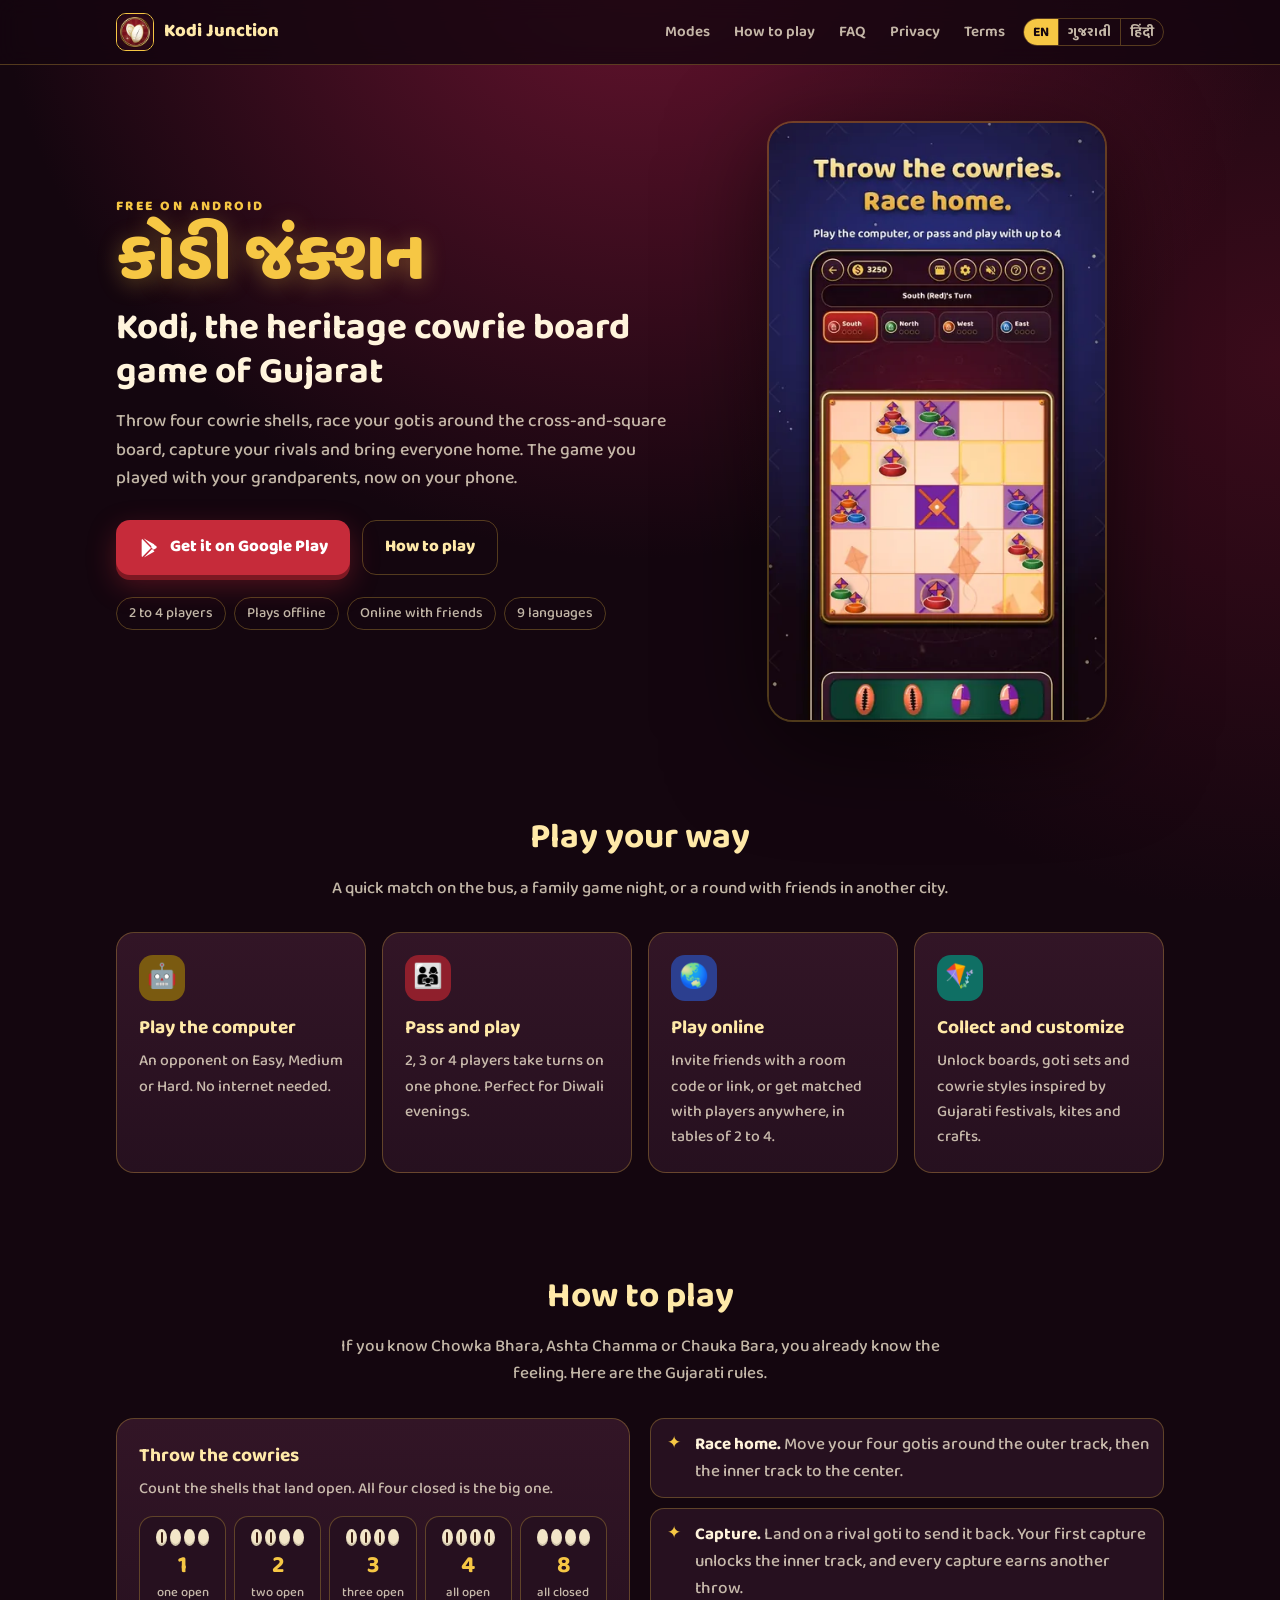
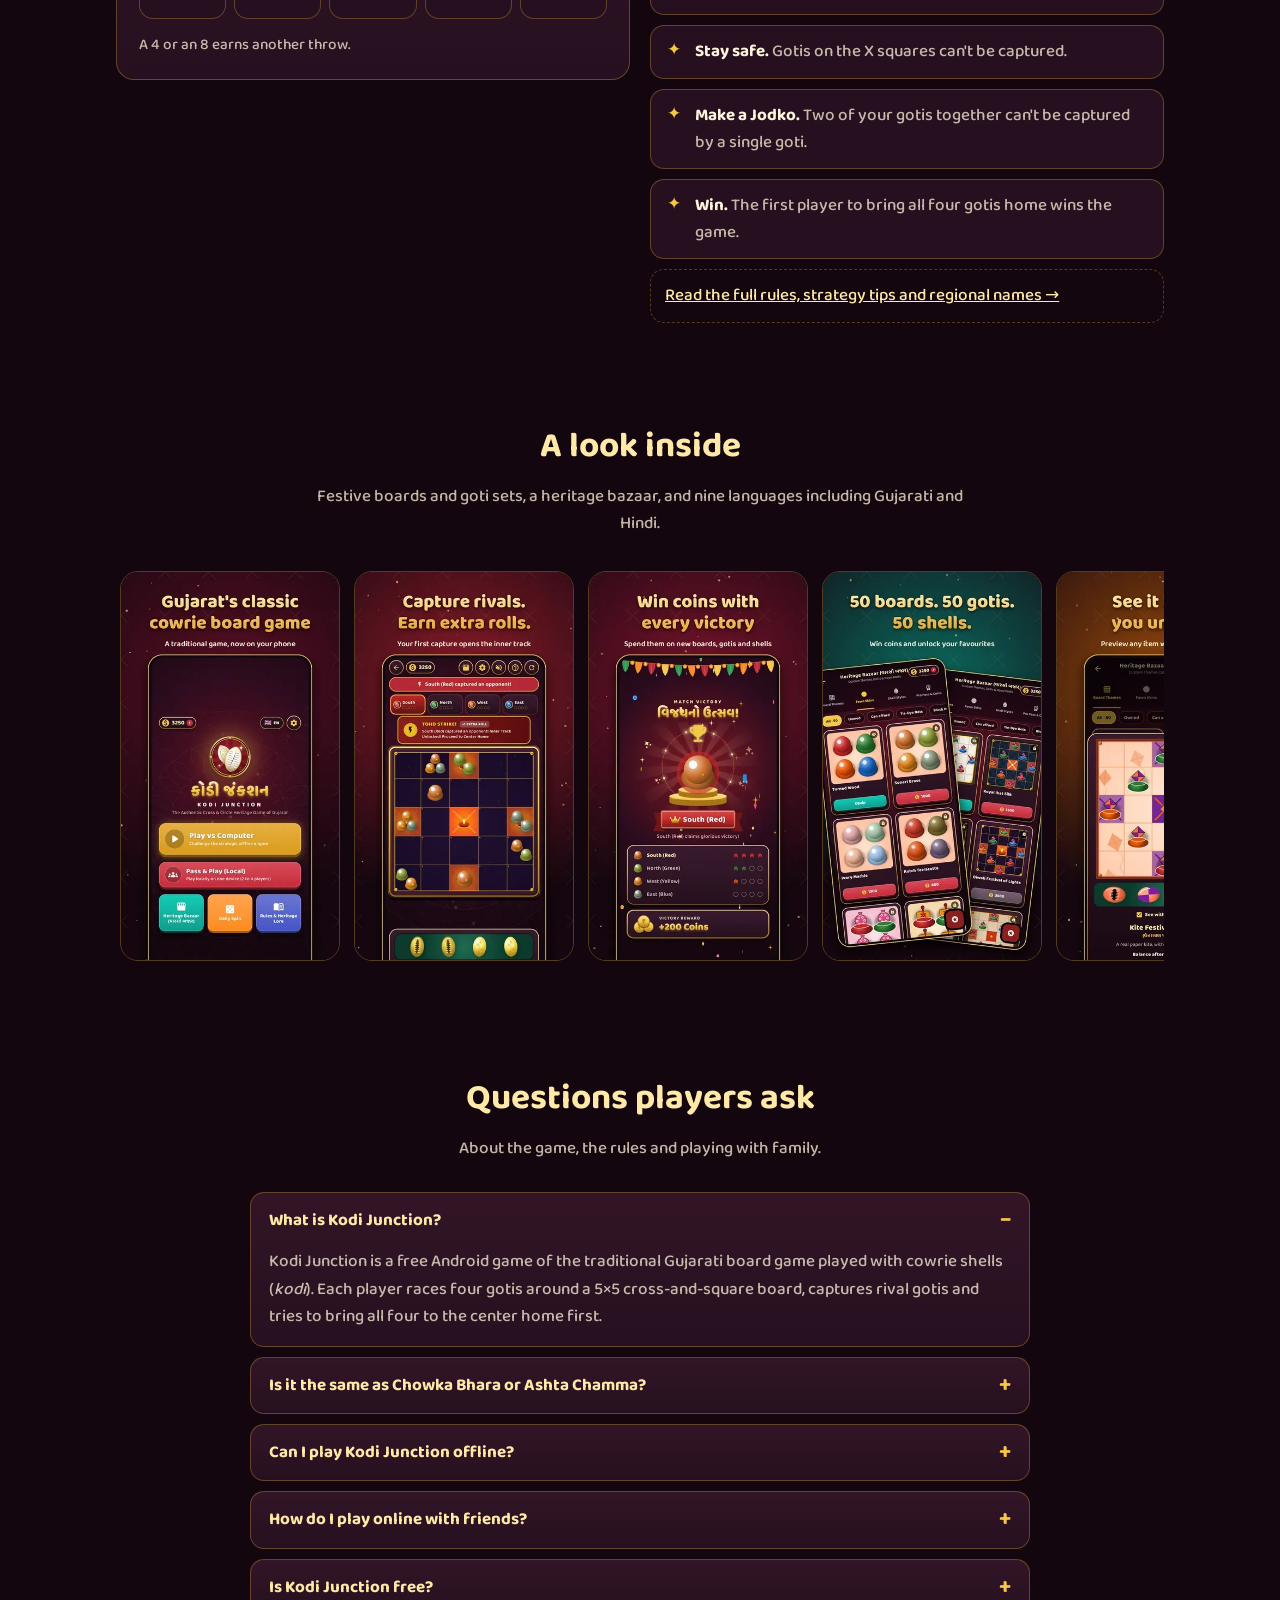
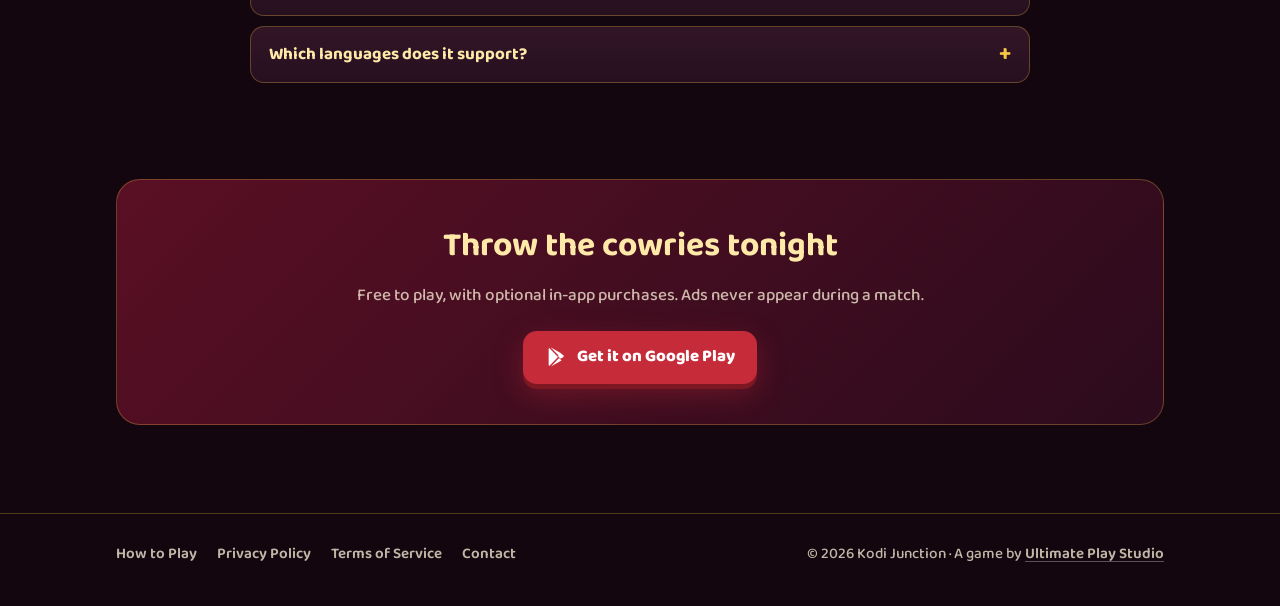
<file: index.html>
<!DOCTYPE html>
<html lang="en">
<head>
<meta charset="utf-8">
<meta name="viewport" content="width=device-width, initial-scale=1">
<title>Kodi Junction – Gujarati Cowrie Board Game | Chowka Bhara</title>
<meta name="description" content="Kodi Junction is the free Gujarati cowrie board game, like Chowka Bhara and Ashta Chamma. Play the computer, pass and play, or online with 2 to 4 players.">
<link rel="canonical" href="https://kodijunction.com/">
<link rel="alternate" hreflang="en" href="https://kodijunction.com/">
<link rel="alternate" hreflang="gu" href="https://kodijunction.com/gu/">
<link rel="alternate" hreflang="hi" href="https://kodijunction.com/hi/">
<link rel="alternate" hreflang="x-default" href="https://kodijunction.com/">
<meta name="robots" content="index, follow, max-image-preview:large">
<meta name="theme-color" content="#14060f">
<meta name="application-name" content="Kodi Junction">
<meta name="google-play-app" content="app-id=com.kodijunction.app">
<link rel="icon" type="image/png" href="/assets/favicon.png">
<link rel="apple-touch-icon" href="/assets/apple-touch-icon.png">
<link rel="manifest" href="/site.webmanifest">
<meta property="og:type" content="website">
<meta property="og:site_name" content="Kodi Junction">
<meta property="og:locale" content="en_US">
<meta property="og:url" content="https://kodijunction.com/">
<meta property="og:title" content="Kodi Junction – The Gujarati Cowrie Board Game">
<meta property="og:description" content="Throw the cowries, race your gotis home. Play the computer, family on one phone, or friends online. Free on Google Play.">
<meta property="og:image" content="https://kodijunction.com/assets/og-image.jpg">
<meta property="og:image:width" content="1024">
<meta property="og:image:height" content="500">
<meta property="og:image:alt" content="Kodi Junction: cowrie shells and gotis on a festive Gujarati board">
<meta name="twitter:card" content="summary_large_image">
<meta name="twitter:title" content="Kodi Junction – The Gujarati Cowrie Board Game">
<meta name="twitter:description" content="Throw the cowries, race your gotis home. Play the computer, family on one phone, or friends online.">
<meta name="twitter:image" content="https://kodijunction.com/assets/og-image.jpg">
<link rel="preload" as="image" type="image/webp" fetchpriority="high" href="/assets/shots/02_match.webp" imagesrcset="/assets/shots/400/02_match.webp 400w, /assets/shots/02_match.webp 540w" imagesizes="(max-width: 820px) min(300px, 82vw), 340px">
<link rel="preload" href="/assets/fonts/baloo-bhai-2-latin.woff2" as="font" type="font/woff2" crossorigin>
<link rel="preload" href="/assets/fonts/baloo-bhai-2-gujarati.woff2" as="font" type="font/woff2" crossorigin>
<link rel="stylesheet" href="/assets/site.css">
<script type="application/ld+json">
{
  "@context": "https://schema.org",
  "@graph": [
    {
      "@type": "Organization",
      "@id": "https://kodijunction.com/#org",
      "name": "Kodi Junction",
      "url": "https://kodijunction.com/",
      "logo": "https://kodijunction.com/assets/icon-192.png",
      "email": "androidpyus@gmail.com",
      "sameAs": ["https://play.google.com/store/apps/details?id=com.kodijunction.app"],
      "parentOrganization": {
        "@type": "Organization",
        "@id": "https://ultimateplaystudio.com/#organization",
        "name": "Ultimate Play Studio",
        "url": "https://ultimateplaystudio.com/"
      }
    },
    {
      "@type": "WebSite",
      "@id": "https://kodijunction.com/#website",
      "name": "Kodi Junction",
      "alternateName": ["કોડી જંક્શન", "Kodi Junction game"],
      "url": "https://kodijunction.com/",
      "inLanguage": "en",
      "publisher": { "@id": "https://kodijunction.com/#org" }
    },
    {
      "@type": ["MobileApplication", "VideoGame"],
      "@id": "https://kodijunction.com/#app",
      "name": "Kodi Junction",
      "alternateName": ["Kodi Junction: Desi Board Game", "કોડી જંક્શન"],
      "description": "The traditional cowrie-shell board game of Gujarat, in the same family as Chowka Bhara, Ashta Chamma and Chauka Bara. Throw four cowries, race four gotis around a 5×5 cross-and-square board, capture rivals and bring everyone home. Play the computer, pass and play with 2 to 4 players, or play online.",
      "url": "https://kodijunction.com/",
      "installUrl": "https://play.google.com/store/apps/details?id=com.kodijunction.app",
      "downloadUrl": "https://play.google.com/store/apps/details?id=com.kodijunction.app",
      "image": "https://kodijunction.com/assets/og-image.jpg",
      "screenshot": [
        "https://kodijunction.com/assets/shots/02_match.webp",
        "https://kodijunction.com/assets/shots/03_capture.webp",
        "https://kodijunction.com/assets/shots/05_collect.webp"
      ],
      "operatingSystem": "Android",
      "applicationCategory": "GameApplication",
      "applicationSubCategory": "Board game",
      "genre": ["Board game", "Strategy", "Family"],
      "gamePlatform": "Android",
      "playMode": ["SinglePlayer", "MultiPlayer"],
      "numberOfPlayers": { "@type": "QuantitativeValue", "minValue": 1, "maxValue": 4 },
      "inLanguage": ["en", "gu", "hi", "es", "fr", "de", "pt", "ar", "ja"],
      "contentRating": "Everyone",
      "isAccessibleForFree": true,
      "publisher": { "@id": "https://kodijunction.com/#org" },
      "offers": { "@type": "Offer", "price": "0", "priceCurrency": "USD", "category": "free" }
    },
    {
      "@type": "FAQPage",
      "@id": "https://kodijunction.com/#faq",
      "mainEntity": [
        { "@type": "Question", "name": "What is Kodi Junction?", "acceptedAnswer": { "@type": "Answer", "text": "Kodi Junction is a free Android game of the traditional Gujarati board game played with cowrie shells (kodi). Each player races four gotis around a 5×5 cross-and-square board, captures rival gotis and tries to bring all four to the center home first." } },
        { "@type": "Question", "name": "Is it the same as Chowka Bhara or Ashta Chamma?", "acceptedAnswer": { "@type": "Answer", "text": "It is the same family of game. Chowka Bhara (Karnataka), Ashta Chamma (Andhra Pradesh and Telangana) and Chauka Bara are regional names for race-and-capture games played with cowries on a square board. Kodi Junction uses the Gujarati rules: a 5×5 board, throws of 1, 2, 3, 4 and 8, the Tohd capture rule and the Jodko pair." } },
        { "@type": "Question", "name": "Can I play Kodi Junction offline?", "acceptedAnswer": { "@type": "Answer", "text": "Yes. Matches against the computer and pass-and-play games with 2 to 4 players on one phone work with no internet and no account." } },
        { "@type": "Question", "name": "How do I play online with friends?", "acceptedAnswer": { "@type": "Answer", "text": "Tap Play Online, create a private room and share the room code or invite link. Up to four players can join, and computer players fill any empty seats. You can also match with anyone online." } },
        { "@type": "Question", "name": "Is Kodi Junction free?", "acceptedAnswer": { "@type": "Answer", "text": "Yes. The game is free to download and play, with optional in-app purchases. The Pro Pass removes banner and between-match ads, and ads never appear during a match." } },
        { "@type": "Question", "name": "Which languages does it support?", "acceptedAnswer": { "@type": "Answer", "text": "Nine: English, Gujarati, Hindi, Spanish, French, German, Portuguese, Arabic and Japanese." } }
      ]
    }
  ]
}
</script>
</head>
<body>
<header class="site-header">
  <div class="wrap">
    <a class="brand" href="/"><img src="/assets/icon-96.webp" alt="" width="38" height="38"><span>Kodi Junction</span></a>
    <div class="header-end">
      <nav class="nav" aria-label="Main">
        <a class="optional" href="#modes">Modes</a>
        <a href="/how-to-play.html">How to play</a>
        <a class="optional" href="#faq">FAQ</a>
        <a class="optional" href="/privacy.html">Privacy</a>
        <a class="optional" href="/terms.html">Terms</a>
      </nav>
      <nav class="lang-switch" aria-label="Language">
        <a href="/" hreflang="en" lang="en" aria-current="true">EN</a>
        <a href="/gu/" hreflang="gu" lang="gu">ગુજરાતી</a>
        <a href="/hi/" hreflang="hi" lang="hi">हिंदी</a>
      </nav>
    </div>
  </div>
</header>

<main>
  <section class="hero">
    <div class="wrap">
      <div>
        <div class="eyebrow">Free on Android</div>
        <div class="gujarati" lang="gu">કોડી જંક્શન</div>
        <h1>Kodi, the heritage cowrie board game of Gujarat</h1>
        <div class="lead">Throw four cowrie shells, race your gotis around the cross-and-square board, capture your rivals and bring everyone home. The game you played with your grandparents, now on your phone.</div>
        <div class="actions">
          <a class="btn btn-play" href="https://play.google.com/store/apps/details?id=com.kodijunction.app&amp;referrer=utm_source%3Dkodijunction.com%26utm_medium%3Dwebsite%26utm_campaign%3Dhero">
            <svg viewBox="0 0 24 24" aria-hidden="true"><path fill="currentColor" d="M4.6 2.3a1.4 1.4 0 0 0-.6 1.2v17a1.4 1.4 0 0 0 .6 1.2l9.6-9.7zm10.8 8.5 2.6-2.6L6.4 1.6l-.2-.1zm0 2.4-9.2 9.3.2-.1 11.6-6.6zm4.4-3.5-2.9-1.6-2.8 2.9 2.8 2.9 2.9-1.7c.8-.4.8-2 0-2.5z"/></svg>
            Get it on Google Play
          </a>
          <a class="btn btn-ghost" href="#how">How to play</a>
        </div>
        <ul class="chips" aria-label="Highlights">
          <li>2 to 4 players</li>
          <li>Plays offline</li>
          <li>Online with friends</li>
          <li>9 languages</li>
        </ul>
      </div>
      <div class="hero-shot">
        <img src="/assets/shots/02_match.webp" srcset="/assets/shots/400/02_match.webp 400w, /assets/shots/02_match.webp 540w" sizes="(max-width: 820px) min(300px, 82vw), 340px" width="540" height="960" fetchpriority="high" alt="A four-player match on the Kodi Junction board, with cowrie shells ready to throw">
      </div>
    </div>
  </section>

  <section id="modes">
    <div class="wrap">
      <h2 class="section-title">Play your way</h2>
      <div class="section-sub">A quick match on the bus, a family game night, or a round with friends in another city.</div>
      <div class="cards">
        <div class="card">
          <div class="icon" style="background:#7a5a10" aria-hidden="true">🤖</div>
          <h3>Play the computer</h3>
          <p>An opponent on Easy, Medium or Hard. No internet needed.</p>
        </div>
        <div class="card">
          <div class="icon" style="background:#8f1f2c" aria-hidden="true">👨‍👩‍👧</div>
          <h3>Pass and play</h3>
          <p>2, 3 or 4 players take turns on one phone. Perfect for Diwali evenings.</p>
        </div>
        <div class="card">
          <div class="icon" style="background:#2c3f8f" aria-hidden="true">🌏</div>
          <h3>Play online</h3>
          <p>Invite friends with a room code or link, or get matched with players anywhere, in tables of 2 to 4.</p>
        </div>
        <div class="card">
          <div class="icon" style="background:#0f6f64" aria-hidden="true">🪁</div>
          <h3>Collect and customize</h3>
          <p>Unlock boards, goti sets and cowrie styles inspired by Gujarati festivals, kites and crafts.</p>
        </div>
      </div>
    </div>
  </section>

  <section id="how">
    <div class="wrap">
      <h2 class="section-title">How to play</h2>
      <div class="section-sub">If you know Chowka Bhara, Ashta Chamma or Chauka Bara, you already know the feeling. Here are the Gujarati rules.</div>
      <div class="how">
        <div class="card">
          <h3>Throw the cowries</h3>
          <p>Count the shells that land open. All four closed is the big one.</p>
          <div class="throws" style="margin-top:14px" role="list">
            <div class="throw" role="listitem"><div class="shells" aria-hidden="true"><i class="shell open"></i><i class="shell"></i><i class="shell"></i><i class="shell"></i></div><strong>1</strong><span>one open</span></div>
            <div class="throw" role="listitem"><div class="shells" aria-hidden="true"><i class="shell open"></i><i class="shell open"></i><i class="shell"></i><i class="shell"></i></div><strong>2</strong><span>two open</span></div>
            <div class="throw" role="listitem"><div class="shells" aria-hidden="true"><i class="shell open"></i><i class="shell open"></i><i class="shell open"></i><i class="shell"></i></div><strong>3</strong><span>three open</span></div>
            <div class="throw" role="listitem"><div class="shells" aria-hidden="true"><i class="shell open"></i><i class="shell open"></i><i class="shell open"></i><i class="shell open"></i></div><strong>4</strong><span>all open</span></div>
            <div class="throw" role="listitem"><div class="shells" aria-hidden="true"><i class="shell"></i><i class="shell"></i><i class="shell"></i><i class="shell"></i></div><strong>8</strong><span>all closed</span></div>
          </div>
          <div class="note">A 4 or an 8 earns another throw.</div>
        </div>
        <ul class="rules">
          <li><strong>Race home.</strong> Move your four gotis around the outer track, then the inner track to the center.</li>
          <li><strong>Capture.</strong> Land on a rival goti to send it back. Your first capture unlocks the inner track, and every capture earns another throw.</li>
          <li><strong>Stay safe.</strong> Gotis on the X squares can't be captured.</li>
          <li><strong>Make a Jodko.</strong> Two of your gotis together can't be captured by a single goti.</li>
          <li><strong>Win.</strong> The first player to bring all four gotis home wins the game.</li>
          <li class="more"><a href="/how-to-play.html">Read the full rules, strategy tips and regional names →</a></li>
        </ul>
      </div>
    </div>
  </section>

  <section aria-label="Screenshots">
    <div class="wrap">
      <h2 class="section-title">A look inside</h2>
      <div class="section-sub">Festive boards and goti sets, a heritage bazaar, and nine languages including Gujarati and Hindi.</div>
      <div class="shots" tabindex="0" aria-label="Screenshots, scroll sideways">
        <img src="/assets/shots/01_menu.webp" srcset="/assets/shots/400/01_menu.webp 400w, /assets/shots/01_menu.webp 540w" sizes="220px" width="540" height="960" loading="lazy" decoding="async" alt="The Kodi Junction main menu">
        <img src="/assets/shots/03_capture.webp" srcset="/assets/shots/400/03_capture.webp 400w, /assets/shots/03_capture.webp 540w" sizes="220px" width="540" height="960" loading="lazy" decoding="async" alt="Capturing a rival goti">
        <img src="/assets/shots/04_victory.webp" srcset="/assets/shots/400/04_victory.webp 400w, /assets/shots/04_victory.webp 540w" sizes="220px" width="540" height="960" loading="lazy" decoding="async" alt="The victory celebration">
        <img src="/assets/shots/05_collect.webp" srcset="/assets/shots/400/05_collect.webp 400w, /assets/shots/05_collect.webp 540w" sizes="220px" width="540" height="960" loading="lazy" decoding="async" alt="Boards, goti sets and shells in the Heritage Bazaar">
        <img src="/assets/shots/06_preview.webp" srcset="/assets/shots/400/06_preview.webp 400w, /assets/shots/06_preview.webp 540w" sizes="220px" width="540" height="960" loading="lazy" decoding="async" alt="Previewing a board theme before unlocking it">
        <img src="/assets/shots/07_languages.webp" srcset="/assets/shots/400/07_languages.webp 400w, /assets/shots/07_languages.webp 540w" sizes="220px" width="540" height="960" loading="lazy" decoding="async" alt="The game in nine languages">
      </div>
    </div>
  </section>

  <section id="faq">
    <div class="wrap">
      <h2 class="section-title">Questions players ask</h2>
      <div class="section-sub">About the game, the rules and playing with family.</div>
      <div class="faq">
        <details open>
          <summary>What is Kodi Junction?</summary>
          <p>Kodi Junction is a free Android game of the traditional Gujarati board game played with cowrie shells (<em>kodi</em>). Each player races four gotis around a 5×5 cross-and-square board, captures rival gotis and tries to bring all four to the center home first.</p>
        </details>
        <details>
          <summary>Is it the same as Chowka Bhara or Ashta Chamma?</summary>
          <p>It is the same family of game. Chowka Bhara (Karnataka), Ashta Chamma (Andhra Pradesh and Telangana) and Chauka Bara are regional names for race-and-capture games played with cowries on a square board. Kodi Junction uses the Gujarati rules: a 5×5 board, throws of 1, 2, 3, 4 and 8, the Tohd capture rule and the Jodko pair. <a href="/how-to-play.html#names">More on the regional names</a>.</p>
        </details>
        <details>
          <summary>Can I play Kodi Junction offline?</summary>
          <p>Yes. Matches against the computer and pass-and-play games with 2 to 4 players on one phone work with no internet and no account.</p>
        </details>
        <details>
          <summary>How do I play online with friends?</summary>
          <p>Tap Play Online, create a private room and share the room code or invite link. Up to four players can join, and computer players fill any empty seats. You can also match with anyone online.</p>
        </details>
        <details>
          <summary>Is Kodi Junction free?</summary>
          <p>Yes. The game is free to download and play, with optional in-app purchases. The Pro Pass removes banner and between-match ads, and ads never appear during a match.</p>
        </details>
        <details>
          <summary>Which languages does it support?</summary>
          <p>Nine: English, Gujarati, Hindi, Spanish, French, German, Portuguese, Arabic and Japanese.</p>
        </details>
      </div>
    </div>
  </section>

  <section>
    <div class="wrap">
      <div class="cta">
        <h2>Throw the cowries tonight</h2>
        <div class="section-sub">Free to play, with optional in-app purchases. Ads never appear during a match.</div>
        <a class="btn btn-play" href="https://play.google.com/store/apps/details?id=com.kodijunction.app&amp;referrer=utm_source%3Dkodijunction.com%26utm_medium%3Dwebsite%26utm_campaign%3Dfooter_cta">
          <svg viewBox="0 0 24 24" aria-hidden="true"><path fill="currentColor" d="M4.6 2.3a1.4 1.4 0 0 0-.6 1.2v17a1.4 1.4 0 0 0 .6 1.2l9.6-9.7zm10.8 8.5 2.6-2.6L6.4 1.6l-.2-.1zm0 2.4-9.2 9.3.2-.1 11.6-6.6zm4.4-3.5-2.9-1.6-2.8 2.9 2.8 2.9 2.9-1.7c.8-.4.8-2 0-2.5z"/></svg>
          Get it on Google Play
        </a>
      </div>
    </div>
  </section>
</main>

<footer class="site-footer">
  <div class="wrap">
    <nav class="footer-links" aria-label="Site">
      <a href="/how-to-play.html">How to Play</a>
      <a href="/privacy.html">Privacy Policy</a>
      <a href="/terms.html">Terms of Service</a>
      <a href="mailto:androidpyus@gmail.com">Contact</a>
    </nav>
    <div>© 2026 Kodi Junction · A game by <a href="https://ultimateplaystudio.com/">Ultimate Play Studio</a></div>
  </div>
</footer>
</body>
</html>
</file>
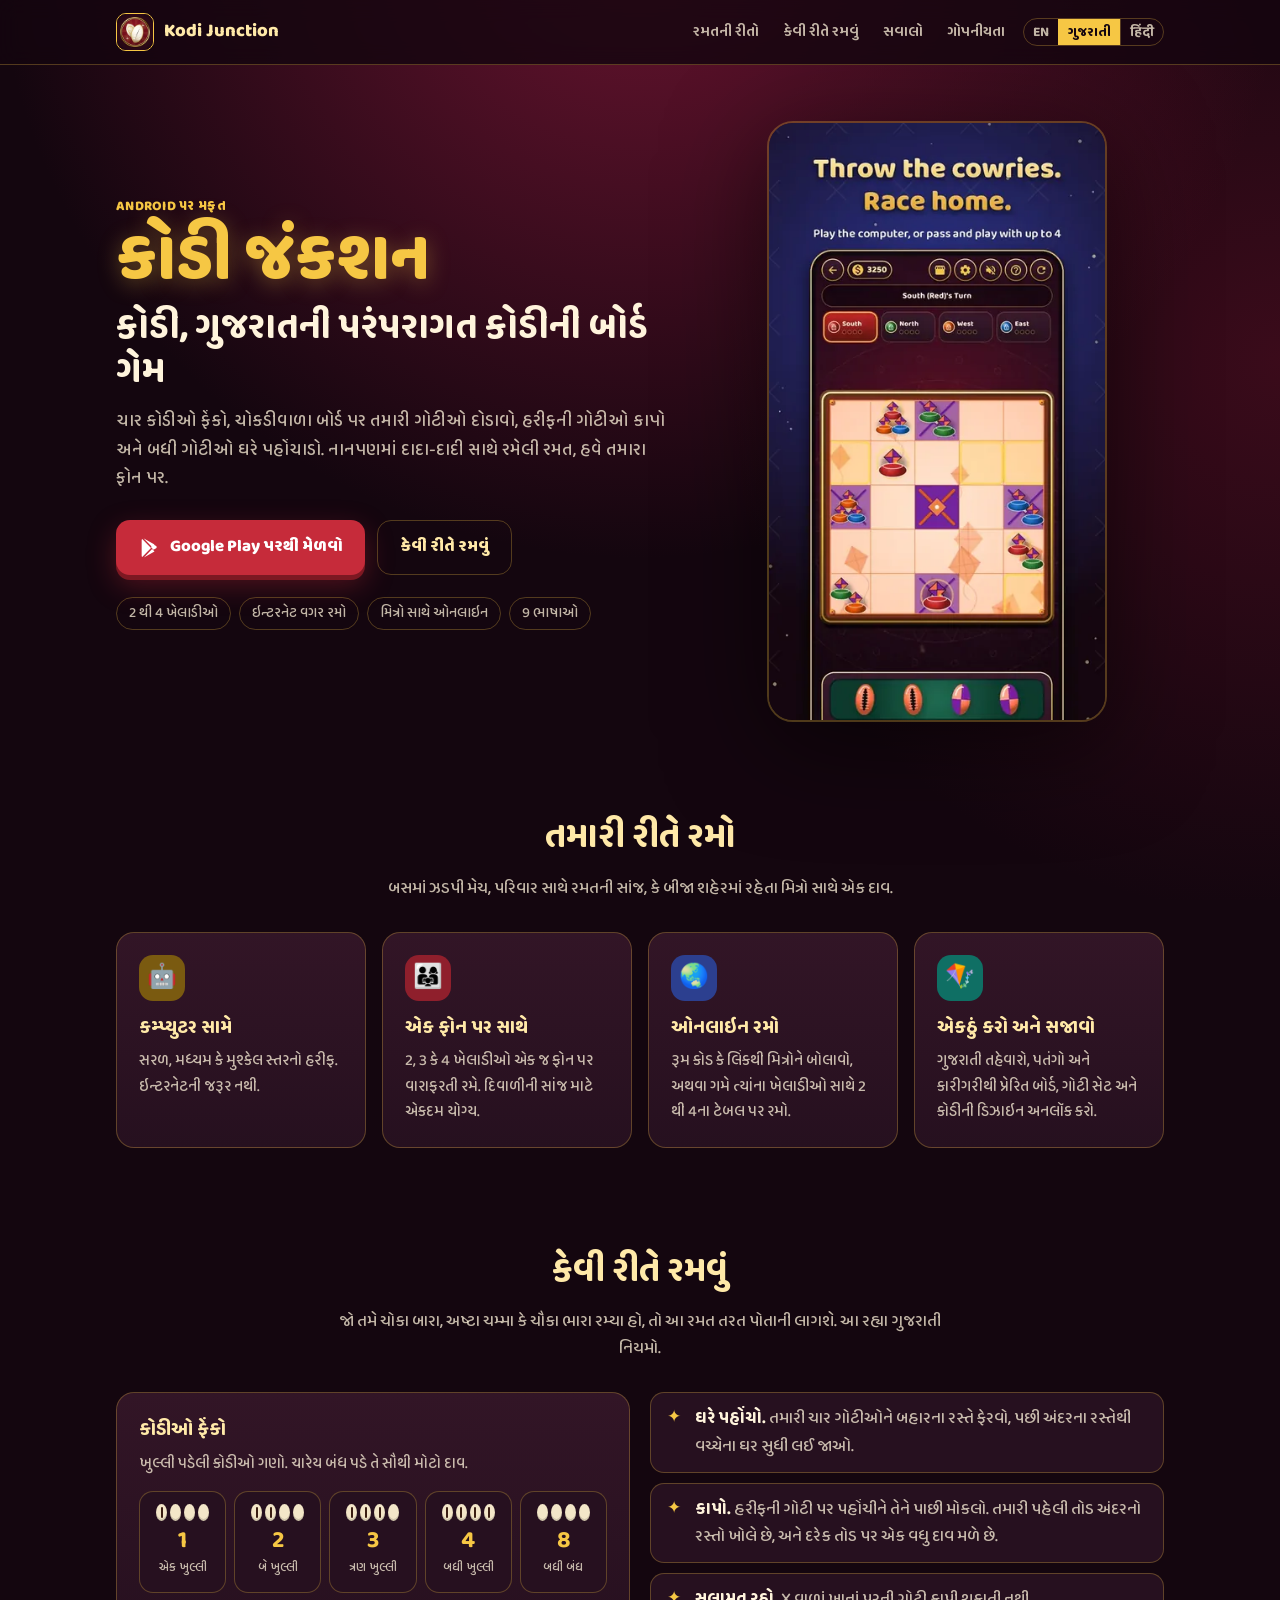
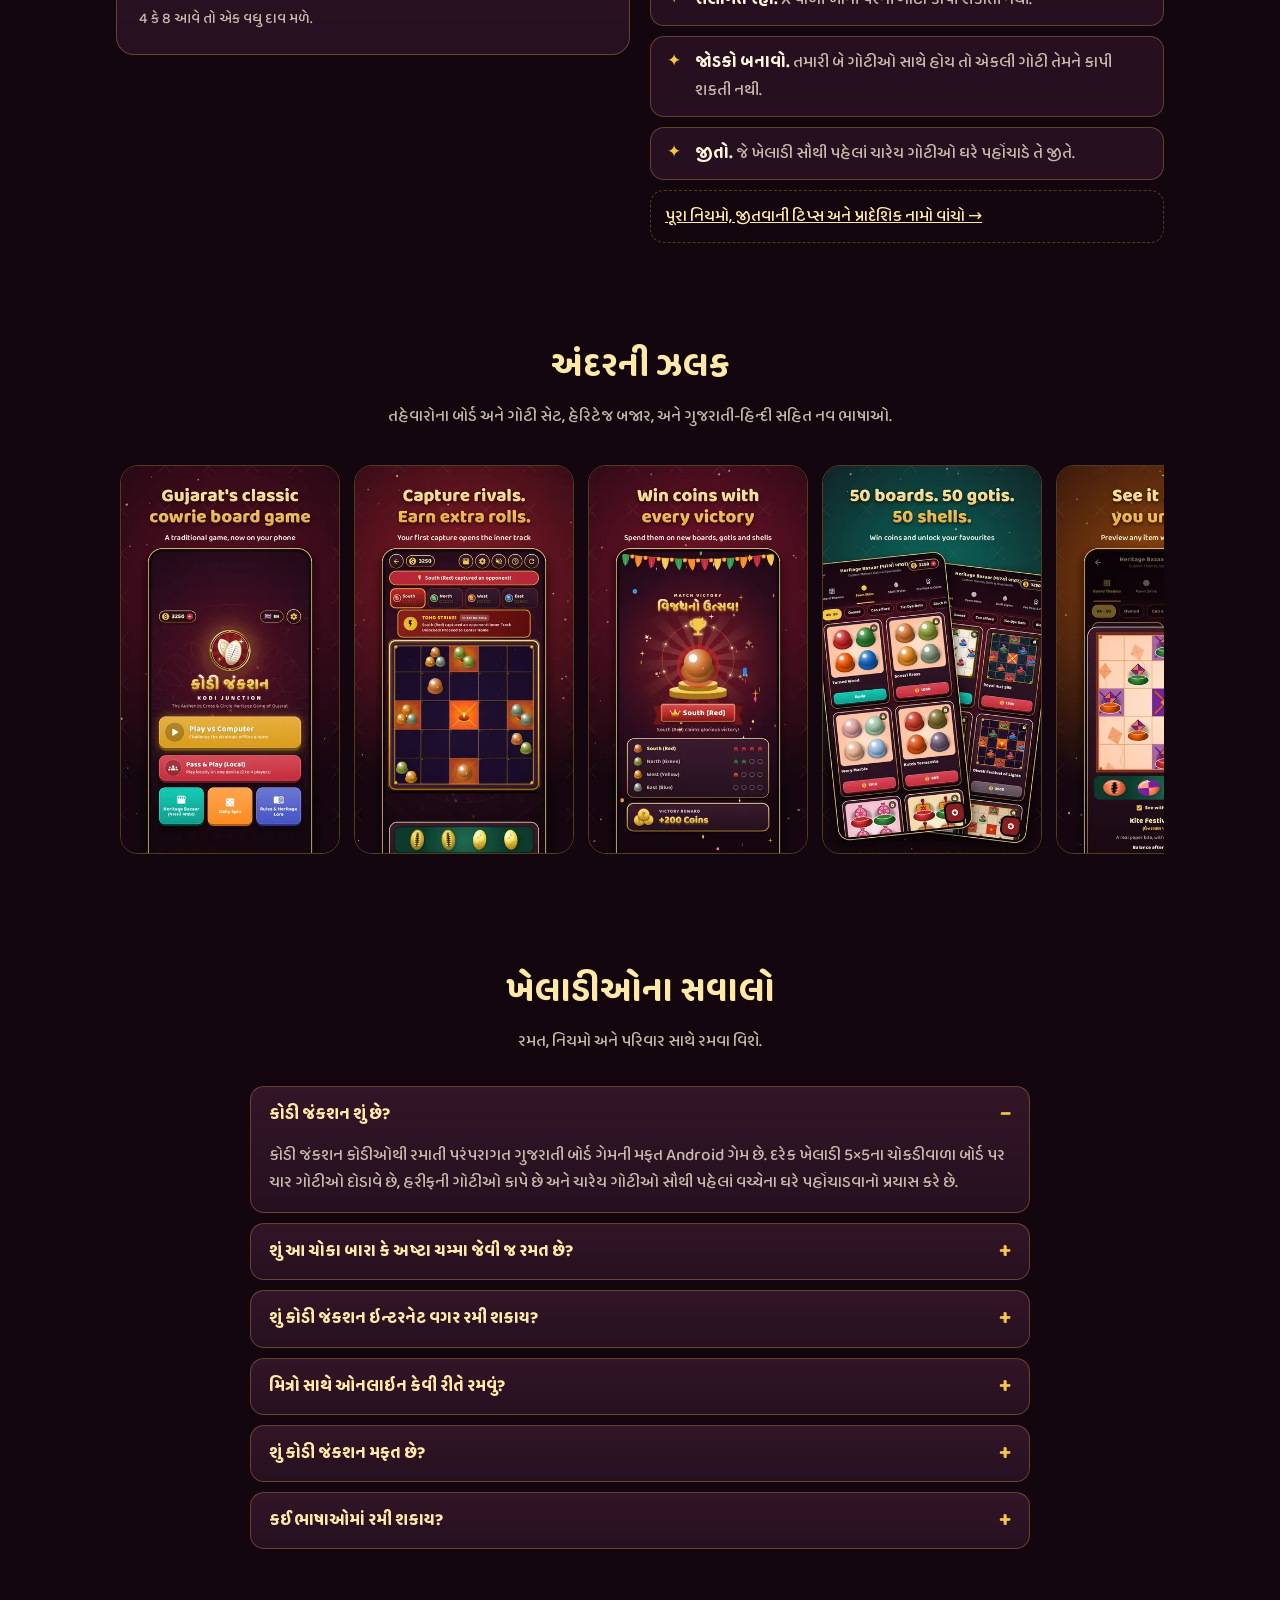
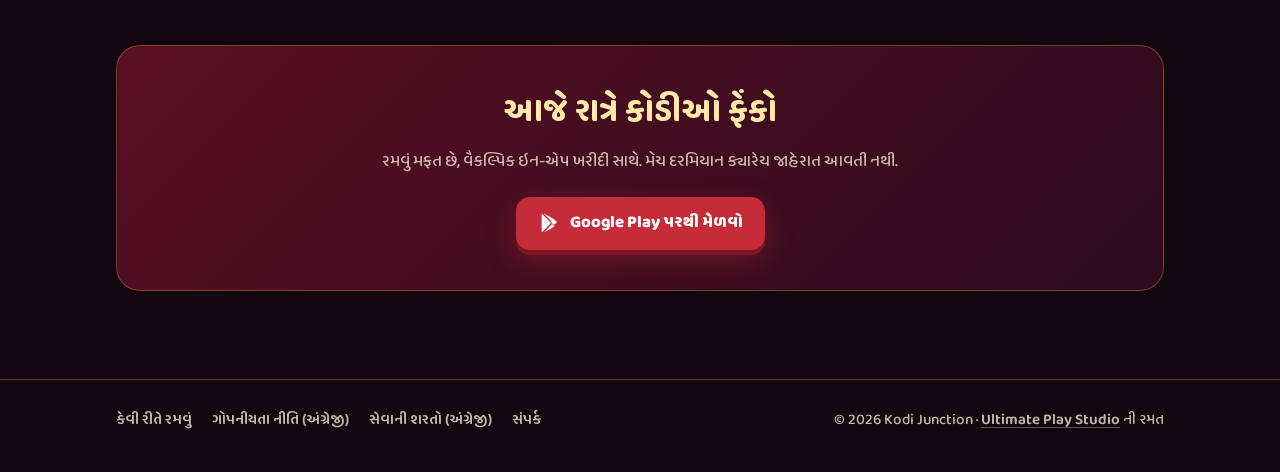
<file: gu/index.html>
<!DOCTYPE html>
<html lang="gu">
<head>
<meta charset="utf-8">
<meta name="viewport" content="width=device-width, initial-scale=1">
<title>કોડી જંકશન – ગુજરાતી કોડીની બોર્ડ ગેમ | ચોકા બારા જેવી રમત</title>
<meta name="description" content="કોડી જંકશન મફત ગુજરાતી કોડીની બોર્ડ ગેમ છે, ચોકા બારા અને અષ્ટા ચમ્મા જેવી. કમ્પ્યુટર સામે, એક ફોન પર પરિવાર સાથે કે ઓનલાઇન 2 થી 4 ખેલાડીઓ સાથે રમો.">
<link rel="canonical" href="https://kodijunction.com/gu/">
<link rel="alternate" hreflang="en" href="https://kodijunction.com/">
<link rel="alternate" hreflang="gu" href="https://kodijunction.com/gu/">
<link rel="alternate" hreflang="hi" href="https://kodijunction.com/hi/">
<link rel="alternate" hreflang="x-default" href="https://kodijunction.com/">
<meta name="robots" content="index, follow, max-image-preview:large">
<meta name="theme-color" content="#14060f">
<meta name="application-name" content="Kodi Junction">
<meta name="google-play-app" content="app-id=com.kodijunction.app">
<link rel="icon" type="image/png" href="/assets/favicon.png">
<link rel="apple-touch-icon" href="/assets/apple-touch-icon.png">
<link rel="manifest" href="/site.webmanifest">
<meta property="og:type" content="website">
<meta property="og:site_name" content="Kodi Junction">
<meta property="og:locale" content="gu_IN">
<meta property="og:locale:alternate" content="en_US">
<meta property="og:locale:alternate" content="hi_IN">
<meta property="og:url" content="https://kodijunction.com/gu/">
<meta property="og:title" content="કોડી જંકશન – ગુજરાતની કોડીની બોર્ડ ગેમ">
<meta property="og:description" content="કોડીઓ ફેંકો, ગોટીઓ ઘરે પહોંચાડો. કમ્પ્યુટર સામે, એક ફોન પર પરિવાર સાથે કે મિત્રો સાથે ઓનલાઇન રમો. Google Play પર મફત.">
<meta property="og:image" content="https://kodijunction.com/assets/og-image.jpg">
<meta property="og:image:width" content="1024">
<meta property="og:image:height" content="500">
<meta property="og:image:alt" content="કોડી જંકશન: તહેવારના ગુજરાતી બોર્ડ પર કોડીઓ અને ગોટીઓ">
<meta name="twitter:card" content="summary_large_image">
<meta name="twitter:title" content="કોડી જંકશન – ગુજરાતની કોડીની બોર્ડ ગેમ">
<meta name="twitter:description" content="કોડીઓ ફેંકો, ગોટીઓ ઘરે પહોંચાડો. કમ્પ્યુટર સામે, એક ફોન પર પરિવાર સાથે કે મિત્રો સાથે ઓનલાઇન રમો.">
<meta name="twitter:image" content="https://kodijunction.com/assets/og-image.jpg">
<link rel="preload" as="image" type="image/webp" fetchpriority="high" href="/assets/shots/02_match.webp" imagesrcset="/assets/shots/400/02_match.webp 400w, /assets/shots/02_match.webp 540w" imagesizes="(max-width: 820px) min(300px, 82vw), 340px">
<link rel="preload" href="/assets/fonts/baloo-bhai-2-gujarati-text.woff2" as="font" type="font/woff2" crossorigin>
<link rel="preload" href="/assets/fonts/baloo-bhai-2-latin.woff2" as="font" type="font/woff2" crossorigin>
<link rel="stylesheet" href="/assets/site.css">
<style>
/* Every Gujarati letter on the Gujarati pages; replaces the site's small title subset here. */
@font-face { font-family: "Baloo Bhai 2"; font-style: normal; font-weight: 500 800; font-display: swap;
  src: url(/assets/fonts/baloo-bhai-2-gujarati-text.woff2) format("woff2");
  unicode-range: U+0951-0952, U+0964-0965, U+0A80-0AFF, U+200C-200D, U+20B9, U+25CC, U+A830-A839; }
</style>
<script type="application/ld+json">
{
  "@context": "https://schema.org",
  "@graph": [
    {
      "@type": "WebPage",
      "@id": "https://kodijunction.com/gu/#page",
      "url": "https://kodijunction.com/gu/",
      "name": "કોડી જંકશન – ગુજરાતી કોડીની બોર્ડ ગેમ",
      "inLanguage": "gu",
      "isPartOf": { "@id": "https://kodijunction.com/#website" },
      "about": { "@id": "https://kodijunction.com/#app" },
      "primaryImageOfPage": "https://kodijunction.com/assets/og-image.jpg"
    },
    {
      "@type": "FAQPage",
      "@id": "https://kodijunction.com/gu/#faq",
      "inLanguage": "gu",
      "mainEntity": [
        { "@type": "Question", "name": "કોડી જંકશન શું છે?", "acceptedAnswer": { "@type": "Answer", "text": "કોડી જંકશન કોડીઓથી રમાતી પરંપરાગત ગુજરાતી બોર્ડ ગેમની મફત Android ગેમ છે. દરેક ખેલાડી 5×5ના ચોકડીવાળા બોર્ડ પર ચાર ગોટીઓ દોડાવે છે, હરીફની ગોટીઓ કાપે છે અને ચારેય ગોટીઓ સૌથી પહેલાં વચ્ચેના ઘરે પહોંચાડવાનો પ્રયાસ કરે છે." } },
        { "@type": "Question", "name": "શું આ ચોકા બારા કે અષ્ટા ચમ્મા જેવી જ રમત છે?", "acceptedAnswer": { "@type": "Answer", "text": "હા, આ એ જ પરિવારની રમત છે. ચૌકા ભારા (કર્ણાટક), અષ્ટા ચમ્મા (આંધ્ર પ્રદેશ અને તેલંગાણા) અને ચોકા બારા એ ચોરસ બોર્ડ પર કોડીઓથી રમાતી દોડ અને કાપની રમતોનાં પ્રાદેશિક નામ છે. કોડી જંકશન ગુજરાતી નિયમો વાપરે છે: 5×5નું બોર્ડ, 1, 2, 3, 4 અને 8ના દાવ, તોડનો નિયમ અને જોડકો." } },
        { "@type": "Question", "name": "શું કોડી જંકશન ઇન્ટરનેટ વગર રમી શકાય?", "acceptedAnswer": { "@type": "Answer", "text": "હા. કમ્પ્યુટર સામેની મેચ અને એક ફોન પર 2 થી 4 ખેલાડીઓની રમત ઇન્ટરનેટ અને એકાઉન્ટ વગર ચાલે છે." } },
        { "@type": "Question", "name": "મિત્રો સાથે ઓનલાઇન કેવી રીતે રમવું?", "acceptedAnswer": { "@type": "Answer", "text": "ઓનલાઇન રમો દબાવો, ખાનગી રૂમ બનાવો અને રૂમ કોડ કે આમંત્રણ લિંક મોકલો. ચાર ખેલાડીઓ સુધી જોડાઈ શકે છે, અને ખાલી જગ્યાએ કમ્પ્યુટર રમે છે. તમે ઓનલાઇન કોઈ પણ ખેલાડી સાથે મેચ પણ રમી શકો છો." } },
        { "@type": "Question", "name": "શું કોડી જંકશન મફત છે?", "acceptedAnswer": { "@type": "Answer", "text": "હા. ગેમ ડાઉનલોડ કરવી અને રમવી મફત છે, વૈકલ્પિક ઇન-એપ ખરીદી સાથે. પ્રો પાસ બેનર અને મેચ વચ્ચેની જાહેરાતો દૂર કરે છે, અને મેચ દરમિયાન ક્યારેય જાહેરાત આવતી નથી." } },
        { "@type": "Question", "name": "કઈ ભાષાઓમાં રમી શકાય?", "acceptedAnswer": { "@type": "Answer", "text": "નવ ભાષાઓમાં: ગુજરાતી, હિન્દી, અંગ્રેજી, સ્પેનિશ, ફ્રેન્ચ, જર્મન, પોર્ટુગીઝ, અરબી અને જાપાનીઝ." } }
      ]
    }
  ]
}
</script>
</head>
<body>
<header class="site-header">
  <div class="wrap">
    <a class="brand" href="/gu/"><img src="/assets/icon-96.webp" alt="" width="38" height="38"><span>Kodi Junction</span></a>
    <div class="header-end">
      <nav class="nav" aria-label="મુખ્ય">
        <a class="optional" href="#modes">રમતની રીતો</a>
        <a href="/gu/how-to-play.html">કેવી રીતે રમવું</a>
        <a class="optional" href="#faq">સવાલો</a>
        <a class="optional" href="/privacy.html" hreflang="en">ગોપનીયતા</a>
      </nav>
      <nav class="lang-switch" aria-label="ભાષા">
        <a href="/" hreflang="en" lang="en">EN</a>
        <a href="/gu/" hreflang="gu" lang="gu" aria-current="true">ગુજરાતી</a>
        <a href="/hi/" hreflang="hi" lang="hi">हिंदी</a>
      </nav>
    </div>
  </div>
</header>

<main>
  <section class="hero">
    <div class="wrap">
      <div>
        <div class="eyebrow">Android પર મફત</div>
        <div class="gujarati">કોડી જંકશન</div>
        <h1>કોડી, ગુજરાતની પરંપરાગત કોડીની બોર્ડ ગેમ</h1>
        <div class="lead">ચાર કોડીઓ ફેંકો, ચોકડીવાળા બોર્ડ પર તમારી ગોટીઓ દોડાવો, હરીફની ગોટીઓ કાપો અને બધી ગોટીઓ ઘરે પહોંચાડો. નાનપણમાં દાદા-દાદી સાથે રમેલી રમત, હવે તમારા ફોન પર.</div>
        <div class="actions">
          <a class="btn btn-play" href="https://play.google.com/store/apps/details?id=com.kodijunction.app&amp;hl=gu&amp;referrer=utm_source%3Dkodijunction.com%26utm_medium%3Dwebsite%26utm_campaign%3Dgu_hero">
            <svg viewBox="0 0 24 24" aria-hidden="true"><path fill="currentColor" d="M4.6 2.3a1.4 1.4 0 0 0-.6 1.2v17a1.4 1.4 0 0 0 .6 1.2l9.6-9.7zm10.8 8.5 2.6-2.6L6.4 1.6l-.2-.1zm0 2.4-9.2 9.3.2-.1 11.6-6.6zm4.4-3.5-2.9-1.6-2.8 2.9 2.8 2.9 2.9-1.7c.8-.4.8-2 0-2.5z"/></svg>
            Google Play પરથી મેળવો
          </a>
          <a class="btn btn-ghost" href="#how">કેવી રીતે રમવું</a>
        </div>
        <ul class="chips" aria-label="મુખ્ય વાતો">
          <li>2 થી 4 ખેલાડીઓ</li>
          <li>ઇન્ટરનેટ વગર રમો</li>
          <li>મિત્રો સાથે ઓનલાઇન</li>
          <li>9 ભાષાઓ</li>
        </ul>
      </div>
      <div class="hero-shot">
        <img src="/assets/shots/02_match.webp" srcset="/assets/shots/400/02_match.webp 400w, /assets/shots/02_match.webp 540w" sizes="(max-width: 820px) min(300px, 82vw), 340px" width="540" height="960" fetchpriority="high" alt="કોડી જંકશનના બોર્ડ પર ચાર ખેલાડીઓની મેચ, ફેંકવા માટે તૈયાર કોડીઓ સાથે">
      </div>
    </div>
  </section>

  <section id="modes">
    <div class="wrap">
      <h2 class="section-title">તમારી રીતે રમો</h2>
      <div class="section-sub">બસમાં ઝડપી મેચ, પરિવાર સાથે રમતની સાંજ, કે બીજા શહેરમાં રહેતા મિત્રો સાથે એક દાવ.</div>
      <div class="cards">
        <div class="card">
          <div class="icon" style="background:#7a5a10" aria-hidden="true">🤖</div>
          <h3>કમ્પ્યુટર સામે</h3>
          <p>સરળ, મધ્યમ કે મુશ્કેલ સ્તરનો હરીફ. ઇન્ટરનેટની જરૂર નથી.</p>
        </div>
        <div class="card">
          <div class="icon" style="background:#8f1f2c" aria-hidden="true">👨‍👩‍👧</div>
          <h3>એક ફોન પર સાથે</h3>
          <p>2, 3 કે 4 ખેલાડીઓ એક જ ફોન પર વારાફરતી રમે. દિવાળીની સાંજ માટે એકદમ યોગ્ય.</p>
        </div>
        <div class="card">
          <div class="icon" style="background:#2c3f8f" aria-hidden="true">🌏</div>
          <h3>ઓનલાઇન રમો</h3>
          <p>રૂમ કોડ કે લિંકથી મિત્રોને બોલાવો, અથવા ગમે ત્યાંના ખેલાડીઓ સાથે 2 થી 4ના ટેબલ પર રમો.</p>
        </div>
        <div class="card">
          <div class="icon" style="background:#0f6f64" aria-hidden="true">🪁</div>
          <h3>એકઠું કરો અને સજાવો</h3>
          <p>ગુજરાતી તહેવારો, પતંગો અને કારીગરીથી પ્રેરિત બોર્ડ, ગોટી સેટ અને કોડીની ડિઝાઇન અનલૉક કરો.</p>
        </div>
      </div>
    </div>
  </section>

  <section id="how">
    <div class="wrap">
      <h2 class="section-title">કેવી રીતે રમવું</h2>
      <div class="section-sub">જો તમે ચોકા બારા, અષ્ટા ચમ્મા કે ચૌકા ભારા રમ્યા હો, તો આ રમત તરત પોતાની લાગશે. આ રહ્યા ગુજરાતી નિયમો.</div>
      <div class="how">
        <div class="card">
          <h3>કોડીઓ ફેંકો</h3>
          <p>ખુલ્લી પડેલી કોડીઓ ગણો. ચારેય બંધ પડે તે સૌથી મોટો દાવ.</p>
          <div class="throws" style="margin-top:14px" role="list">
            <div class="throw" role="listitem"><div class="shells" aria-hidden="true"><i class="shell open"></i><i class="shell"></i><i class="shell"></i><i class="shell"></i></div><strong>1</strong><span>એક ખુલ્લી</span></div>
            <div class="throw" role="listitem"><div class="shells" aria-hidden="true"><i class="shell open"></i><i class="shell open"></i><i class="shell"></i><i class="shell"></i></div><strong>2</strong><span>બે ખુલ્લી</span></div>
            <div class="throw" role="listitem"><div class="shells" aria-hidden="true"><i class="shell open"></i><i class="shell open"></i><i class="shell open"></i><i class="shell"></i></div><strong>3</strong><span>ત્રણ ખુલ્લી</span></div>
            <div class="throw" role="listitem"><div class="shells" aria-hidden="true"><i class="shell open"></i><i class="shell open"></i><i class="shell open"></i><i class="shell open"></i></div><strong>4</strong><span>બધી ખુલ્લી</span></div>
            <div class="throw" role="listitem"><div class="shells" aria-hidden="true"><i class="shell"></i><i class="shell"></i><i class="shell"></i><i class="shell"></i></div><strong>8</strong><span>બધી બંધ</span></div>
          </div>
          <div class="note">4 કે 8 આવે તો એક વધુ દાવ મળે.</div>
        </div>
        <ul class="rules">
          <li><strong>ઘરે પહોંચો.</strong> તમારી ચાર ગોટીઓને બહારના રસ્તે ફેરવો, પછી અંદરના રસ્તેથી વચ્ચેના ઘર સુધી લઈ જાઓ.</li>
          <li><strong>કાપો.</strong> હરીફની ગોટી પર પહોંચીને તેને પાછી મોકલો. તમારી પહેલી તોડ અંદરનો રસ્તો ખોલે છે, અને દરેક તોડ પર એક વધુ દાવ મળે છે.</li>
          <li><strong>સલામત રહો.</strong> X વાળાં ખાનાં પરની ગોટી કાપી શકાતી નથી.</li>
          <li><strong>જોડકો બનાવો.</strong> તમારી બે ગોટીઓ સાથે હોય તો એકલી ગોટી તેમને કાપી શકતી નથી.</li>
          <li><strong>જીતો.</strong> જે ખેલાડી સૌથી પહેલાં ચારેય ગોટીઓ ઘરે પહોંચાડે તે જીતે.</li>
          <li class="more"><a href="/gu/how-to-play.html">પૂરા નિયમો, જીતવાની ટિપ્સ અને પ્રાદેશિક નામો વાંચો →</a></li>
        </ul>
      </div>
    </div>
  </section>

  <section aria-label="સ્ક્રીનશૉટ">
    <div class="wrap">
      <h2 class="section-title">અંદરની ઝલક</h2>
      <div class="section-sub">તહેવારોના બોર્ડ અને ગોટી સેટ, હેરિટેજ બજાર, અને ગુજરાતી-હિન્દી સહિત નવ ભાષાઓ.</div>
      <div class="shots" tabindex="0" aria-label="સ્ક્રીનશૉટ, બાજુમાં સ્ક્રોલ કરો">
        <img src="/assets/shots/01_menu.webp" srcset="/assets/shots/400/01_menu.webp 400w, /assets/shots/01_menu.webp 540w" sizes="220px" width="540" height="960" loading="lazy" decoding="async" alt="કોડી જંકશનનું મુખ્ય મેનુ">
        <img src="/assets/shots/03_capture.webp" srcset="/assets/shots/400/03_capture.webp 400w, /assets/shots/03_capture.webp 540w" sizes="220px" width="540" height="960" loading="lazy" decoding="async" alt="હરીફની ગોટી કાપવી">
        <img src="/assets/shots/04_victory.webp" srcset="/assets/shots/400/04_victory.webp 400w, /assets/shots/04_victory.webp 540w" sizes="220px" width="540" height="960" loading="lazy" decoding="async" alt="જીતની ઉજવણી">
        <img src="/assets/shots/05_collect.webp" srcset="/assets/shots/400/05_collect.webp 400w, /assets/shots/05_collect.webp 540w" sizes="220px" width="540" height="960" loading="lazy" decoding="async" alt="હેરિટેજ બજારમાં બોર્ડ, ગોટી સેટ અને કોડીઓ">
        <img src="/assets/shots/06_preview.webp" srcset="/assets/shots/400/06_preview.webp 400w, /assets/shots/06_preview.webp 540w" sizes="220px" width="540" height="960" loading="lazy" decoding="async" alt="અનલૉક કરતાં પહેલાં બોર્ડની ઝલક">
        <img src="/assets/shots/07_languages.webp" srcset="/assets/shots/400/07_languages.webp 400w, /assets/shots/07_languages.webp 540w" sizes="220px" width="540" height="960" loading="lazy" decoding="async" alt="નવ ભાષાઓમાં રમત">
      </div>
    </div>
  </section>

  <section id="faq">
    <div class="wrap">
      <h2 class="section-title">ખેલાડીઓના સવાલો</h2>
      <div class="section-sub">રમત, નિયમો અને પરિવાર સાથે રમવા વિશે.</div>
      <div class="faq">
        <details open>
          <summary>કોડી જંકશન શું છે?</summary>
          <p>કોડી જંકશન કોડીઓથી રમાતી પરંપરાગત ગુજરાતી બોર્ડ ગેમની મફત Android ગેમ છે. દરેક ખેલાડી 5×5ના ચોકડીવાળા બોર્ડ પર ચાર ગોટીઓ દોડાવે છે, હરીફની ગોટીઓ કાપે છે અને ચારેય ગોટીઓ સૌથી પહેલાં વચ્ચેના ઘરે પહોંચાડવાનો પ્રયાસ કરે છે.</p>
        </details>
        <details>
          <summary>શું આ ચોકા બારા કે અષ્ટા ચમ્મા જેવી જ રમત છે?</summary>
          <p>હા, આ એ જ પરિવારની રમત છે. ચૌકા ભારા (કર્ણાટક), અષ્ટા ચમ્મા (આંધ્ર પ્રદેશ અને તેલંગાણા) અને ચોકા બારા એ ચોરસ બોર્ડ પર કોડીઓથી રમાતી દોડ અને કાપની રમતોનાં પ્રાદેશિક નામ છે. કોડી જંકશન ગુજરાતી નિયમો વાપરે છે: 5×5નું બોર્ડ, 1, 2, 3, 4 અને 8ના દાવ, તોડનો નિયમ અને જોડકો. <a href="/gu/how-to-play.html#names">પ્રાદેશિક નામો વિશે વધુ</a>.</p>
        </details>
        <details>
          <summary>શું કોડી જંકશન ઇન્ટરનેટ વગર રમી શકાય?</summary>
          <p>હા. કમ્પ્યુટર સામેની મેચ અને એક ફોન પર 2 થી 4 ખેલાડીઓની રમત ઇન્ટરનેટ અને એકાઉન્ટ વગર ચાલે છે.</p>
        </details>
        <details>
          <summary>મિત્રો સાથે ઓનલાઇન કેવી રીતે રમવું?</summary>
          <p><strong>ઓનલાઇન રમો</strong> દબાવો, ખાનગી રૂમ બનાવો અને રૂમ કોડ કે આમંત્રણ લિંક મોકલો. ચાર ખેલાડીઓ સુધી જોડાઈ શકે છે, અને ખાલી જગ્યાએ કમ્પ્યુટર રમે છે. તમે ઓનલાઇન કોઈ પણ ખેલાડી સાથે મેચ પણ રમી શકો છો.</p>
        </details>
        <details>
          <summary>શું કોડી જંકશન મફત છે?</summary>
          <p>હા. ગેમ ડાઉનલોડ કરવી અને રમવી મફત છે, વૈકલ્પિક ઇન-એપ ખરીદી સાથે. પ્રો પાસ બેનર અને મેચ વચ્ચેની જાહેરાતો દૂર કરે છે, અને મેચ દરમિયાન ક્યારેય જાહેરાત આવતી નથી.</p>
        </details>
        <details>
          <summary>કઈ ભાષાઓમાં રમી શકાય?</summary>
          <p>નવ ભાષાઓમાં: ગુજરાતી, હિન્દી, અંગ્રેજી, સ્પેનિશ, ફ્રેન્ચ, જર્મન, પોર્ટુગીઝ, અરબી અને જાપાનીઝ.</p>
        </details>
      </div>
    </div>
  </section>

  <section>
    <div class="wrap">
      <div class="cta">
        <h2>આજે રાત્રે કોડીઓ ફેંકો</h2>
        <div class="section-sub">રમવું મફત છે, વૈકલ્પિક ઇન-એપ ખરીદી સાથે. મેચ દરમિયાન ક્યારેય જાહેરાત આવતી નથી.</div>
        <a class="btn btn-play" href="https://play.google.com/store/apps/details?id=com.kodijunction.app&amp;hl=gu&amp;referrer=utm_source%3Dkodijunction.com%26utm_medium%3Dwebsite%26utm_campaign%3Dgu_footer_cta">
          <svg viewBox="0 0 24 24" aria-hidden="true"><path fill="currentColor" d="M4.6 2.3a1.4 1.4 0 0 0-.6 1.2v17a1.4 1.4 0 0 0 .6 1.2l9.6-9.7zm10.8 8.5 2.6-2.6L6.4 1.6l-.2-.1zm0 2.4-9.2 9.3.2-.1 11.6-6.6zm4.4-3.5-2.9-1.6-2.8 2.9 2.8 2.9 2.9-1.7c.8-.4.8-2 0-2.5z"/></svg>
          Google Play પરથી મેળવો
        </a>
      </div>
    </div>
  </section>
</main>

<footer class="site-footer">
  <div class="wrap">
    <nav class="footer-links" aria-label="સાઇટ">
      <a href="/gu/how-to-play.html">કેવી રીતે રમવું</a>
      <a href="/privacy.html" hreflang="en">ગોપનીયતા નીતિ (અંગ્રેજી)</a>
      <a href="/terms.html" hreflang="en">સેવાની શરતો (અંગ્રેજી)</a>
      <a href="mailto:androidpyus@gmail.com">સંપર્ક</a>
    </nav>
    <div>© 2026 Kodi Junction · <a href="https://ultimateplaystudio.com/">Ultimate Play Studio</a> ની રમત</div>
  </div>
</footer>
</body>
</html>
</file>
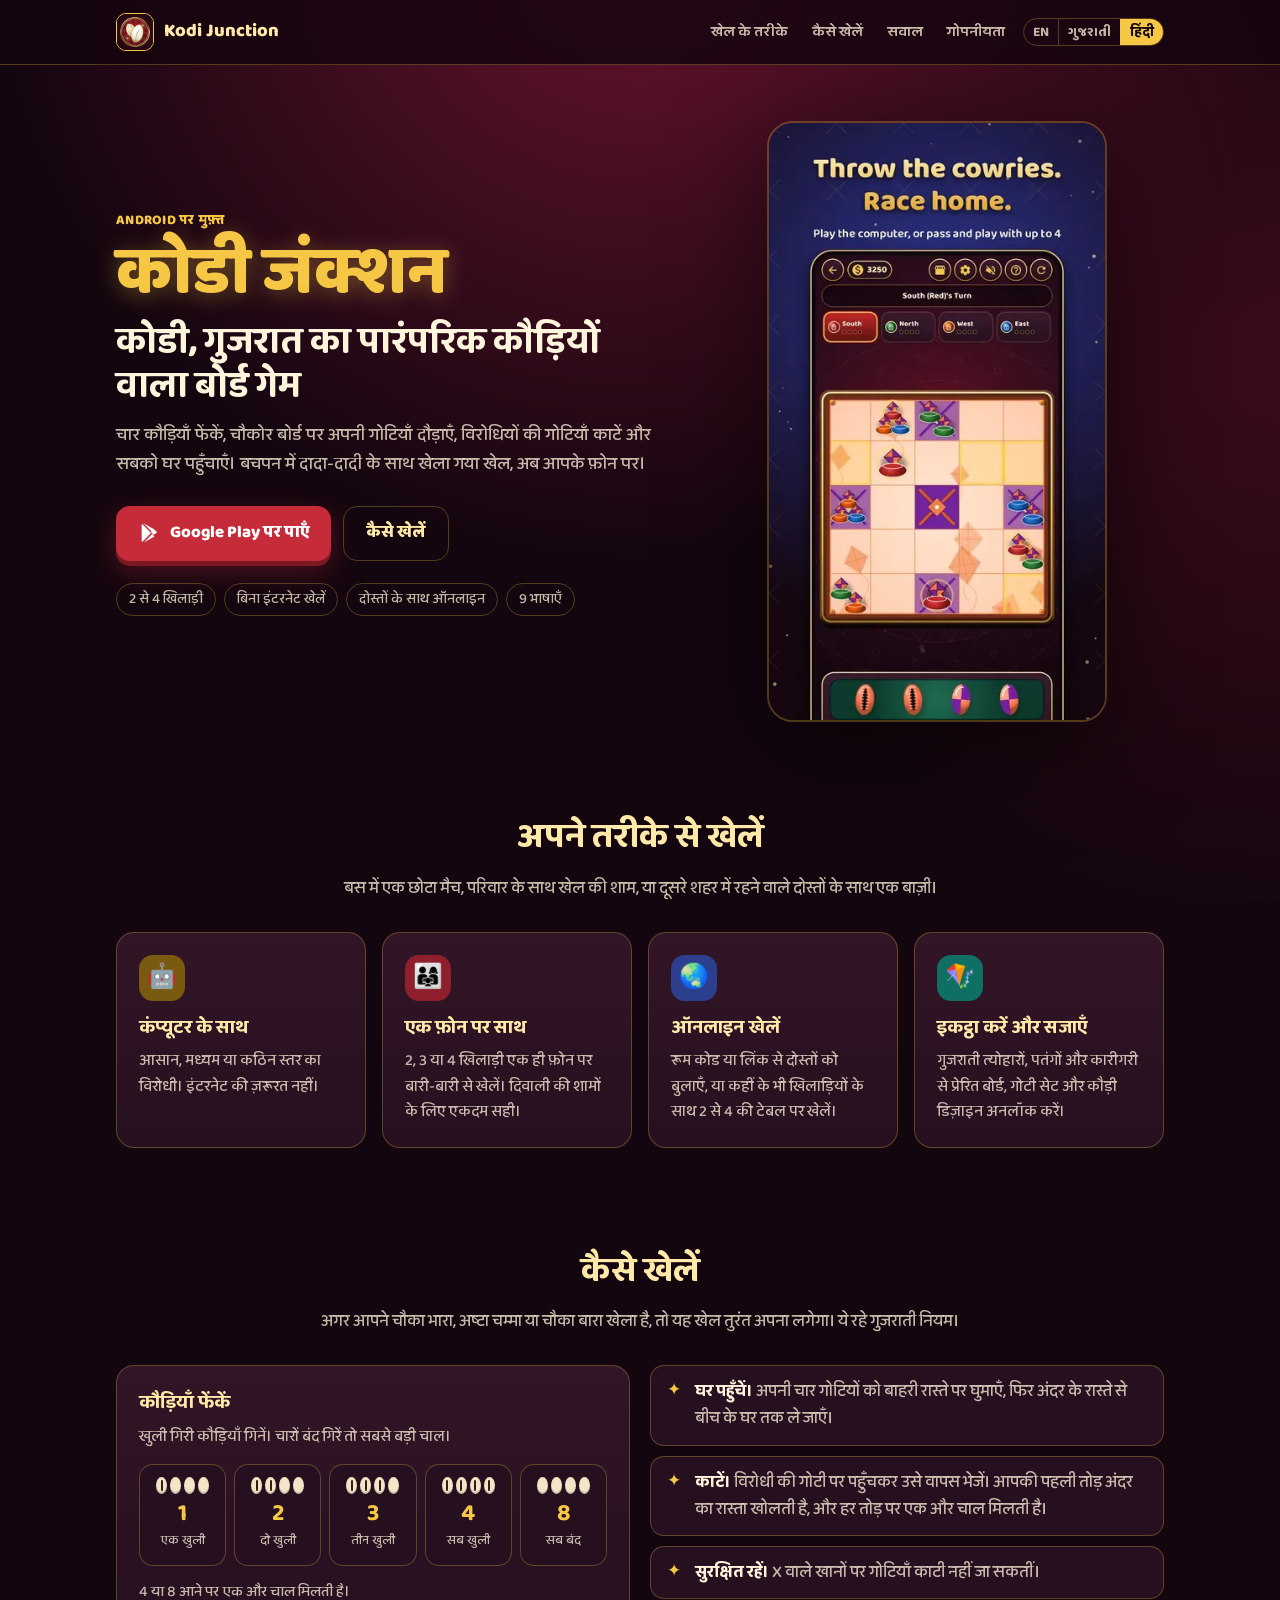
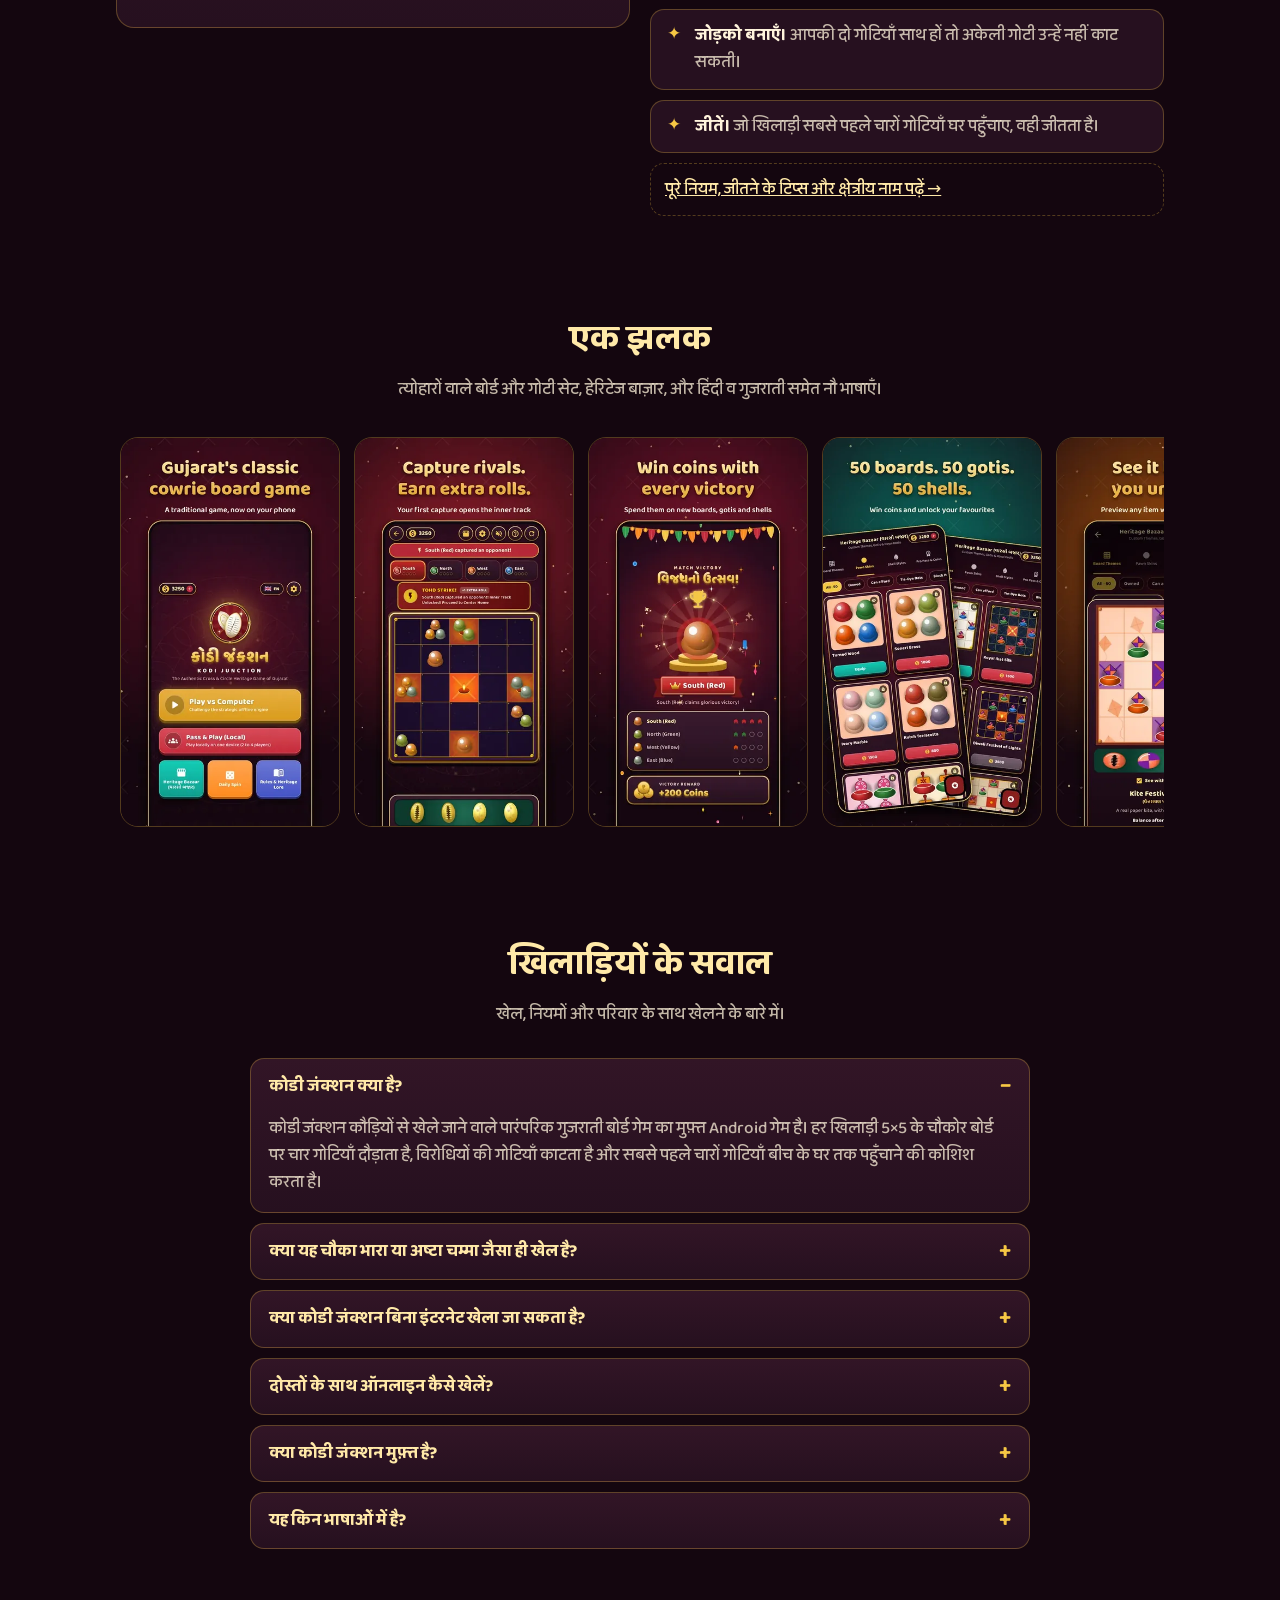
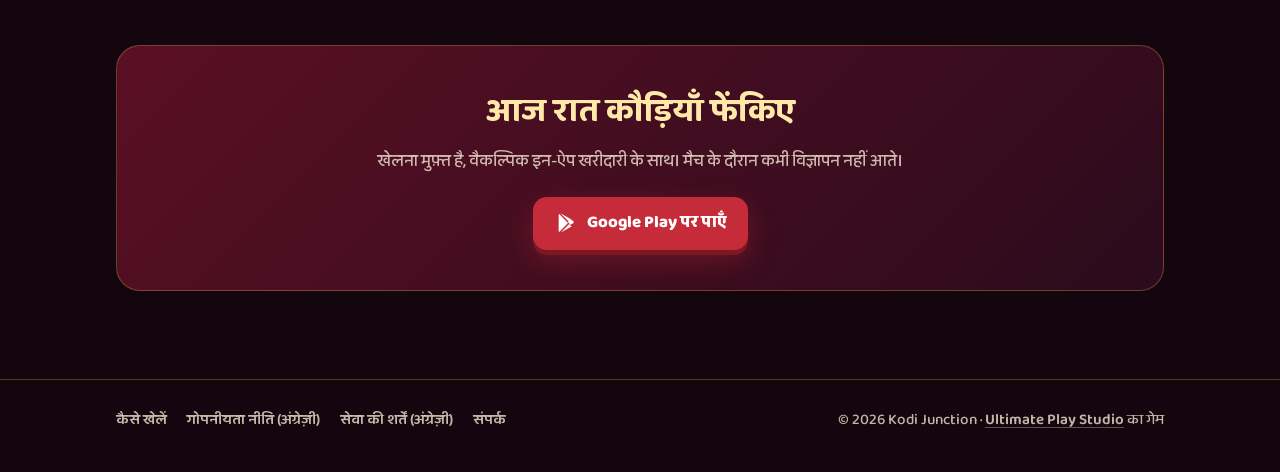
<file: hi/index.html>
<!DOCTYPE html>
<html lang="hi">
<head>
<meta charset="utf-8">
<meta name="viewport" content="width=device-width, initial-scale=1">
<title>कोडी जंक्शन – कौड़ियों वाला गुजराती बोर्ड गेम | चौका बारा जैसा खेल</title>
<meta name="description" content="कोडी जंक्शन कौड़ियों वाला मुफ़्त गुजराती बोर्ड गेम है, चौका बारा और अष्टा चम्मा जैसा। कंप्यूटर के साथ, एक फ़ोन पर परिवार के साथ या ऑनलाइन 2 से 4 खिलाड़ियों के साथ खेलें।">
<link rel="canonical" href="https://kodijunction.com/hi/">
<link rel="alternate" hreflang="en" href="https://kodijunction.com/">
<link rel="alternate" hreflang="gu" href="https://kodijunction.com/gu/">
<link rel="alternate" hreflang="hi" href="https://kodijunction.com/hi/">
<link rel="alternate" hreflang="x-default" href="https://kodijunction.com/">
<meta name="robots" content="index, follow, max-image-preview:large">
<meta name="theme-color" content="#14060f">
<meta name="application-name" content="Kodi Junction">
<meta name="google-play-app" content="app-id=com.kodijunction.app">
<link rel="icon" type="image/png" href="/assets/favicon.png">
<link rel="apple-touch-icon" href="/assets/apple-touch-icon.png">
<link rel="manifest" href="/site.webmanifest">
<meta property="og:type" content="website">
<meta property="og:site_name" content="Kodi Junction">
<meta property="og:locale" content="hi_IN">
<meta property="og:locale:alternate" content="en_US">
<meta property="og:locale:alternate" content="gu_IN">
<meta property="og:url" content="https://kodijunction.com/hi/">
<meta property="og:title" content="कोडी जंक्शन – गुजरात का कौड़ियों वाला बोर्ड गेम">
<meta property="og:description" content="कौड़ियाँ फेंकें, गोटियाँ घर पहुँचाएँ। कंप्यूटर के साथ, एक फ़ोन पर परिवार के साथ या दोस्तों के साथ ऑनलाइन खेलें। Google Play पर मुफ़्त।">
<meta property="og:image" content="https://kodijunction.com/assets/og-image.jpg">
<meta property="og:image:width" content="1024">
<meta property="og:image:height" content="500">
<meta property="og:image:alt" content="कोडी जंक्शन: त्योहार वाले गुजराती बोर्ड पर कौड़ियाँ और गोटियाँ">
<meta name="twitter:card" content="summary_large_image">
<meta name="twitter:title" content="कोडी जंक्शन – गुजरात का कौड़ियों वाला बोर्ड गेम">
<meta name="twitter:description" content="कौड़ियाँ फेंकें, गोटियाँ घर पहुँचाएँ। कंप्यूटर के साथ, एक फ़ोन पर परिवार के साथ या दोस्तों के साथ ऑनलाइन खेलें।">
<meta name="twitter:image" content="https://kodijunction.com/assets/og-image.jpg">
<link rel="preload" as="image" type="image/webp" fetchpriority="high" href="/assets/shots/02_match.webp" imagesrcset="/assets/shots/400/02_match.webp 400w, /assets/shots/02_match.webp 540w" imagesizes="(max-width: 820px) min(300px, 82vw), 340px">
<link rel="preload" href="/assets/fonts/baloo-2-devanagari-text.woff2" as="font" type="font/woff2" crossorigin>
<link rel="preload" href="/assets/fonts/baloo-bhai-2-latin.woff2" as="font" type="font/woff2" crossorigin>
<link rel="stylesheet" href="/assets/site.css">
<style>
/* Every Hindi letter on the Hindi pages, from Baloo 2, the Devanagari design of the same family. */
@font-face { font-family: "Baloo Bhai 2"; font-style: normal; font-weight: 500 800; font-display: swap;
  src: url(/assets/fonts/baloo-2-devanagari-text.woff2) format("woff2");
  unicode-range: U+0900-097F, U+1CD0-1CF9, U+200C-200D, U+20A8, U+20B9, U+25CC, U+A830-A839, U+A8E0-A8FF; }
</style>
<script type="application/ld+json">
{
  "@context": "https://schema.org",
  "@graph": [
    {
      "@type": "WebPage",
      "@id": "https://kodijunction.com/hi/#page",
      "url": "https://kodijunction.com/hi/",
      "name": "कोडी जंक्शन – कौड़ियों वाला गुजराती बोर्ड गेम",
      "inLanguage": "hi",
      "isPartOf": { "@id": "https://kodijunction.com/#website" },
      "about": { "@id": "https://kodijunction.com/#app" },
      "primaryImageOfPage": "https://kodijunction.com/assets/og-image.jpg"
    },
    {
      "@type": "FAQPage",
      "@id": "https://kodijunction.com/hi/#faq",
      "inLanguage": "hi",
      "mainEntity": [
        { "@type": "Question", "name": "कोडी जंक्शन क्या है?", "acceptedAnswer": { "@type": "Answer", "text": "कोडी जंक्शन कौड़ियों से खेले जाने वाले पारंपरिक गुजराती बोर्ड गेम का मुफ़्त Android गेम है। हर खिलाड़ी 5×5 के चौकोर बोर्ड पर चार गोटियाँ दौड़ाता है, विरोधियों की गोटियाँ काटता है और सबसे पहले चारों गोटियाँ बीच के घर तक पहुँचाने की कोशिश करता है।" } },
        { "@type": "Question", "name": "क्या यह चौका भारा या अष्टा चम्मा जैसा ही खेल है?", "acceptedAnswer": { "@type": "Answer", "text": "हाँ, यह उसी परिवार का खेल है। चौका भारा (कर्नाटक), अष्टा चम्मा (आंध्र प्रदेश और तेलंगाना) और चौका बारा, चौकोर बोर्ड पर कौड़ियों से खेले जाने वाले दौड़ और काट वाले खेलों के क्षेत्रीय नाम हैं। कोडी जंक्शन गुजराती नियम अपनाता है: 5×5 का बोर्ड, 1, 2, 3, 4 और 8 की चालें, तोड़ का नियम और जोड़को।" } },
        { "@type": "Question", "name": "क्या कोडी जंक्शन बिना इंटरनेट खेला जा सकता है?", "acceptedAnswer": { "@type": "Answer", "text": "हाँ। कंप्यूटर के साथ मैच और एक फ़ोन पर 2 से 4 खिलाड़ियों के खेल बिना इंटरनेट और बिना अकाउंट के चलते हैं।" } },
        { "@type": "Question", "name": "दोस्तों के साथ ऑनलाइन कैसे खेलें?", "acceptedAnswer": { "@type": "Answer", "text": "ऑनलाइन खेलें दबाएँ, निजी रूम बनाएँ और रूम कोड या न्योते का लिंक भेजें। चार खिलाड़ी तक जुड़ सकते हैं, और खाली जगहों पर कंप्यूटर खेलता है। आप ऑनलाइन किसी भी खिलाड़ी के साथ मैच भी खेल सकते हैं।" } },
        { "@type": "Question", "name": "क्या कोडी जंक्शन मुफ़्त है?", "acceptedAnswer": { "@type": "Answer", "text": "हाँ। गेम डाउनलोड करना और खेलना मुफ़्त है, वैकल्पिक इन-ऐप खरीदारी के साथ। प्रो पास बैनर और मैचों के बीच के विज्ञापन हटा देता है, और मैच के दौरान कभी विज्ञापन नहीं आते।" } },
        { "@type": "Question", "name": "यह किन भाषाओं में है?", "acceptedAnswer": { "@type": "Answer", "text": "नौ भाषाओं में: हिंदी, गुजराती, अंग्रेज़ी, स्पेनिश, फ़्रेंच, जर्मन, पुर्तगाली, अरबी और जापानी।" } }
      ]
    }
  ]
}
</script>
</head>
<body>
<header class="site-header">
  <div class="wrap">
    <a class="brand" href="/hi/"><img src="/assets/icon-96.webp" alt="" width="38" height="38"><span>Kodi Junction</span></a>
    <div class="header-end">
      <nav class="nav" aria-label="मुख्य">
        <a class="optional" href="#modes">खेल के तरीके</a>
        <a href="/hi/how-to-play.html">कैसे खेलें</a>
        <a class="optional" href="#faq">सवाल</a>
        <a class="optional" href="/privacy.html" hreflang="en">गोपनीयता</a>
      </nav>
      <nav class="lang-switch" aria-label="भाषा">
        <a href="/" hreflang="en" lang="en">EN</a>
        <a href="/gu/" hreflang="gu" lang="gu">ગુજરાતી</a>
        <a href="/hi/" hreflang="hi" lang="hi" aria-current="true">हिंदी</a>
      </nav>
    </div>
  </div>
</header>

<main>
  <section class="hero">
    <div class="wrap">
      <div>
        <div class="eyebrow">Android पर मुफ़्त</div>
        <div class="gujarati">कोडी जंक्शन</div>
        <h1>कोडी, गुजरात का पारंपरिक कौड़ियों वाला बोर्ड गेम</h1>
        <div class="lead">चार कौड़ियाँ फेंकें, चौकोर बोर्ड पर अपनी गोटियाँ दौड़ाएँ, विरोधियों की गोटियाँ काटें और सबको घर पहुँचाएँ। बचपन में दादा-दादी के साथ खेला गया खेल, अब आपके फ़ोन पर।</div>
        <div class="actions">
          <a class="btn btn-play" href="https://play.google.com/store/apps/details?id=com.kodijunction.app&amp;hl=hi&amp;referrer=utm_source%3Dkodijunction.com%26utm_medium%3Dwebsite%26utm_campaign%3Dhi_hero">
            <svg viewBox="0 0 24 24" aria-hidden="true"><path fill="currentColor" d="M4.6 2.3a1.4 1.4 0 0 0-.6 1.2v17a1.4 1.4 0 0 0 .6 1.2l9.6-9.7zm10.8 8.5 2.6-2.6L6.4 1.6l-.2-.1zm0 2.4-9.2 9.3.2-.1 11.6-6.6zm4.4-3.5-2.9-1.6-2.8 2.9 2.8 2.9 2.9-1.7c.8-.4.8-2 0-2.5z"/></svg>
            Google Play पर पाएँ
          </a>
          <a class="btn btn-ghost" href="#how">कैसे खेलें</a>
        </div>
        <ul class="chips" aria-label="ख़ास बातें">
          <li>2 से 4 खिलाड़ी</li>
          <li>बिना इंटरनेट खेलें</li>
          <li>दोस्तों के साथ ऑनलाइन</li>
          <li>9 भाषाएँ</li>
        </ul>
      </div>
      <div class="hero-shot">
        <img src="/assets/shots/02_match.webp" srcset="/assets/shots/400/02_match.webp 400w, /assets/shots/02_match.webp 540w" sizes="(max-width: 820px) min(300px, 82vw), 340px" width="540" height="960" fetchpriority="high" alt="कोडी जंक्शन के बोर्ड पर चार खिलाड़ियों का मैच, फेंकने के लिए तैयार कौड़ियों के साथ">
      </div>
    </div>
  </section>

  <section id="modes">
    <div class="wrap">
      <h2 class="section-title">अपने तरीके से खेलें</h2>
      <div class="section-sub">बस में एक छोटा मैच, परिवार के साथ खेल की शाम, या दूसरे शहर में रहने वाले दोस्तों के साथ एक बाज़ी।</div>
      <div class="cards">
        <div class="card">
          <div class="icon" style="background:#7a5a10" aria-hidden="true">🤖</div>
          <h3>कंप्यूटर के साथ</h3>
          <p>आसान, मध्यम या कठिन स्तर का विरोधी। इंटरनेट की ज़रूरत नहीं।</p>
        </div>
        <div class="card">
          <div class="icon" style="background:#8f1f2c" aria-hidden="true">👨‍👩‍👧</div>
          <h3>एक फ़ोन पर साथ</h3>
          <p>2, 3 या 4 खिलाड़ी एक ही फ़ोन पर बारी-बारी से खेलें। दिवाली की शामों के लिए एकदम सही।</p>
        </div>
        <div class="card">
          <div class="icon" style="background:#2c3f8f" aria-hidden="true">🌏</div>
          <h3>ऑनलाइन खेलें</h3>
          <p>रूम कोड या लिंक से दोस्तों को बुलाएँ, या कहीं के भी खिलाड़ियों के साथ 2 से 4 की टेबल पर खेलें।</p>
        </div>
        <div class="card">
          <div class="icon" style="background:#0f6f64" aria-hidden="true">🪁</div>
          <h3>इकट्ठा करें और सजाएँ</h3>
          <p>गुजराती त्योहारों, पतंगों और कारीगरी से प्रेरित बोर्ड, गोटी सेट और कौड़ी डिज़ाइन अनलॉक करें।</p>
        </div>
      </div>
    </div>
  </section>

  <section id="how">
    <div class="wrap">
      <h2 class="section-title">कैसे खेलें</h2>
      <div class="section-sub">अगर आपने चौका भारा, अष्टा चम्मा या चौका बारा खेला है, तो यह खेल तुरंत अपना लगेगा। ये रहे गुजराती नियम।</div>
      <div class="how">
        <div class="card">
          <h3>कौड़ियाँ फेंकें</h3>
          <p>खुली गिरी कौड़ियाँ गिनें। चारों बंद गिरें तो सबसे बड़ी चाल।</p>
          <div class="throws" style="margin-top:14px" role="list">
            <div class="throw" role="listitem"><div class="shells" aria-hidden="true"><i class="shell open"></i><i class="shell"></i><i class="shell"></i><i class="shell"></i></div><strong>1</strong><span>एक खुली</span></div>
            <div class="throw" role="listitem"><div class="shells" aria-hidden="true"><i class="shell open"></i><i class="shell open"></i><i class="shell"></i><i class="shell"></i></div><strong>2</strong><span>दो खुली</span></div>
            <div class="throw" role="listitem"><div class="shells" aria-hidden="true"><i class="shell open"></i><i class="shell open"></i><i class="shell open"></i><i class="shell"></i></div><strong>3</strong><span>तीन खुली</span></div>
            <div class="throw" role="listitem"><div class="shells" aria-hidden="true"><i class="shell open"></i><i class="shell open"></i><i class="shell open"></i><i class="shell open"></i></div><strong>4</strong><span>सब खुली</span></div>
            <div class="throw" role="listitem"><div class="shells" aria-hidden="true"><i class="shell"></i><i class="shell"></i><i class="shell"></i><i class="shell"></i></div><strong>8</strong><span>सब बंद</span></div>
          </div>
          <div class="note">4 या 8 आने पर एक और चाल मिलती है।</div>
        </div>
        <ul class="rules">
          <li><strong>घर पहुँचें।</strong> अपनी चार गोटियों को बाहरी रास्ते पर घुमाएँ, फिर अंदर के रास्ते से बीच के घर तक ले जाएँ।</li>
          <li><strong>काटें।</strong> विरोधी की गोटी पर पहुँचकर उसे वापस भेजें। आपकी पहली तोड़ अंदर का रास्ता खोलती है, और हर तोड़ पर एक और चाल मिलती है।</li>
          <li><strong>सुरक्षित रहें।</strong> X वाले खानों पर गोटियाँ काटी नहीं जा सकतीं।</li>
          <li><strong>जोड़को बनाएँ।</strong> आपकी दो गोटियाँ साथ हों तो अकेली गोटी उन्हें नहीं काट सकती।</li>
          <li><strong>जीतें।</strong> जो खिलाड़ी सबसे पहले चारों गोटियाँ घर पहुँचाए, वही जीतता है।</li>
          <li class="more"><a href="/hi/how-to-play.html">पूरे नियम, जीतने के टिप्स और क्षेत्रीय नाम पढ़ें →</a></li>
        </ul>
      </div>
    </div>
  </section>

  <section aria-label="स्क्रीनशॉट">
    <div class="wrap">
      <h2 class="section-title">एक झलक</h2>
      <div class="section-sub">त्योहारों वाले बोर्ड और गोटी सेट, हेरिटेज बाज़ार, और हिंदी व गुजराती समेत नौ भाषाएँ।</div>
      <div class="shots" tabindex="0" aria-label="स्क्रीनशॉट, बगल में स्क्रॉल करें">
        <img src="/assets/shots/01_menu.webp" srcset="/assets/shots/400/01_menu.webp 400w, /assets/shots/01_menu.webp 540w" sizes="220px" width="540" height="960" loading="lazy" decoding="async" alt="कोडी जंक्शन का मुख्य मेन्यू">
        <img src="/assets/shots/03_capture.webp" srcset="/assets/shots/400/03_capture.webp 400w, /assets/shots/03_capture.webp 540w" sizes="220px" width="540" height="960" loading="lazy" decoding="async" alt="विरोधी की गोटी काटना">
        <img src="/assets/shots/04_victory.webp" srcset="/assets/shots/400/04_victory.webp 400w, /assets/shots/04_victory.webp 540w" sizes="220px" width="540" height="960" loading="lazy" decoding="async" alt="जीत का जश्न">
        <img src="/assets/shots/05_collect.webp" srcset="/assets/shots/400/05_collect.webp 400w, /assets/shots/05_collect.webp 540w" sizes="220px" width="540" height="960" loading="lazy" decoding="async" alt="हेरिटेज बाज़ार में बोर्ड, गोटी सेट और कौड़ियाँ">
        <img src="/assets/shots/06_preview.webp" srcset="/assets/shots/400/06_preview.webp 400w, /assets/shots/06_preview.webp 540w" sizes="220px" width="540" height="960" loading="lazy" decoding="async" alt="अनलॉक करने से पहले बोर्ड की झलक">
        <img src="/assets/shots/07_languages.webp" srcset="/assets/shots/400/07_languages.webp 400w, /assets/shots/07_languages.webp 540w" sizes="220px" width="540" height="960" loading="lazy" decoding="async" alt="नौ भाषाओं में खेल">
      </div>
    </div>
  </section>

  <section id="faq">
    <div class="wrap">
      <h2 class="section-title">खिलाड़ियों के सवाल</h2>
      <div class="section-sub">खेल, नियमों और परिवार के साथ खेलने के बारे में।</div>
      <div class="faq">
        <details open>
          <summary>कोडी जंक्शन क्या है?</summary>
          <p>कोडी जंक्शन कौड़ियों से खेले जाने वाले पारंपरिक गुजराती बोर्ड गेम का मुफ़्त Android गेम है। हर खिलाड़ी 5×5 के चौकोर बोर्ड पर चार गोटियाँ दौड़ाता है, विरोधियों की गोटियाँ काटता है और सबसे पहले चारों गोटियाँ बीच के घर तक पहुँचाने की कोशिश करता है।</p>
        </details>
        <details>
          <summary>क्या यह चौका भारा या अष्टा चम्मा जैसा ही खेल है?</summary>
          <p>हाँ, यह उसी परिवार का खेल है। चौका भारा (कर्नाटक), अष्टा चम्मा (आंध्र प्रदेश और तेलंगाना) और चौका बारा, चौकोर बोर्ड पर कौड़ियों से खेले जाने वाले दौड़ और काट वाले खेलों के क्षेत्रीय नाम हैं। कोडी जंक्शन गुजराती नियम अपनाता है: 5×5 का बोर्ड, 1, 2, 3, 4 और 8 की चालें, तोड़ का नियम और जोड़को। <a href="/hi/how-to-play.html#names">क्षेत्रीय नामों के बारे में और</a>।</p>
        </details>
        <details>
          <summary>क्या कोडी जंक्शन बिना इंटरनेट खेला जा सकता है?</summary>
          <p>हाँ। कंप्यूटर के साथ मैच और एक फ़ोन पर 2 से 4 खिलाड़ियों के खेल बिना इंटरनेट और बिना अकाउंट के चलते हैं।</p>
        </details>
        <details>
          <summary>दोस्तों के साथ ऑनलाइन कैसे खेलें?</summary>
          <p><strong>ऑनलाइन खेलें</strong> दबाएँ, निजी रूम बनाएँ और रूम कोड या न्योते का लिंक भेजें। चार खिलाड़ी तक जुड़ सकते हैं, और खाली जगहों पर कंप्यूटर खेलता है। आप ऑनलाइन किसी भी खिलाड़ी के साथ मैच भी खेल सकते हैं।</p>
        </details>
        <details>
          <summary>क्या कोडी जंक्शन मुफ़्त है?</summary>
          <p>हाँ। गेम डाउनलोड करना और खेलना मुफ़्त है, वैकल्पिक इन-ऐप खरीदारी के साथ। प्रो पास बैनर और मैचों के बीच के विज्ञापन हटा देता है, और मैच के दौरान कभी विज्ञापन नहीं आते।</p>
        </details>
        <details>
          <summary>यह किन भाषाओं में है?</summary>
          <p>नौ भाषाओं में: हिंदी, गुजराती, अंग्रेज़ी, स्पेनिश, फ़्रेंच, जर्मन, पुर्तगाली, अरबी और जापानी।</p>
        </details>
      </div>
    </div>
  </section>

  <section>
    <div class="wrap">
      <div class="cta">
        <h2>आज रात कौड़ियाँ फेंकिए</h2>
        <div class="section-sub">खेलना मुफ़्त है, वैकल्पिक इन-ऐप खरीदारी के साथ। मैच के दौरान कभी विज्ञापन नहीं आते।</div>
        <a class="btn btn-play" href="https://play.google.com/store/apps/details?id=com.kodijunction.app&amp;hl=hi&amp;referrer=utm_source%3Dkodijunction.com%26utm_medium%3Dwebsite%26utm_campaign%3Dhi_footer_cta">
          <svg viewBox="0 0 24 24" aria-hidden="true"><path fill="currentColor" d="M4.6 2.3a1.4 1.4 0 0 0-.6 1.2v17a1.4 1.4 0 0 0 .6 1.2l9.6-9.7zm10.8 8.5 2.6-2.6L6.4 1.6l-.2-.1zm0 2.4-9.2 9.3.2-.1 11.6-6.6zm4.4-3.5-2.9-1.6-2.8 2.9 2.8 2.9 2.9-1.7c.8-.4.8-2 0-2.5z"/></svg>
          Google Play पर पाएँ
        </a>
      </div>
    </div>
  </section>
</main>

<footer class="site-footer">
  <div class="wrap">
    <nav class="footer-links" aria-label="साइट">
      <a href="/hi/how-to-play.html">कैसे खेलें</a>
      <a href="/privacy.html" hreflang="en">गोपनीयता नीति (अंग्रेज़ी)</a>
      <a href="/terms.html" hreflang="en">सेवा की शर्तें (अंग्रेज़ी)</a>
      <a href="mailto:androidpyus@gmail.com">संपर्क</a>
    </nav>
    <div>© 2026 Kodi Junction · <a href="https://ultimateplaystudio.com/">Ultimate Play Studio</a> का गेम</div>
  </div>
</footer>
</body>
</html>
</file>
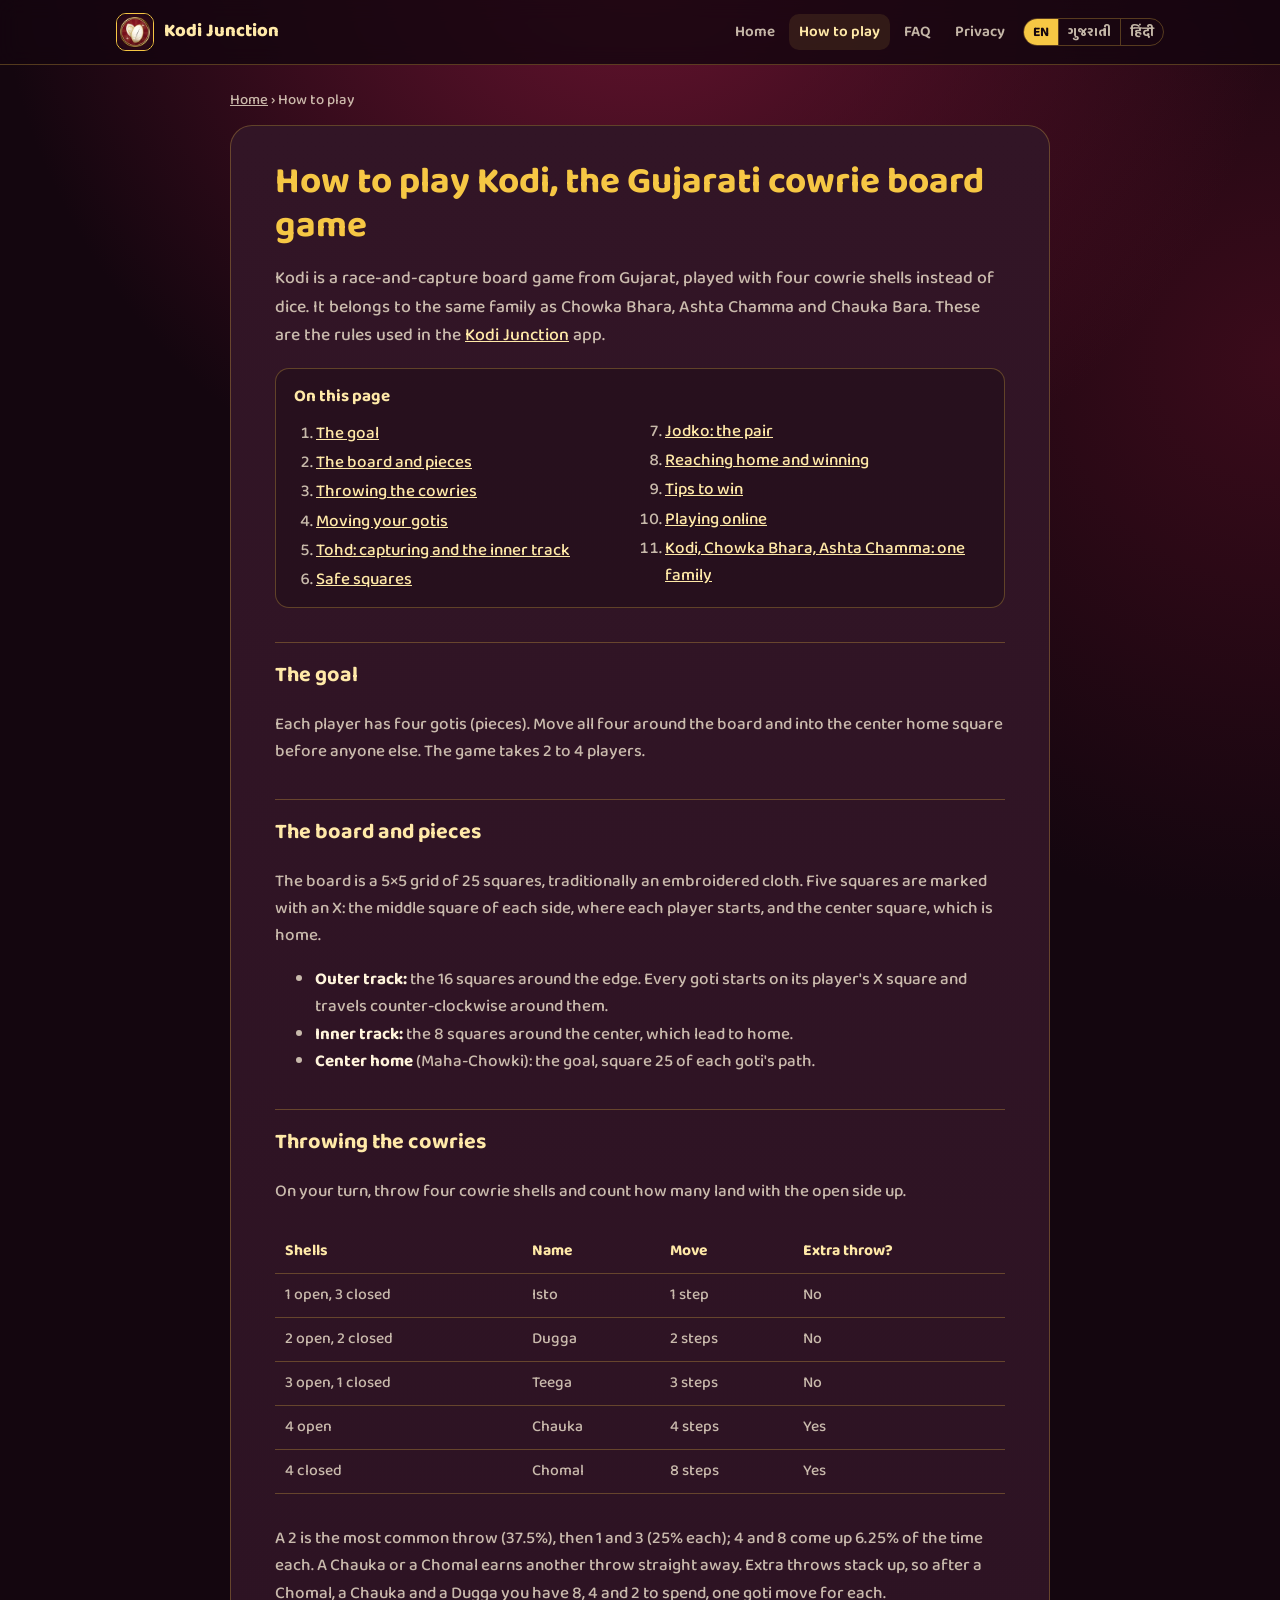
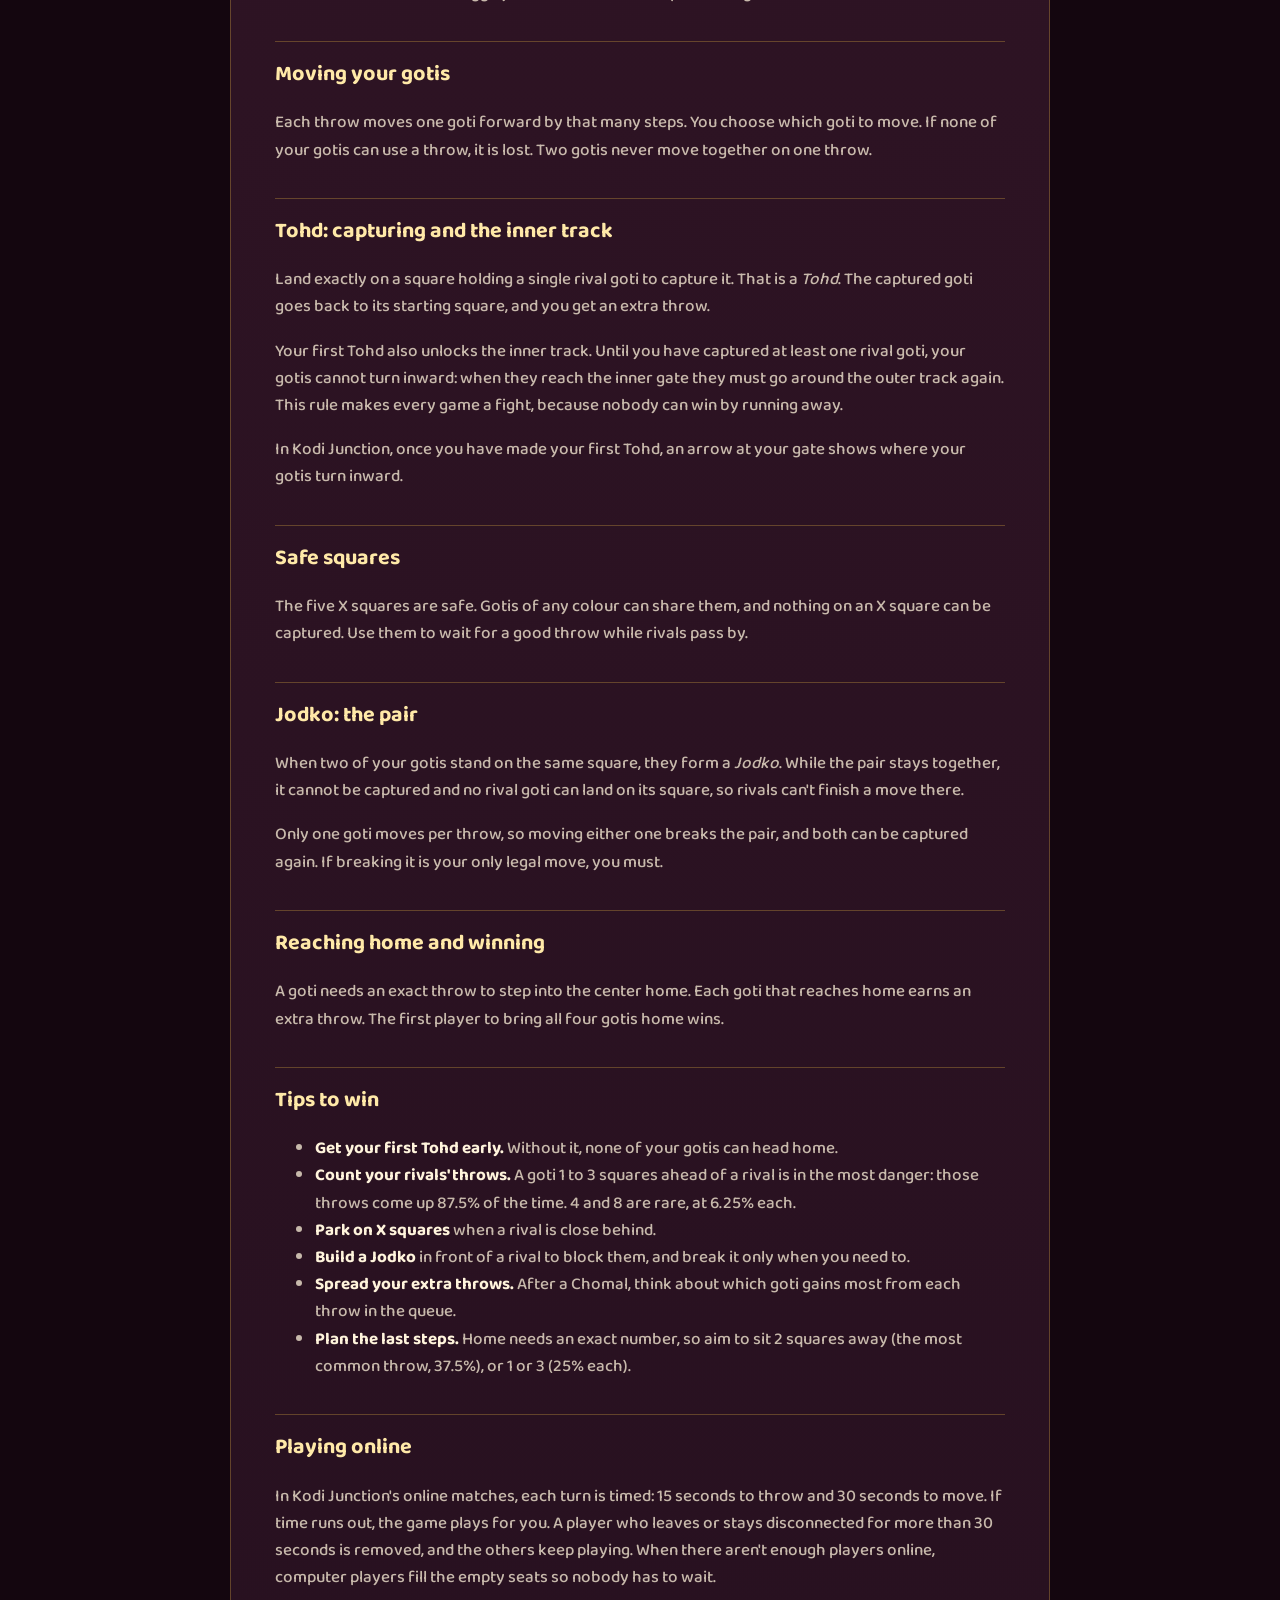
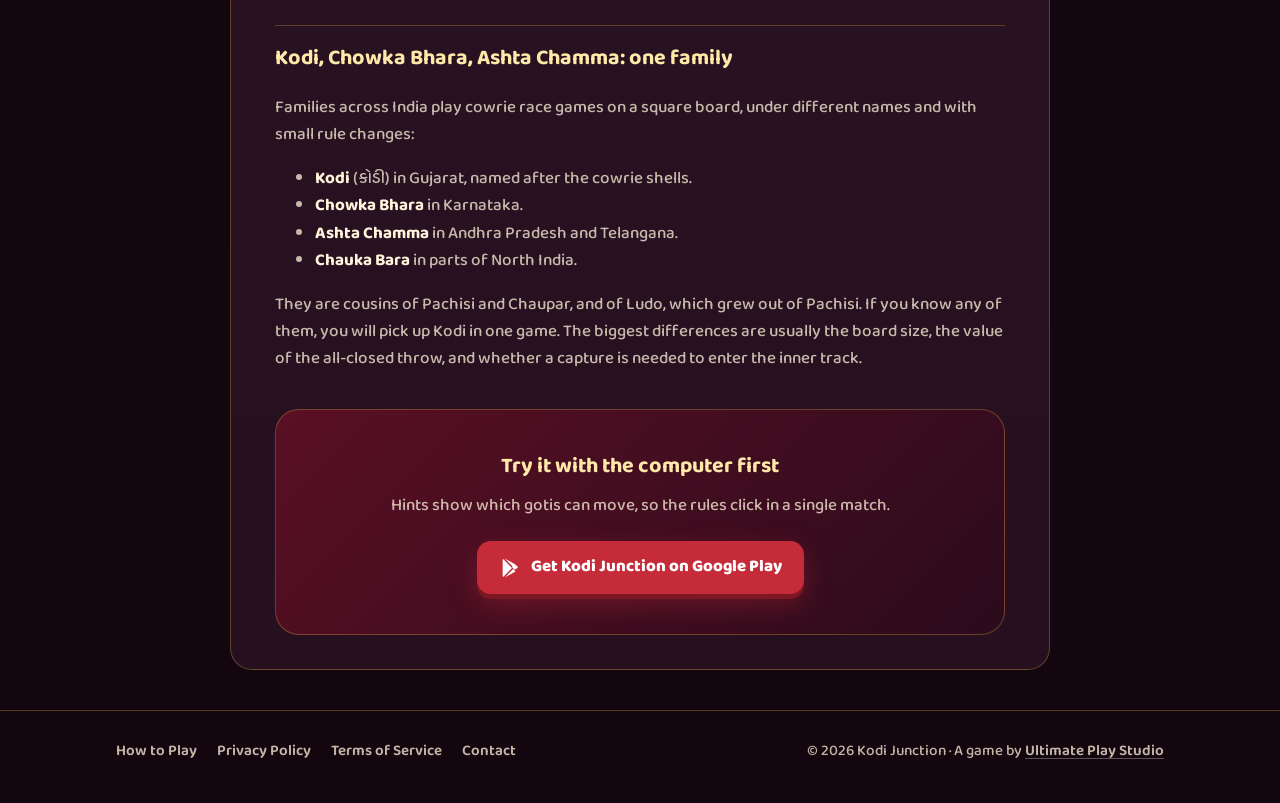
<file: how-to-play.html>
<!DOCTYPE html>
<html lang="en">
<head>
<meta charset="utf-8">
<meta name="viewport" content="width=device-width, initial-scale=1">
<title>How to Play Kodi: Gujarati Cowrie Board Game Rules</title>
<meta name="description" content="Full rules of Kodi, the Gujarati cowrie board game like Chowka Bhara and Ashta Chamma: cowrie throws, Tohd captures, safe squares, Jodko pairs and tips.">
<link rel="canonical" href="https://kodijunction.com/how-to-play.html">
<link rel="alternate" hreflang="en" href="https://kodijunction.com/how-to-play.html">
<link rel="alternate" hreflang="gu" href="https://kodijunction.com/gu/how-to-play.html">
<link rel="alternate" hreflang="hi" href="https://kodijunction.com/hi/how-to-play.html">
<link rel="alternate" hreflang="x-default" href="https://kodijunction.com/how-to-play.html">
<meta name="robots" content="index, follow, max-image-preview:large">
<meta name="theme-color" content="#14060f">
<link rel="icon" type="image/png" href="/assets/favicon.png">
<link rel="apple-touch-icon" href="/assets/apple-touch-icon.png">
<link rel="manifest" href="/site.webmanifest">
<meta property="og:type" content="article">
<meta property="og:site_name" content="Kodi Junction">
<meta property="og:url" content="https://kodijunction.com/how-to-play.html">
<meta property="og:title" content="How to Play Kodi: Gujarati Cowrie Board Game Rules">
<meta property="og:description" content="Cowrie throws, Tohd captures, safe squares and the Jodko pair, explained with tips to win.">
<meta property="og:image" content="https://kodijunction.com/assets/og-image.jpg">
<meta property="og:image:width" content="1024">
<meta property="og:image:height" content="500">
<meta name="twitter:card" content="summary_large_image">
<meta name="twitter:title" content="How to Play Kodi: Gujarati Cowrie Board Game Rules">
<meta name="twitter:description" content="Cowrie throws, Tohd captures, safe squares and the Jodko pair, explained with tips to win.">
<meta name="twitter:image" content="https://kodijunction.com/assets/og-image.jpg">
<link rel="preload" href="/assets/fonts/baloo-bhai-2-latin.woff2" as="font" type="font/woff2" crossorigin>
<link rel="stylesheet" href="/assets/site.css">
<script type="application/ld+json">
{
  "@context": "https://schema.org",
  "@graph": [
    {
      "@type": "Article",
      "@id": "https://kodijunction.com/how-to-play.html#article",
      "headline": "How to Play Kodi: Gujarati Cowrie Board Game Rules",
      "description": "The full rules of Kodi, the Gujarati cowrie-shell board game: the board, cowrie throws, Tohd captures, safe squares, Jodko pairs and winning tips.",
      "image": "https://kodijunction.com/assets/og-image.jpg",
      "datePublished": "2026-11-13",
      "dateModified": "2026-11-13",
      "inLanguage": "en",
      "mainEntityOfPage": "https://kodijunction.com/how-to-play.html",
      "author": { "@type": "Organization", "name": "Kodi Junction", "url": "https://kodijunction.com/" },
      "publisher": { "@type": "Organization", "name": "Kodi Junction", "logo": { "@type": "ImageObject", "url": "https://kodijunction.com/assets/icon-192.png" } },
      "about": { "@id": "https://kodijunction.com/#app" }
    },
    {
      "@type": "BreadcrumbList",
      "itemListElement": [
        { "@type": "ListItem", "position": 1, "name": "Kodi Junction", "item": "https://kodijunction.com/" },
        { "@type": "ListItem", "position": 2, "name": "How to play", "item": "https://kodijunction.com/how-to-play.html" }
      ]
    }
  ]
}
</script>
</head>
<body>
<header class="site-header">
  <div class="wrap">
    <a class="brand" href="/"><img src="/assets/icon-96.webp" alt="" width="38" height="38"><span>Kodi Junction</span></a>
    <div class="header-end">
      <nav class="nav" aria-label="Main">
        <a class="optional" href="/">Home</a>
        <a href="/how-to-play.html" aria-current="page">How to play</a>
        <a class="optional" href="/#faq">FAQ</a>
        <a class="optional" href="/privacy.html">Privacy</a>
      </nav>
      <nav class="lang-switch" aria-label="Language">
        <a href="/how-to-play.html" hreflang="en" lang="en" aria-current="true">EN</a>
        <a href="/gu/how-to-play.html" hreflang="gu" lang="gu">ગુજરાતી</a>
        <a href="/hi/how-to-play.html" hreflang="hi" lang="hi">हिंदी</a>
      </nav>
    </div>
  </div>
</header>

<main class="wrap">
  <nav class="crumbs" aria-label="Breadcrumb"><a href="/">Home</a> <span aria-hidden="true">›</span> <span aria-current="page">How to play</span></nav>
  <article class="guide">
    <h1>How to play Kodi, the Gujarati cowrie board game</h1>
    <p class="lead">Kodi is a race-and-capture board game from Gujarat, played with four cowrie shells instead of dice. It belongs to the same family as Chowka Bhara, Ashta Chamma and Chauka Bara. These are the rules used in the <a href="/">Kodi Junction</a> app.</p>

    <nav class="toc" aria-label="On this page">
      <strong>On this page</strong>
      <ol>
        <li><a href="#goal">The goal</a></li>
        <li><a href="#board">The board and pieces</a></li>
        <li><a href="#throws">Throwing the cowries</a></li>
        <li><a href="#moving">Moving your gotis</a></li>
        <li><a href="#tohd">Tohd: capturing and the inner track</a></li>
        <li><a href="#safe">Safe squares</a></li>
        <li><a href="#jodko">Jodko: the pair</a></li>
        <li><a href="#winning">Reaching home and winning</a></li>
        <li><a href="#tips">Tips to win</a></li>
        <li><a href="#online">Playing online</a></li>
        <li><a href="#names">Kodi, Chowka Bhara, Ashta Chamma: one family</a></li>
      </ol>
    </nav>

    <h2 id="goal">The goal</h2>
    <p>Each player has four gotis (pieces). Move all four around the board and into the center home square before anyone else. The game takes 2 to 4 players.</p>

    <h2 id="board">The board and pieces</h2>
    <p>The board is a 5×5 grid of 25 squares, traditionally an embroidered cloth. Five squares are marked with an X: the middle square of each side, where each player starts, and the center square, which is home.</p>
    <ul>
      <li><strong>Outer track:</strong> the 16 squares around the edge. Every goti starts on its player's X square and travels counter-clockwise around them.</li>
      <li><strong>Inner track:</strong> the 8 squares around the center, which lead to home.</li>
      <li><strong>Center home</strong> (Maha-Chowki): the goal, square 25 of each goti's path.</li>
    </ul>

    <h2 id="throws">Throwing the cowries</h2>
    <p>On your turn, throw four cowrie shells and count how many land with the open side up.</p>
    <div class="table-wrap">
      <table>
        <thead><tr><th scope="col">Shells</th><th scope="col">Name</th><th scope="col">Move</th><th scope="col">Extra throw?</th></tr></thead>
        <tbody>
          <tr><td>1 open, 3 closed</td><td>Isto</td><td>1 step</td><td>No</td></tr>
          <tr><td>2 open, 2 closed</td><td>Dugga</td><td>2 steps</td><td>No</td></tr>
          <tr><td>3 open, 1 closed</td><td>Teega</td><td>3 steps</td><td>No</td></tr>
          <tr><td>4 open</td><td>Chauka</td><td>4 steps</td><td>Yes</td></tr>
          <tr><td>4 closed</td><td>Chomal</td><td>8 steps</td><td>Yes</td></tr>
        </tbody>
      </table>
    </div>
    <p>A 2 is the most common throw (37.5%), then 1 and 3 (25% each); 4 and 8 come up 6.25% of the time each. A Chauka or a Chomal earns another throw straight away. Extra throws stack up, so after a Chomal, a Chauka and a Dugga you have 8, 4 and 2 to spend, one goti move for each.</p>

    <h2 id="moving">Moving your gotis</h2>
    <p>Each throw moves one goti forward by that many steps. You choose which goti to move. If none of your gotis can use a throw, it is lost. Two gotis never move together on one throw.</p>

    <h2 id="tohd">Tohd: capturing and the inner track</h2>
    <p>Land exactly on a square holding a single rival goti to capture it. That is a <em>Tohd</em>. The captured goti goes back to its starting square, and you get an extra throw.</p>
    <p>Your first Tohd also unlocks the inner track. Until you have captured at least one rival goti, your gotis cannot turn inward: when they reach the inner gate they must go around the outer track again. This rule makes every game a fight, because nobody can win by running away.</p>
    <p>In Kodi Junction, once you have made your first Tohd, an arrow at your gate shows where your gotis turn inward.</p>

    <h2 id="safe">Safe squares</h2>
    <p>The five X squares are safe. Gotis of any colour can share them, and nothing on an X square can be captured. Use them to wait for a good throw while rivals pass by.</p>

    <h2 id="jodko">Jodko: the pair</h2>
    <p>When two of your gotis stand on the same square, they form a <em>Jodko</em>. While the pair stays together, it cannot be captured and no rival goti can land on its square, so rivals can't finish a move there.</p>
    <p>Only one goti moves per throw, so moving either one breaks the pair, and both can be captured again. If breaking it is your only legal move, you must.</p>

    <h2 id="winning">Reaching home and winning</h2>
    <p>A goti needs an exact throw to step into the center home. Each goti that reaches home earns an extra throw. The first player to bring all four gotis home wins.</p>

    <h2 id="tips">Tips to win</h2>
    <ul>
      <li><strong>Get your first Tohd early.</strong> Without it, none of your gotis can head home.</li>
      <li><strong>Count your rivals' throws.</strong> A goti 1 to 3 squares ahead of a rival is in the most danger: those throws come up 87.5% of the time. 4 and 8 are rare, at 6.25% each.</li>
      <li><strong>Park on X squares</strong> when a rival is close behind.</li>
      <li><strong>Build a Jodko</strong> in front of a rival to block them, and break it only when you need to.</li>
      <li><strong>Spread your extra throws.</strong> After a Chomal, think about which goti gains most from each throw in the queue.</li>
      <li><strong>Plan the last steps.</strong> Home needs an exact number, so aim to sit 2 squares away (the most common throw, 37.5%), or 1 or 3 (25% each).</li>
    </ul>

    <h2 id="online">Playing online</h2>
    <p>In Kodi Junction's online matches, each turn is timed: 15 seconds to throw and 30 seconds to move. If time runs out, the game plays for you. A player who leaves or stays disconnected for more than 30 seconds is removed, and the others keep playing. When there aren't enough players online, computer players fill the empty seats so nobody has to wait.</p>

    <h2 id="names">Kodi, Chowka Bhara, Ashta Chamma: one family</h2>
    <p>Families across India play cowrie race games on a square board, under different names and with small rule changes:</p>
    <ul>
      <li><strong>Kodi</strong> (કોડી) in Gujarat, named after the cowrie shells.</li>
      <li><strong>Chowka Bhara</strong> in Karnataka.</li>
      <li><strong>Ashta Chamma</strong> in Andhra Pradesh and Telangana.</li>
      <li><strong>Chauka Bara</strong> in parts of North India.</li>
    </ul>
    <p>They are cousins of Pachisi and Chaupar, and of Ludo, which grew out of Pachisi. If you know any of them, you will pick up Kodi in one game. The biggest differences are usually the board size, the value of the all-closed throw, and whether a capture is needed to enter the inner track.</p>

    <div class="cta" style="margin-top:36px">
      <h2>Try it with the computer first</h2>
      <p class="section-sub">Hints show which gotis can move, so the rules click in a single match.</p>
      <a class="btn btn-play" href="https://play.google.com/store/apps/details?id=com.kodijunction.app&amp;referrer=utm_source%3Dkodijunction.com%26utm_medium%3Dwebsite%26utm_campaign%3Dhow_to_play">
        <svg viewBox="0 0 24 24" aria-hidden="true"><path fill="currentColor" d="M4.6 2.3a1.4 1.4 0 0 0-.6 1.2v17a1.4 1.4 0 0 0 .6 1.2l9.6-9.7zm10.8 8.5 2.6-2.6L6.4 1.6l-.2-.1zm0 2.4-9.2 9.3.2-.1 11.6-6.6zm4.4-3.5-2.9-1.6-2.8 2.9 2.8 2.9 2.9-1.7c.8-.4.8-2 0-2.5z"/></svg>
        Get Kodi Junction on Google Play
      </a>
    </div>
  </article>
</main>

<footer class="site-footer">
  <div class="wrap">
    <nav class="footer-links" aria-label="Site">
      <a href="/how-to-play.html">How to Play</a>
      <a href="/privacy.html">Privacy Policy</a>
      <a href="/terms.html">Terms of Service</a>
      <a href="mailto:androidpyus@gmail.com">Contact</a>
    </nav>
    <div>© 2026 Kodi Junction · A game by <a href="https://ultimateplaystudio.com/">Ultimate Play Studio</a></div>
  </div>
</footer>
</body>
</html>
</file>
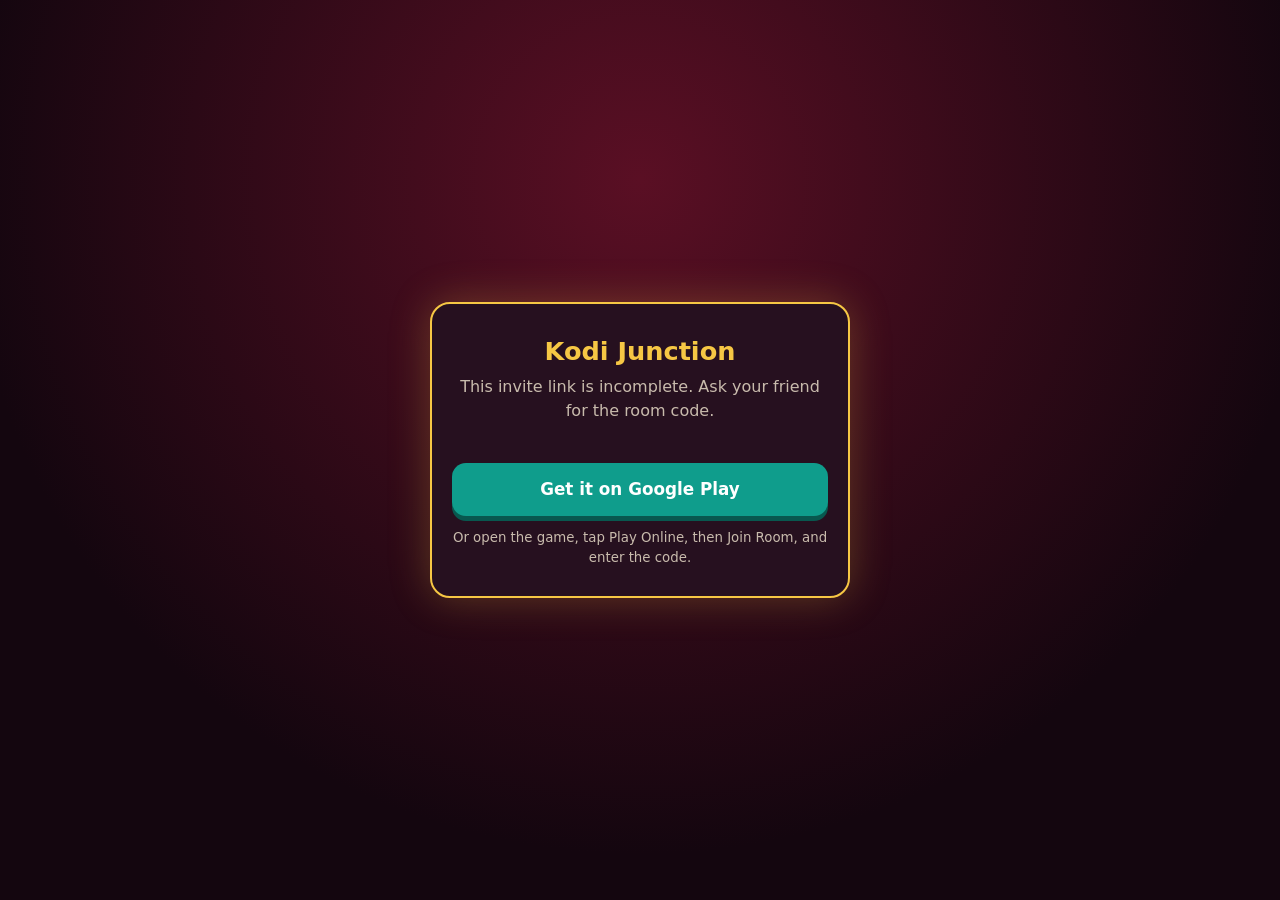
<file: join.html>
<!DOCTYPE html>
<html lang="en">
<head>
<meta charset="utf-8">
<meta name="viewport" content="width=device-width, initial-scale=1">
<meta name="robots" content="noindex">
<title>Join a Kodi Junction match</title>
<meta property="og:title" content="Join my Kodi Junction match">
<meta property="og:description" content="Tap to open the game and join my room.">
<style>
  :root { --night: #14060f; --panel: #26101f; --gold: #f6c744; --gold-light: #ffe9a8; --text: #fff4dc; --soft: rgba(255, 244, 220, 0.75); }
  * { box-sizing: border-box; }
  body { margin: 0; min-height: 100vh; background: radial-gradient(circle at 50% 20%, #5a0f24, var(--night) 70%); color: var(--text); font: 16px/1.5 system-ui, sans-serif; display: flex; align-items: center; justify-content: center; padding: 24px 16px; }
  main { width: 100%; max-width: 420px; background: var(--panel); border: 2px solid var(--gold); border-radius: 20px; padding: 28px 20px; text-align: center; box-shadow: 0 0 40px rgba(246, 199, 68, 0.25); }
  h1 { margin: 0 0 4px; color: var(--gold); font-size: 1.6rem; }
  p { margin: 0 0 18px; color: var(--soft); }
  .code { display: flex; gap: 6px; justify-content: center; margin: 4px 0 22px; }
  .code span { width: 44px; height: 54px; border: 2px solid #a9741a; border-radius: 10px; background: rgba(0, 0, 0, 0.3); color: var(--gold-light); font-size: 1.6rem; font-weight: 800; display: flex; align-items: center; justify-content: center; }
  .code span:nth-child(4) { margin-left: 8px; }
  a.button { display: block; padding: 14px; border-radius: 14px; font-weight: 800; font-size: 1.05rem; text-decoration: none; margin-bottom: 12px; }
  .open { background: #c62b3a; color: #fff; box-shadow: 0 5px 0 #7d1822; }
  .store { background: #0f9d8c; color: #fff; box-shadow: 0 5px 0 #08584f; }
  small { display: block; color: var(--soft); margin-top: 10px; }
  [hidden] { display: none !important; }
</style>
</head>
<body>
<main>
  <h1 id="title">Kodi Junction</h1>
  <p id="lead">You're invited to a match!</p>
  <div class="code" id="code" aria-label="Room code"></div>
  <a class="button open" id="open" href="#">Open the game</a>
  <a class="button store" id="store" href="https://play.google.com/store/apps/details?id=com.kodijunction.app">Get it on Google Play</a>
  <small id="manual">Or open the game, tap Play Online, then Join Room, and enter the code.</small>
</main>
<script>
  (function () {
    var text = {
      en: { lead: "You're invited to a match!", open: 'Open the game', store: 'Get it on Google Play', manual: 'Or open the game, tap Play Online, then Join Room, and enter the code.', broken: 'This invite link is incomplete. Ask your friend for the room code.' },
      hi: { lead: 'आपको एक मैच में बुलाया गया है!', open: 'गेम खोलें', store: 'Google Play से पाएं', manual: 'या गेम खोलें, ऑनलाइन खेलें → रूम में जुड़ें पर टैप करें और कोड डालें।', broken: 'यह लिंक अधूरा है। अपने दोस्त से रूम कोड माँगें।' },
      gu: { lead: 'તમને એક મેચમાં બોલાવ્યા છે!', open: 'ગેમ ખોલો', store: 'Google Play પરથી મેળવો', manual: 'અથવા ગેમ ખોલો, ઓનલાઇન રમો → રૂમમાં જોડાઓ પર ટૅપ કરી કોડ નાખો.', broken: 'આ લિંક અધૂરી છે. તમારા મિત્ર પાસે રૂમ કોડ માંગો.' }
    };
    var lang = (navigator.language || 'en').slice(0, 2);
    var t = text[lang] || text.en;
    document.documentElement.lang = text[lang] ? lang : 'en';
    document.getElementById('lead').textContent = t.lead;
    document.getElementById('open').textContent = t.open;
    document.getElementById('store').textContent = t.store;
    document.getElementById('manual').textContent = t.manual;

    var code = (new URLSearchParams(location.search).get('code') || '').trim().toUpperCase();
    var open = document.getElementById('open');
    var store = document.getElementById('store');
    if (!/^[A-HJ-NP-Z2-9]{6}$/.test(code)) {
      document.getElementById('lead').textContent = t.broken;
      open.hidden = true;
      return;
    }

    var box = document.getElementById('code');
    code.split('').forEach(function (c) {
      var cell = document.createElement('span');
      cell.textContent = c;
      box.appendChild(cell);
    });

    // A fresh install learns the room from Google Play's install referrer.
    var play = 'https://play.google.com/store/apps/details?id=com.kodijunction.app&referrer=' +
      encodeURIComponent('room=' + code);
    store.href = play;

    if (/android/i.test(navigator.userAgent)) {
      // Opens the game if it's installed, or Google Play if it isn't.
      open.href = 'intent://join/' + code + '#Intent;scheme=kodijunction;package=com.kodijunction.app;' +
        'S.browser_fallback_url=' + encodeURIComponent(play) + ';end';
      // Some in-app browsers only allow this from a tap, hence the button.
      location.href = open.href;
    } else {
      open.hidden = true;
    }
  })();
</script>
</body>
</html>
</file>
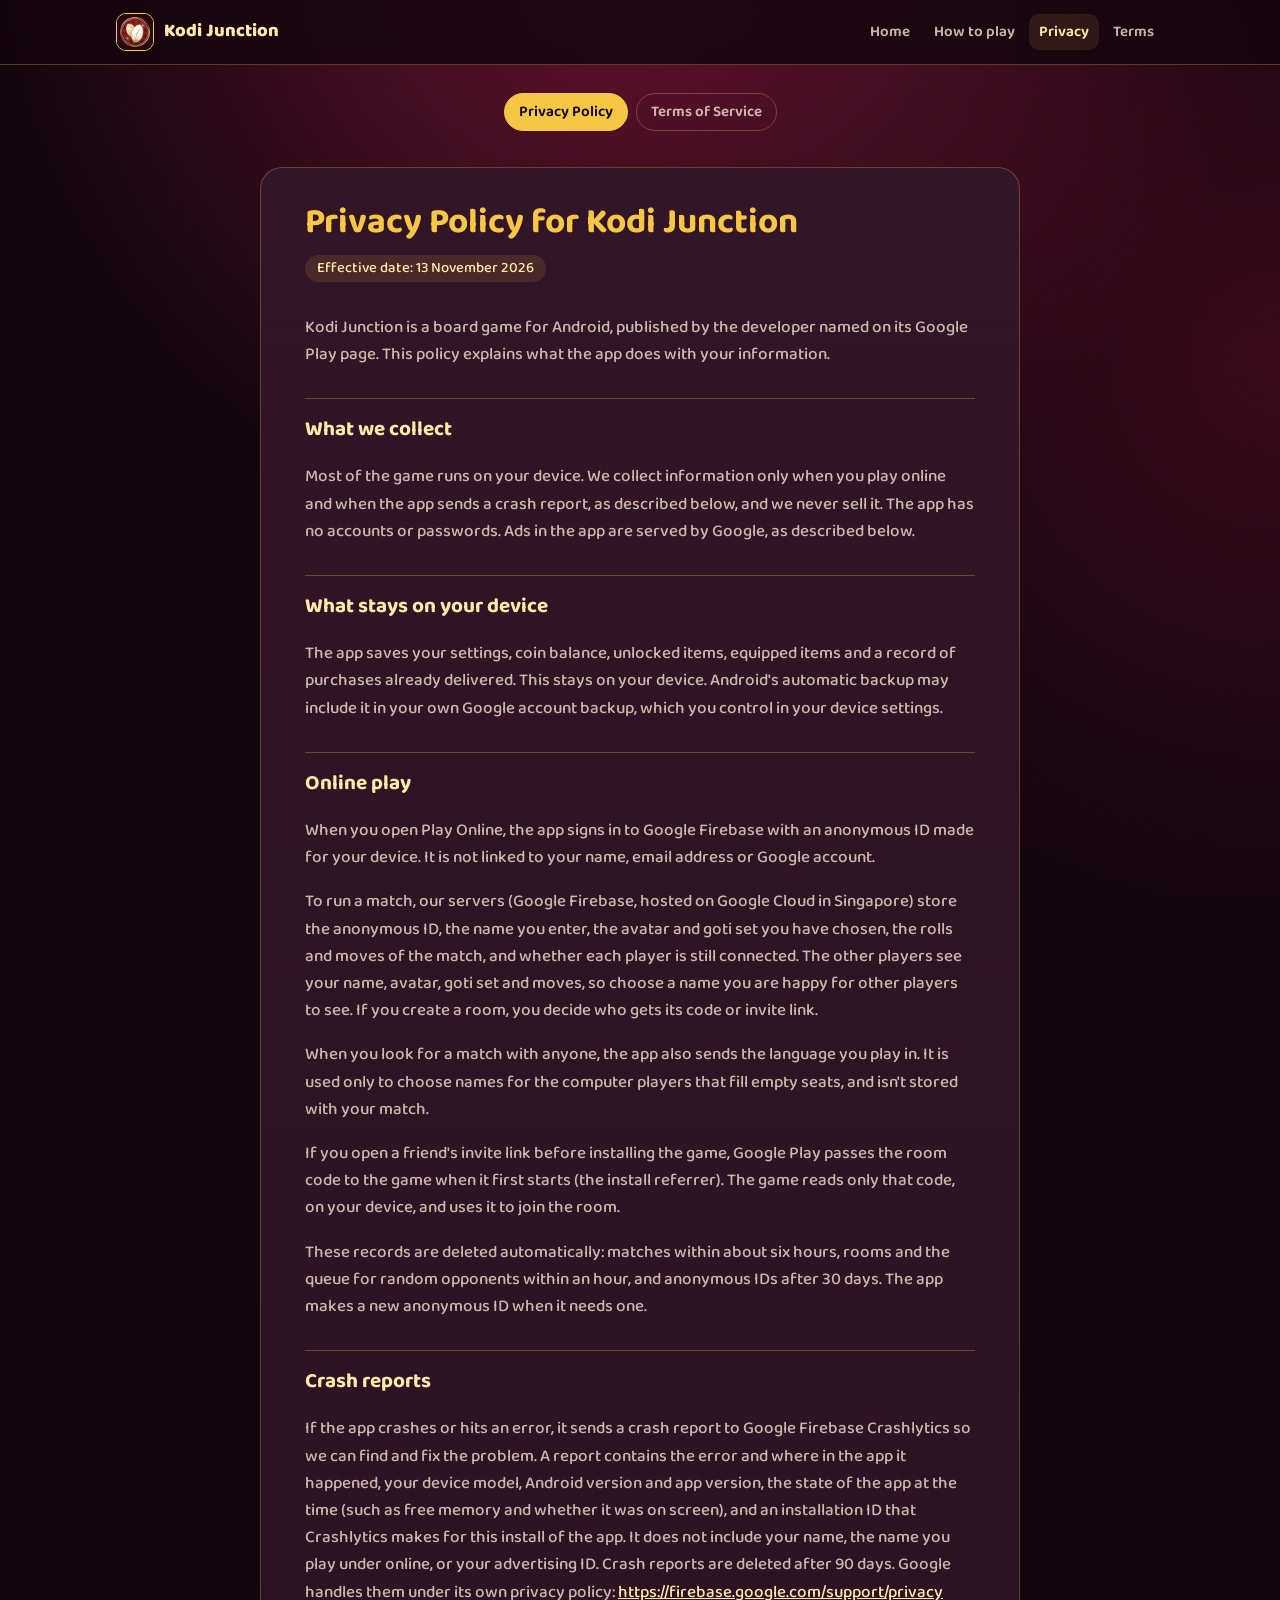
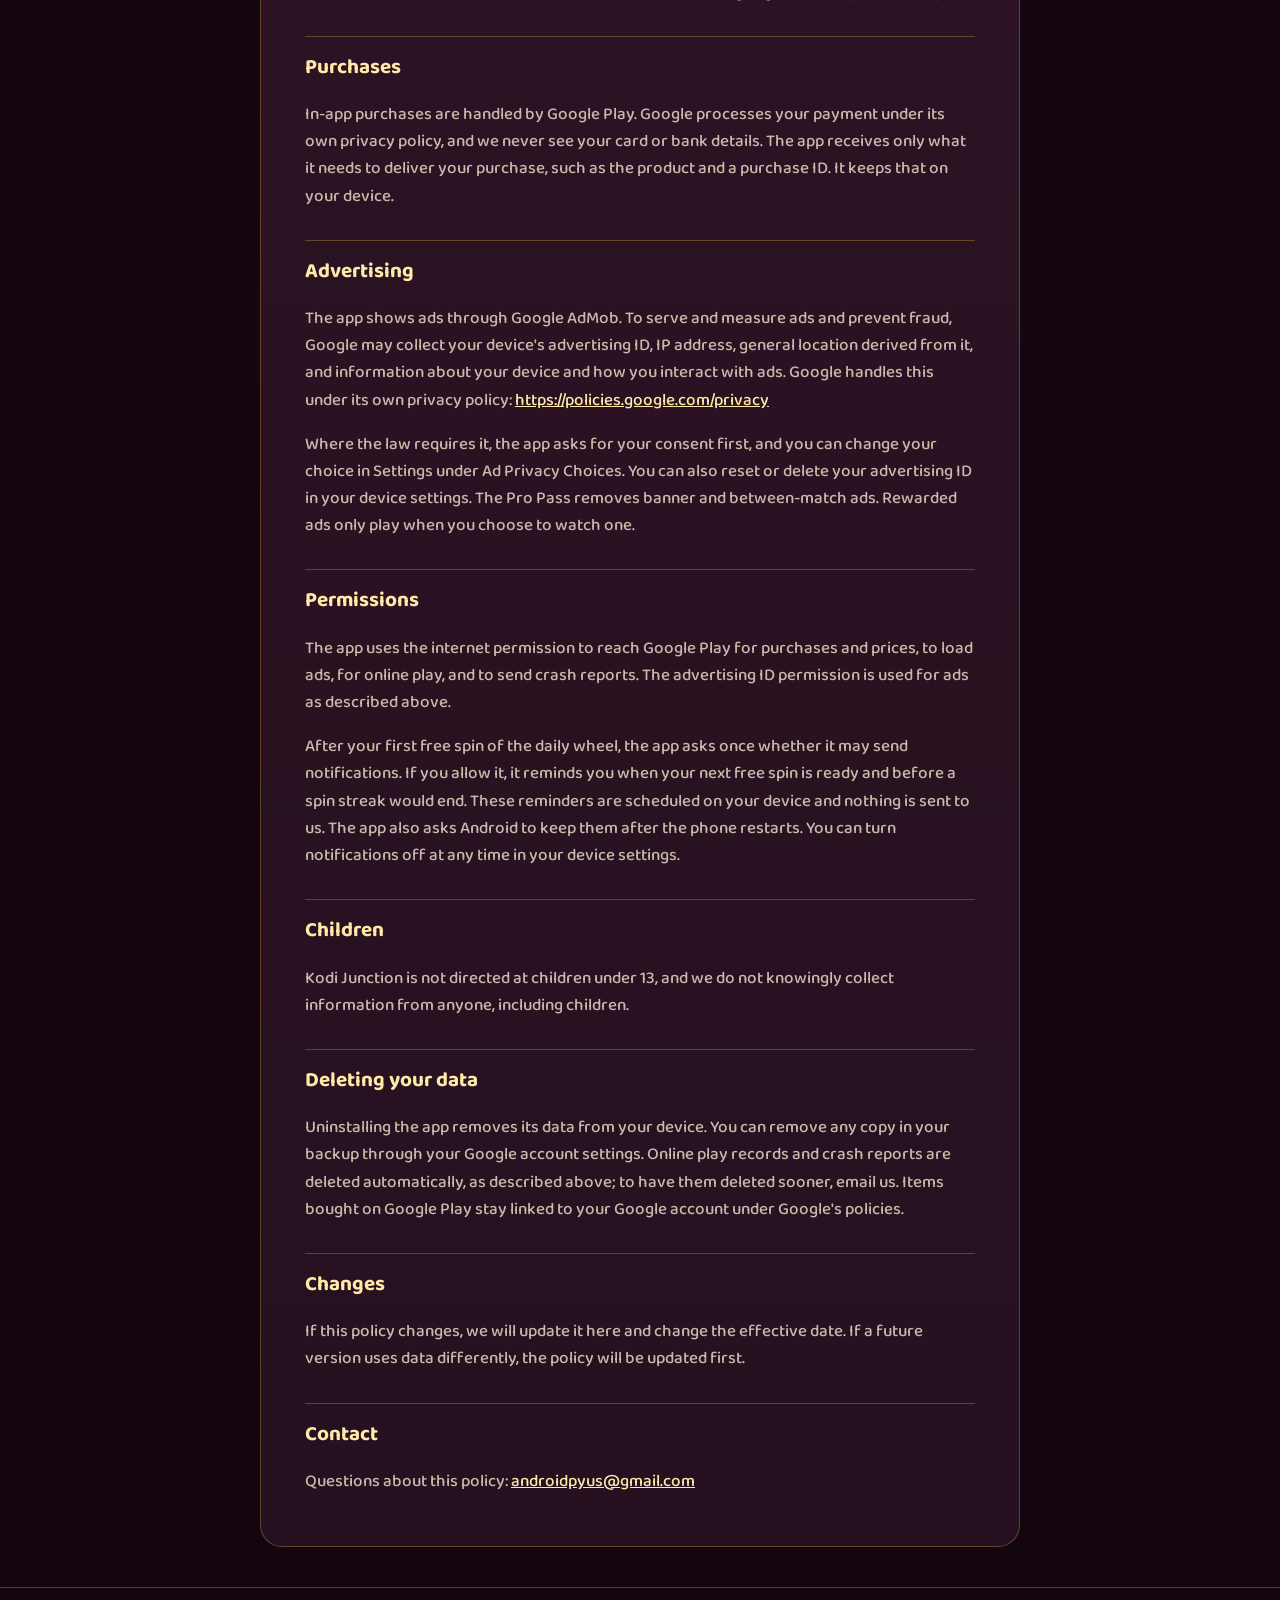
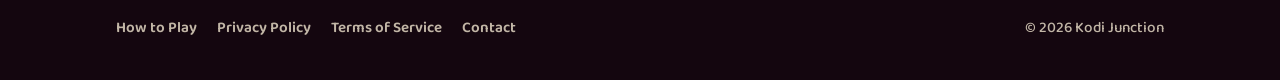
<file: privacy.html>
<!DOCTYPE html>
<html lang="en">
<head>
<meta charset="utf-8">
<meta name="viewport" content="width=device-width, initial-scale=1">
<title>Privacy Policy – Kodi Junction</title>
<meta name="description" content="How Kodi Junction, the Gujarati cowrie board game, handles your information: what it stores, online play data, ads, purchases and deleting your data.">
<link rel="canonical" href="https://kodijunction.com/privacy.html">
<meta name="theme-color" content="#14060f">
<link rel="icon" type="image/png" href="/assets/favicon.png">
<link rel="apple-touch-icon" href="/assets/apple-touch-icon.png">
<meta property="og:type" content="website">
<meta property="og:site_name" content="Kodi Junction">
<meta property="og:url" content="https://kodijunction.com/privacy.html">
<meta property="og:title" content="Privacy Policy – Kodi Junction">
<meta property="og:description" content="How Kodi Junction, the Gujarati cowrie board game, handles your information: what it stores, online play data, ads, purchases and deleting your data.">
<meta property="og:image" content="https://kodijunction.com/assets/og-image.jpg">
<link rel="preload" href="/assets/fonts/baloo-bhai-2-latin.woff2" as="font" type="font/woff2" crossorigin>
<link rel="stylesheet" href="/assets/site.css">
</head>
<body>
<header class="site-header">
  <div class="wrap">
    <a class="brand" href="https://kodijunction.com/"><img src="/assets/icon-96.webp" alt="" width="38" height="38"><span>Kodi Junction</span></a>
    <nav class="nav" aria-label="Main">
      <a class="optional" href="https://kodijunction.com/">Home</a>
      <a class="optional" href="https://kodijunction.com/how-to-play.html">How to play</a>
      <a href="https://kodijunction.com/privacy.html" aria-current="page">Privacy</a>
      <a href="https://kodijunction.com/terms.html">Terms</a>
    </nav>
  </div>
</header>
<main class="wrap">
<nav class="doc-switch" aria-label="Legal documents" style="margin-top:28px">
  <a href="https://kodijunction.com/privacy.html" aria-current="page">Privacy Policy</a>
  <a href="https://kodijunction.com/terms.html">Terms of Service</a>
</nav>
<article class="doc">
<h1>Privacy Policy for Kodi Junction</h1>
<p>Effective date: 13 November 2026</p>
<p>Kodi Junction is a board game for Android, published by the developer named on its Google Play page. This policy explains what the app does with your information.</p>
<h2>What we collect</h2>
<p>Most of the game runs on your device. We collect information only when you play online and when the app sends a crash report, as described below, and we never sell it. The app has no accounts or passwords. Ads in the app are served by Google, as described below.</p>
<h2>What stays on your device</h2>
<p>The app saves your settings, coin balance, unlocked items, equipped items and a record of purchases already delivered. This stays on your device. Android&#x27;s automatic backup may include it in your own Google account backup, which you control in your device settings.</p>
<h2>Online play</h2>
<p>When you open Play Online, the app signs in to Google Firebase with an anonymous ID made for your device. It is not linked to your name, email address or Google account.</p>
<p>To run a match, our servers (Google Firebase, hosted on Google Cloud in Singapore) store the anonymous ID, the name you enter, the avatar and goti set you have chosen, the rolls and moves of the match, and whether each player is still connected. The other players see your name, avatar, goti set and moves, so choose a name you are happy for other players to see. If you create a room, you decide who gets its code or invite link.</p>
<p>When you look for a match with anyone, the app also sends the language you play in. It is used only to choose names for the computer players that fill empty seats, and isn't stored with your match.</p>
<p>If you open a friend's invite link before installing the game, Google Play passes the room code to the game when it first starts (the install referrer). The game reads only that code, on your device, and uses it to join the room.</p>
<p>These records are deleted automatically: matches within about six hours, rooms and the queue for random opponents within an hour, and anonymous IDs after 30 days. The app makes a new anonymous ID when it needs one.</p>
<h2>Crash reports</h2>
<p>If the app crashes or hits an error, it sends a crash report to Google Firebase Crashlytics so we can find and fix the problem. A report contains the error and where in the app it happened, your device model, Android version and app version, the state of the app at the time (such as free memory and whether it was on screen), and an installation ID that Crashlytics makes for this install of the app. It does not include your name, the name you play under online, or your advertising ID. Crash reports are deleted after 90 days. Google handles them under its own privacy policy: <a href="https://firebase.google.com/support/privacy">https://firebase.google.com/support/privacy</a></p>
<h2>Purchases</h2>
<p>In-app purchases are handled by Google Play. Google processes your payment under its own privacy policy, and we never see your card or bank details. The app receives only what it needs to deliver your purchase, such as the product and a purchase ID. It keeps that on your device.</p>
<h2>Advertising</h2>
<p>The app shows ads through Google AdMob. To serve and measure ads and prevent fraud, Google may collect your device&#x27;s advertising ID, IP address, general location derived from it, and information about your device and how you interact with ads. Google handles this under its own privacy policy: <a href="https://policies.google.com/privacy">https://policies.google.com/privacy</a></p>
<p>Where the law requires it, the app asks for your consent first, and you can change your choice in Settings under Ad Privacy Choices. You can also reset or delete your advertising ID in your device settings. The Pro Pass removes banner and between-match ads. Rewarded ads only play when you choose to watch one.</p>
<h2>Permissions</h2>
<p>The app uses the internet permission to reach Google Play for purchases and prices, to load ads, for online play, and to send crash reports. The advertising ID permission is used for ads as described above.</p>
<p>After your first free spin of the daily wheel, the app asks once whether it may send notifications. If you allow it, it reminds you when your next free spin is ready and before a spin streak would end. These reminders are scheduled on your device and nothing is sent to us. The app also asks Android to keep them after the phone restarts. You can turn notifications off at any time in your device settings.</p>
<h2>Children</h2>
<p>Kodi Junction is not directed at children under 13, and we do not knowingly collect information from anyone, including children.</p>
<h2>Deleting your data</h2>
<p>Uninstalling the app removes its data from your device. You can remove any copy in your backup through your Google account settings. Online play records and crash reports are deleted automatically, as described above; to have them deleted sooner, email us. Items bought on Google Play stay linked to your Google account under Google&#x27;s policies.</p>
<h2>Changes</h2>
<p>If this policy changes, we will update it here and change the effective date. If a future version uses data differently, the policy will be updated first.</p>
<h2>Contact</h2>
<p>Questions about this policy: <a href="mailto:androidpyus@gmail.com">androidpyus@gmail.com</a></p>
</article>
</main>
<footer class="site-footer">
  <div class="wrap">
    <nav class="footer-links" aria-label="Site">
      <a href="https://kodijunction.com/how-to-play.html">How to Play</a>
      <a href="https://kodijunction.com/privacy.html">Privacy Policy</a>
      <a href="https://kodijunction.com/terms.html">Terms of Service</a>
      <a href="mailto:androidpyus@gmail.com">Contact</a>
    </nav>
    <div>© 2026 Kodi Junction</div>
  </div>
</footer>
</body>
</html>
</file>
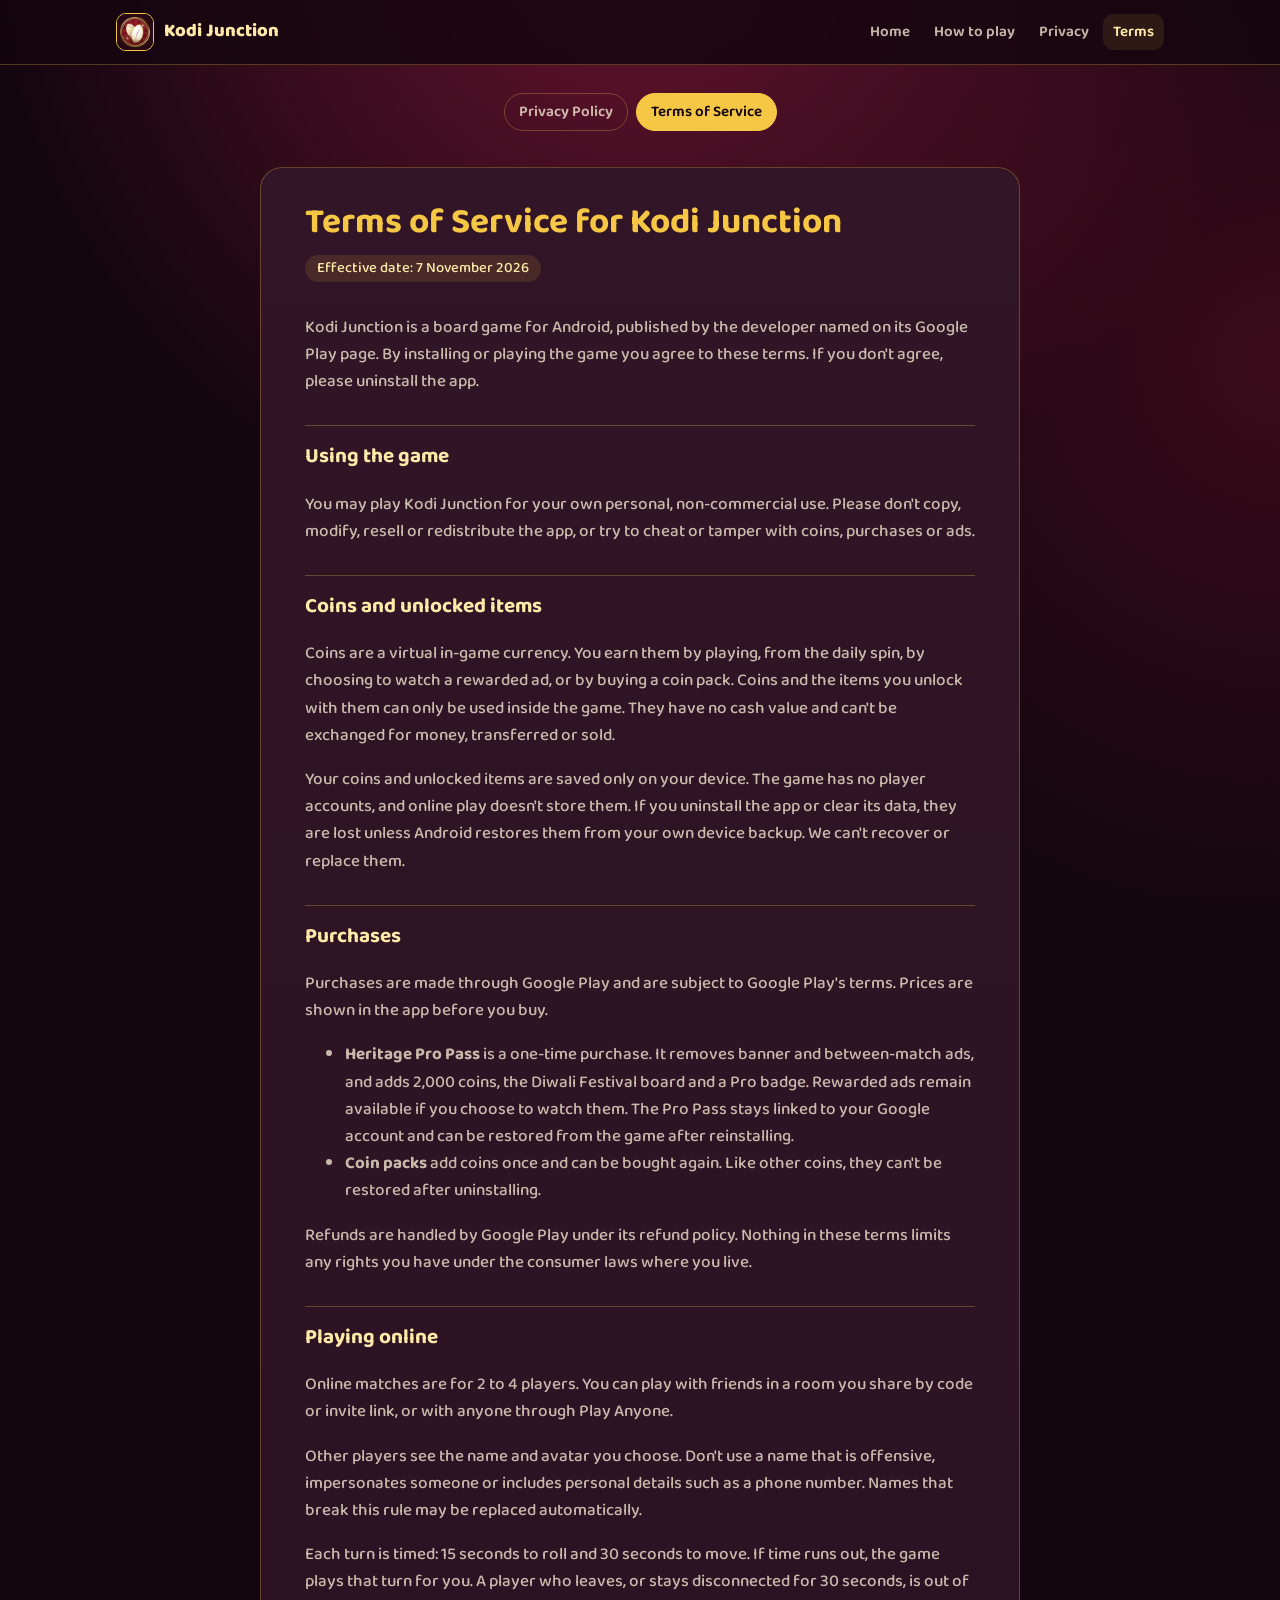
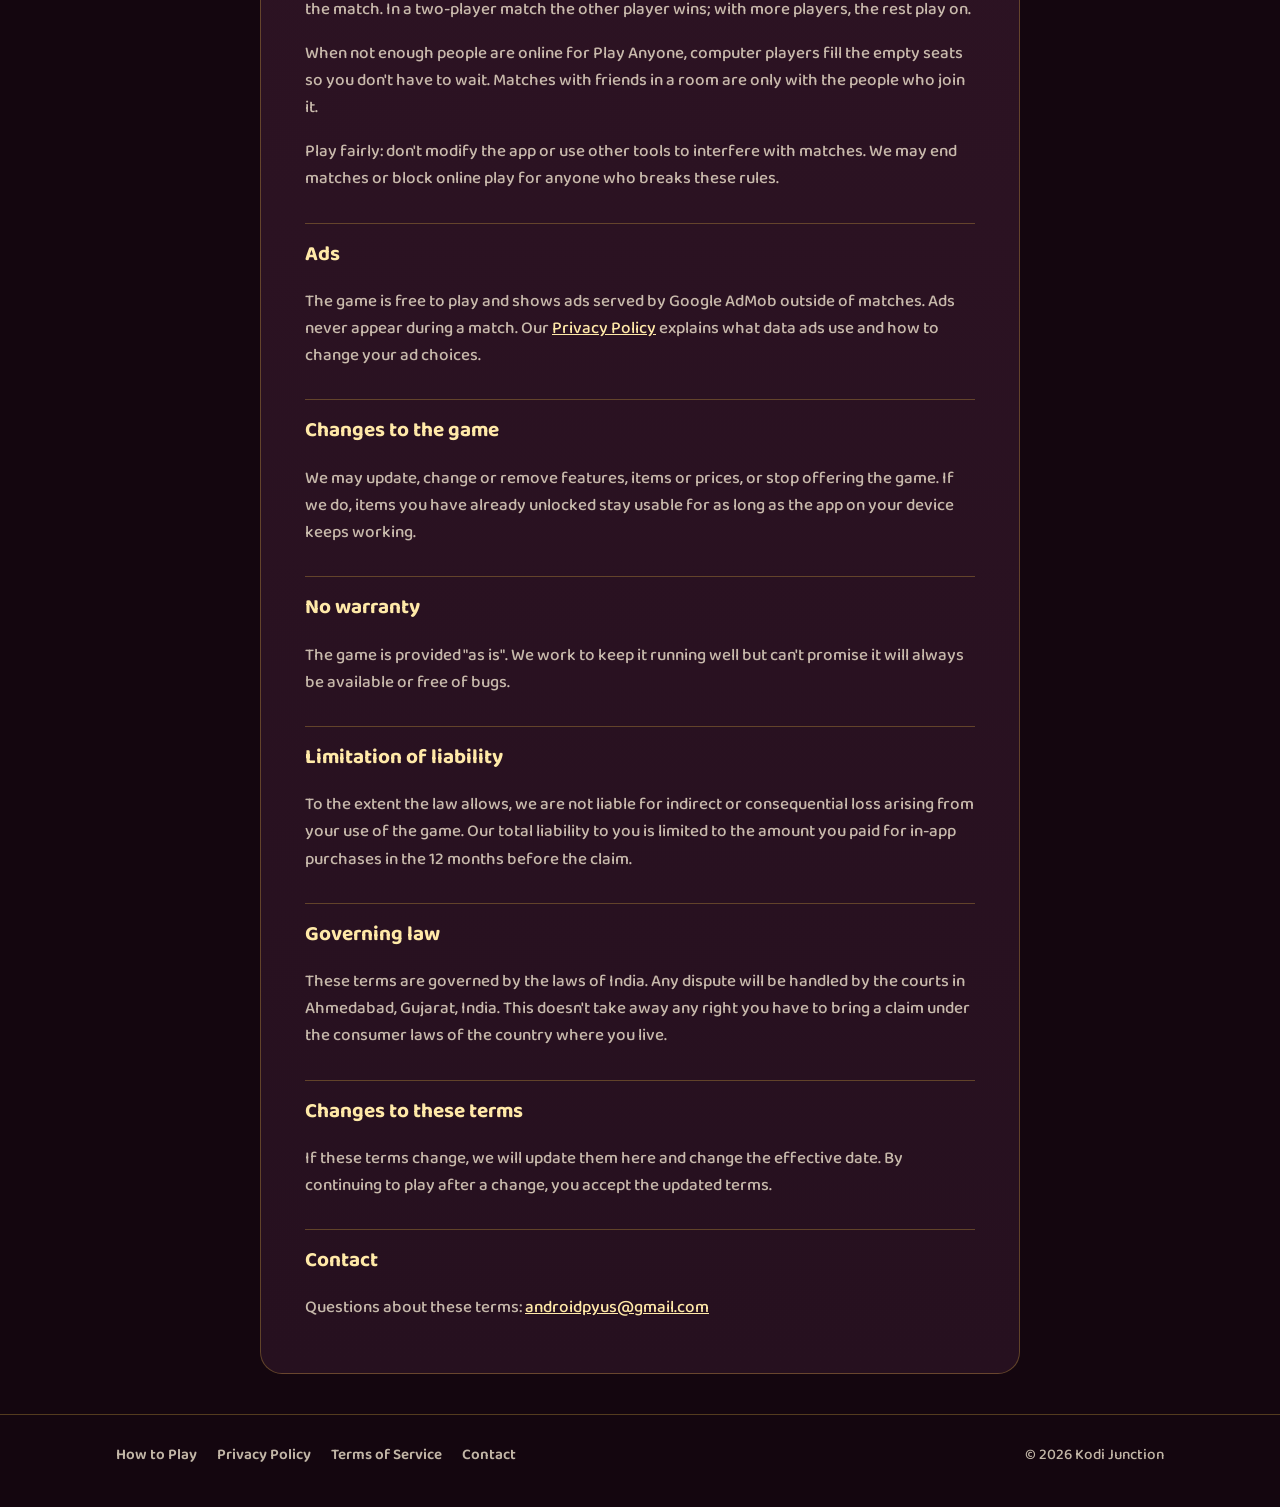
<file: terms.html>
<!DOCTYPE html>
<html lang="en">
<head>
<meta charset="utf-8">
<meta name="viewport" content="width=device-width, initial-scale=1">
<title>Terms of Service – Kodi Junction</title>
<meta name="description" content="The terms of service for Kodi Junction, the Gujarati cowrie board game: using the game, coins and purchases, online play and ads.">
<link rel="canonical" href="https://kodijunction.com/terms.html">
<meta name="theme-color" content="#14060f">
<link rel="icon" type="image/png" href="/assets/favicon.png">
<link rel="apple-touch-icon" href="/assets/apple-touch-icon.png">
<meta property="og:type" content="website">
<meta property="og:site_name" content="Kodi Junction">
<meta property="og:url" content="https://kodijunction.com/terms.html">
<meta property="og:title" content="Terms of Service – Kodi Junction">
<meta property="og:description" content="The terms of service for Kodi Junction, the Gujarati cowrie board game: using the game, coins and purchases, online play and ads.">
<meta property="og:image" content="https://kodijunction.com/assets/og-image.jpg">
<link rel="preload" href="/assets/fonts/baloo-bhai-2-latin.woff2" as="font" type="font/woff2" crossorigin>
<link rel="stylesheet" href="/assets/site.css">
</head>
<body>
<header class="site-header">
  <div class="wrap">
    <a class="brand" href="https://kodijunction.com/"><img src="/assets/icon-96.webp" alt="" width="38" height="38"><span>Kodi Junction</span></a>
    <nav class="nav" aria-label="Main">
      <a class="optional" href="https://kodijunction.com/">Home</a>
      <a class="optional" href="https://kodijunction.com/how-to-play.html">How to play</a>
      <a href="https://kodijunction.com/privacy.html">Privacy</a>
      <a href="https://kodijunction.com/terms.html" aria-current="page">Terms</a>
    </nav>
  </div>
</header>
<main class="wrap">
<nav class="doc-switch" aria-label="Legal documents" style="margin-top:28px">
  <a href="https://kodijunction.com/privacy.html">Privacy Policy</a>
  <a href="https://kodijunction.com/terms.html" aria-current="page">Terms of Service</a>
</nav>
<article class="doc">
<h1>Terms of Service for Kodi Junction</h1>
<p>Effective date: 7 November 2026</p>
<p>Kodi Junction is a board game for Android, published by the developer named on its Google Play page. By installing or playing the game you agree to these terms. If you don't agree, please uninstall the app.</p>
<h2>Using the game</h2>
<p>You may play Kodi Junction for your own personal, non-commercial use. Please don't copy, modify, resell or redistribute the app, or try to cheat or tamper with coins, purchases or ads.</p>
<h2>Coins and unlocked items</h2>
<p>Coins are a virtual in-game currency. You earn them by playing, from the daily spin, by choosing to watch a rewarded ad, or by buying a coin pack. Coins and the items you unlock with them can only be used inside the game. They have no cash value and can't be exchanged for money, transferred or sold.</p>
<p>Your coins and unlocked items are saved only on your device. The game has no player accounts, and online play doesn't store them. If you uninstall the app or clear its data, they are lost unless Android restores them from your own device backup. We can't recover or replace them.</p>
<h2>Purchases</h2>
<p>Purchases are made through Google Play and are subject to Google Play's terms. Prices are shown in the app before you buy.</p>
<ul>
<li><strong>Heritage Pro Pass</strong> is a one-time purchase. It removes banner and between-match ads, and adds 2,000 coins, the Diwali Festival board and a Pro badge. Rewarded ads remain available if you choose to watch them. The Pro Pass stays linked to your Google account and can be restored from the game after reinstalling.</li>
<li><strong>Coin packs</strong> add coins once and can be bought again. Like other coins, they can't be restored after uninstalling.</li>
</ul>
<p>Refunds are handled by Google Play under its refund policy. Nothing in these terms limits any rights you have under the consumer laws where you live.</p>
<h2>Playing online</h2>
<p>Online matches are for 2 to 4 players. You can play with friends in a room you share by code or invite link, or with anyone through Play Anyone.</p>
<p>Other players see the name and avatar you choose. Don't use a name that is offensive, impersonates someone or includes personal details such as a phone number. Names that break this rule may be replaced automatically.</p>
<p>Each turn is timed: 15 seconds to roll and 30 seconds to move. If time runs out, the game plays that turn for you. A player who leaves, or stays disconnected for 30 seconds, is out of the match. In a two-player match the other player wins; with more players, the rest play on.</p>
<p>When not enough people are online for Play Anyone, computer players fill the empty seats so you don't have to wait. Matches with friends in a room are only with the people who join it.</p>
<p>Play fairly: don't modify the app or use other tools to interfere with matches. We may end matches or block online play for anyone who breaks these rules.</p>
<h2>Ads</h2>
<p>The game is free to play and shows ads served by Google AdMob outside of matches. Ads never appear during a match. Our <a href="https://kodijunction.com/privacy.html">Privacy Policy</a> explains what data ads use and how to change your ad choices.</p>
<h2>Changes to the game</h2>
<p>We may update, change or remove features, items or prices, or stop offering the game. If we do, items you have already unlocked stay usable for as long as the app on your device keeps working.</p>
<h2>No warranty</h2>
<p>The game is provided "as is". We work to keep it running well but can't promise it will always be available or free of bugs.</p>
<h2>Limitation of liability</h2>
<p>To the extent the law allows, we are not liable for indirect or consequential loss arising from your use of the game. Our total liability to you is limited to the amount you paid for in-app purchases in the 12 months before the claim.</p>
<h2>Governing law</h2>
<p>These terms are governed by the laws of India. Any dispute will be handled by the courts in Ahmedabad, Gujarat, India. This doesn't take away any right you have to bring a claim under the consumer laws of the country where you live.</p>
<h2>Changes to these terms</h2>
<p>If these terms change, we will update them here and change the effective date. By continuing to play after a change, you accept the updated terms.</p>
<h2>Contact</h2>
<p>Questions about these terms: <a href="mailto:androidpyus@gmail.com">androidpyus@gmail.com</a></p>
</article>
</main>
<footer class="site-footer">
  <div class="wrap">
    <nav class="footer-links" aria-label="Site">
      <a href="https://kodijunction.com/how-to-play.html">How to Play</a>
      <a href="https://kodijunction.com/privacy.html">Privacy Policy</a>
      <a href="https://kodijunction.com/terms.html">Terms of Service</a>
      <a href="mailto:androidpyus@gmail.com">Contact</a>
    </nav>
    <div>© 2026 Kodi Junction</div>
  </div>
</footer>
</body>
</html>
</file>
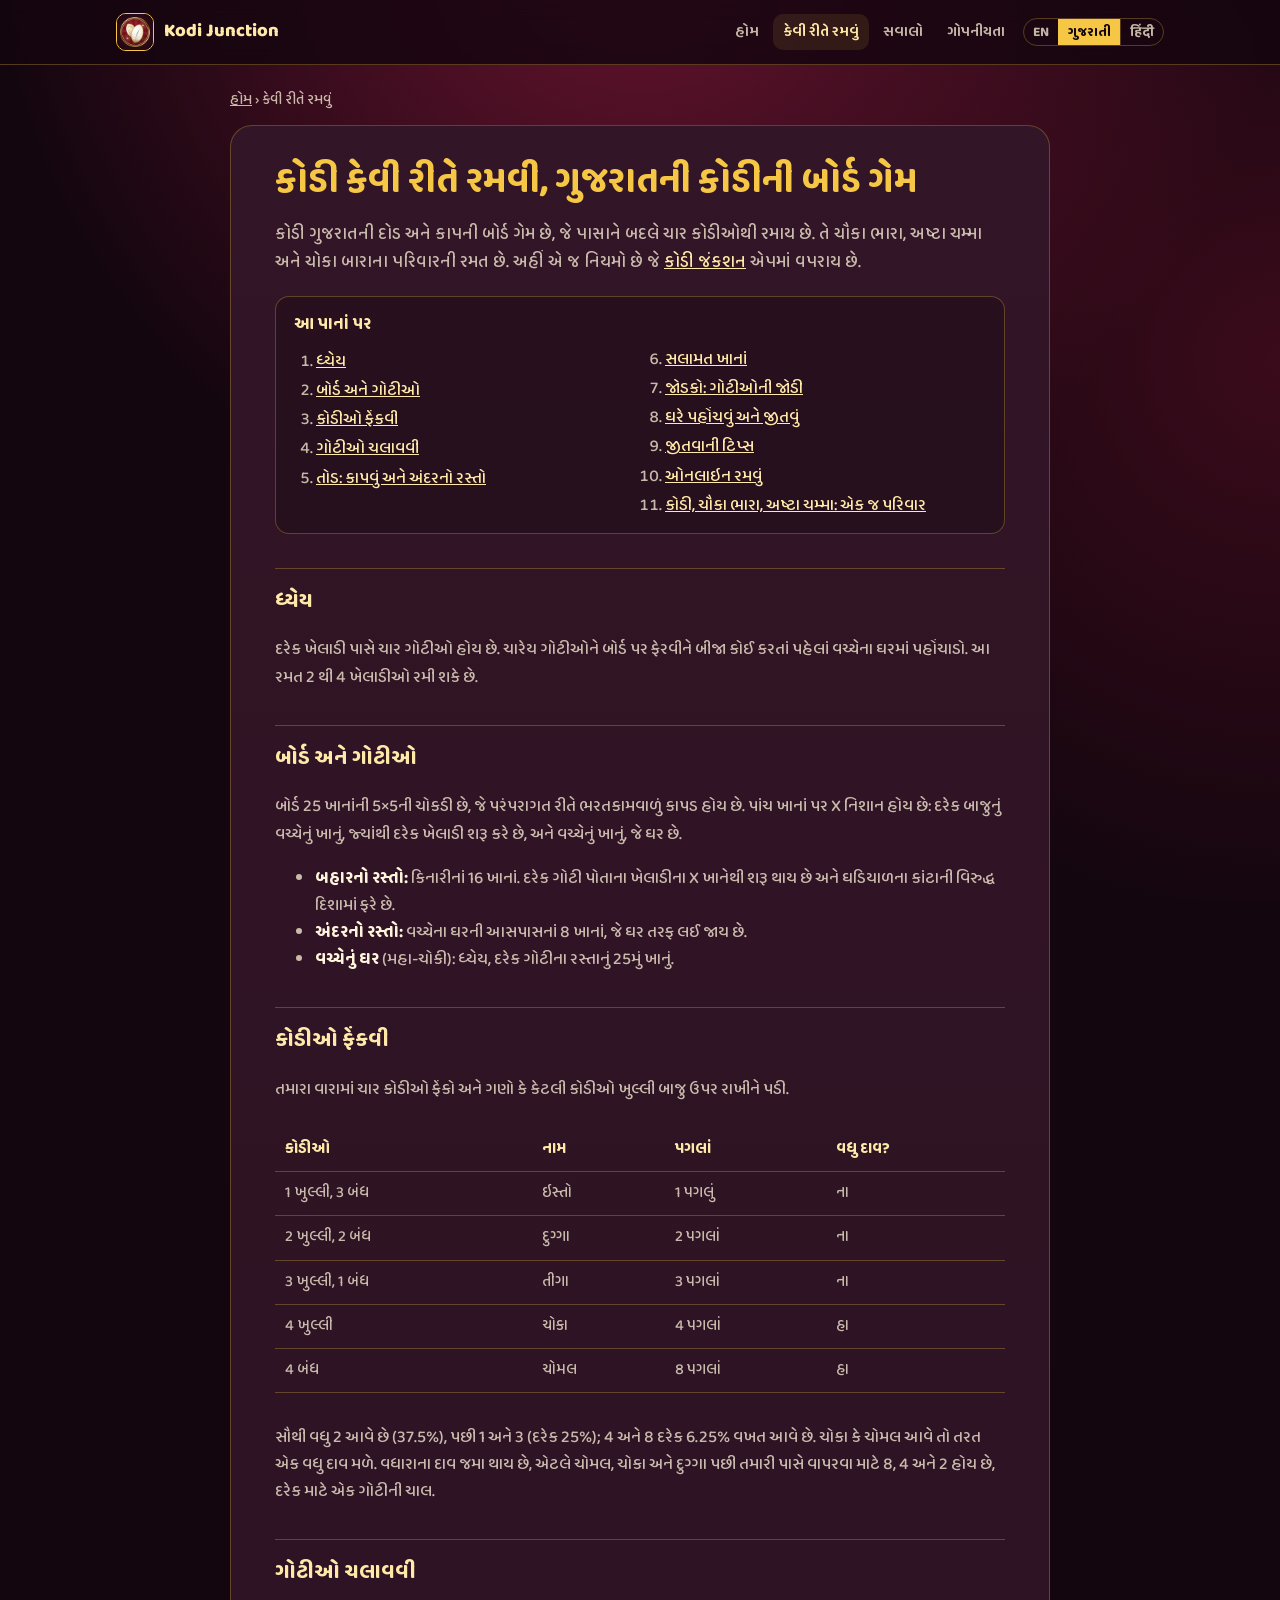
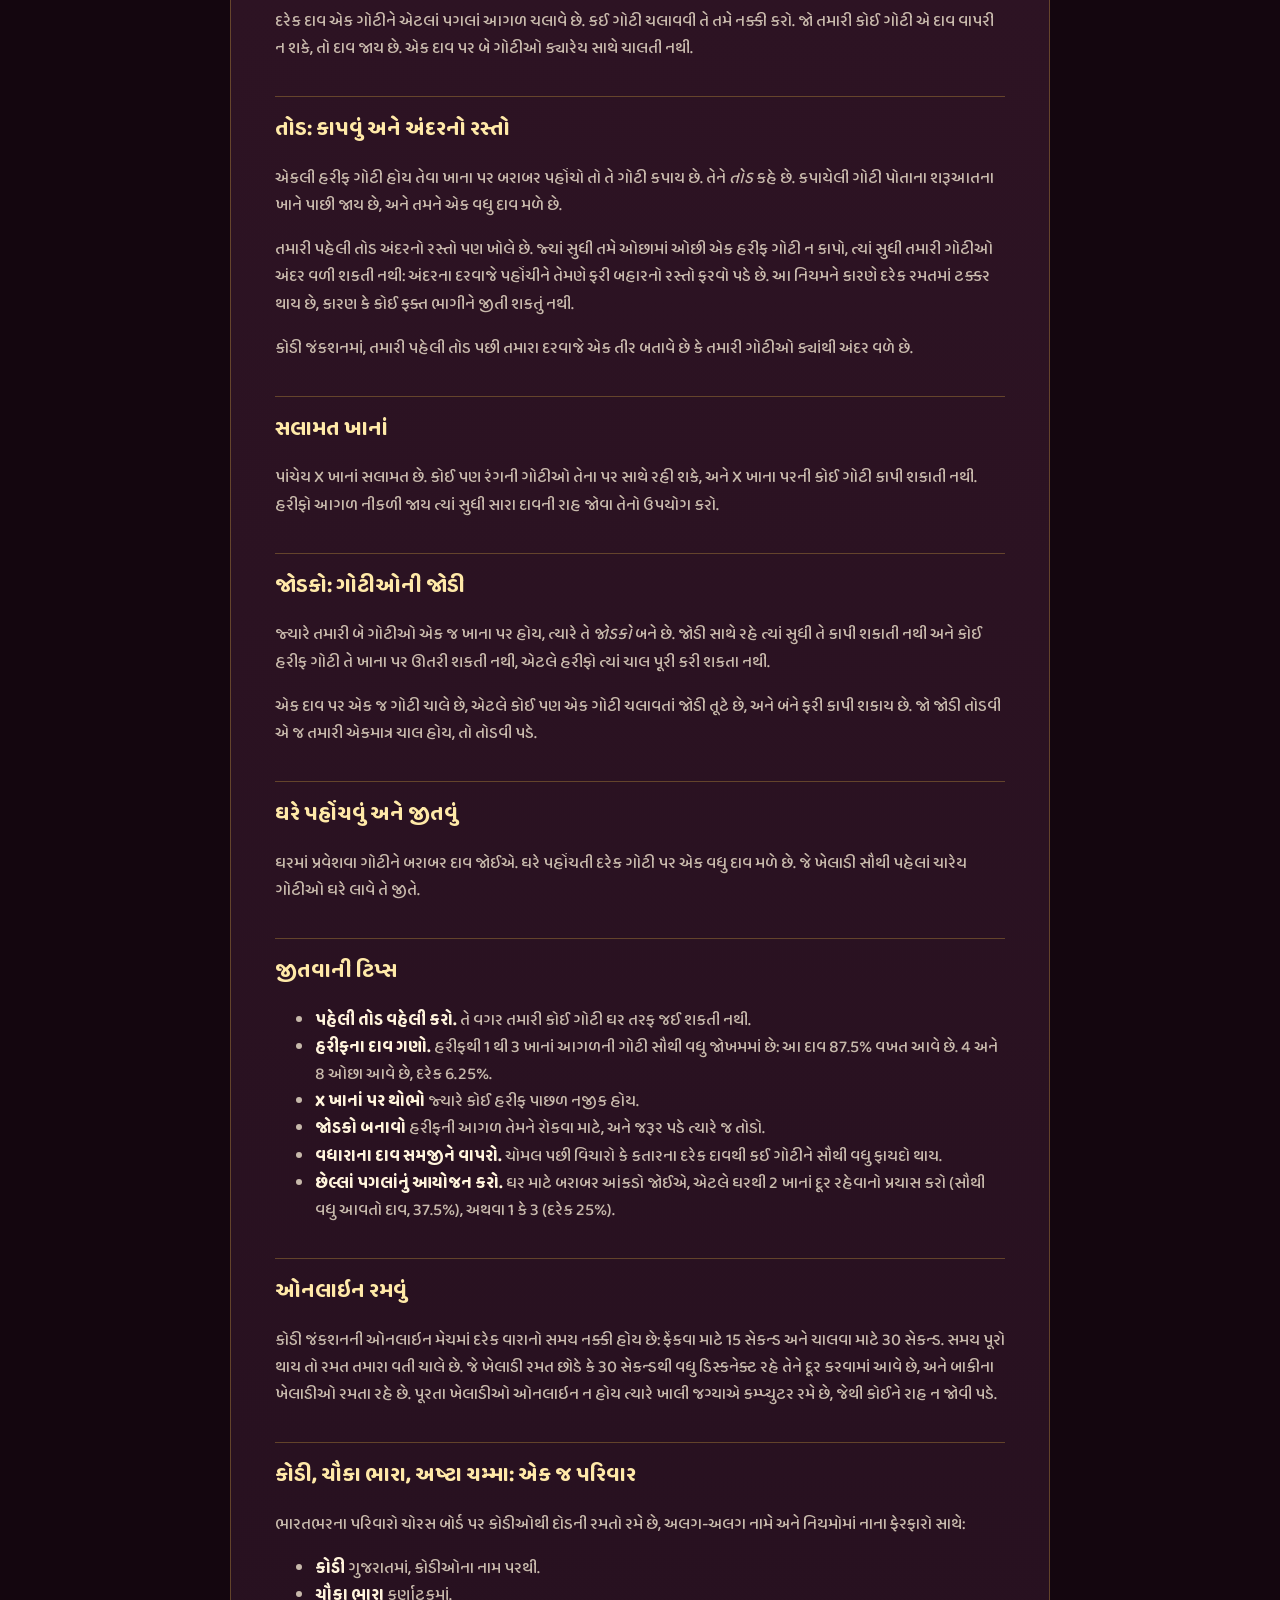
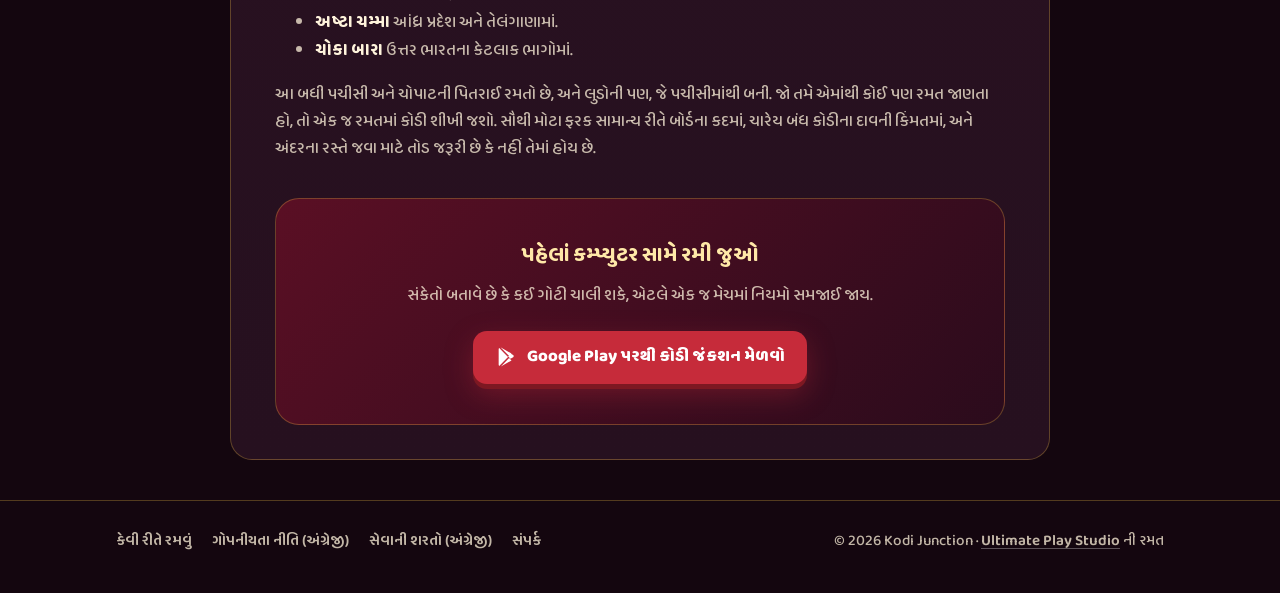
<file: gu/how-to-play.html>
<!DOCTYPE html>
<html lang="gu">
<head>
<meta charset="utf-8">
<meta name="viewport" content="width=device-width, initial-scale=1">
<title>કોડી કેવી રીતે રમવી: ગુજરાતી કોડીની બોર્ડ ગેમના નિયમો</title>
<meta name="description" content="કોડીના પૂરા નિયમો, ચોકા બારા અને અષ્ટા ચમ્મા જેવી ગુજરાતી કોડીની રમત: કોડીના દાવ, તોડ, સલામત ખાનાં, જોડકો અને જીતવાની ટિપ્સ.">
<link rel="canonical" href="https://kodijunction.com/gu/how-to-play.html">
<link rel="alternate" hreflang="en" href="https://kodijunction.com/how-to-play.html">
<link rel="alternate" hreflang="gu" href="https://kodijunction.com/gu/how-to-play.html">
<link rel="alternate" hreflang="hi" href="https://kodijunction.com/hi/how-to-play.html">
<link rel="alternate" hreflang="x-default" href="https://kodijunction.com/how-to-play.html">
<meta name="robots" content="index, follow, max-image-preview:large">
<meta name="theme-color" content="#14060f">
<link rel="icon" type="image/png" href="/assets/favicon.png">
<link rel="apple-touch-icon" href="/assets/apple-touch-icon.png">
<link rel="manifest" href="/site.webmanifest">
<meta property="og:type" content="article">
<meta property="og:site_name" content="Kodi Junction">
<meta property="og:locale" content="gu_IN">
<meta property="og:url" content="https://kodijunction.com/gu/how-to-play.html">
<meta property="og:title" content="કોડી કેવી રીતે રમવી: ગુજરાતી કોડીની બોર્ડ ગેમના નિયમો">
<meta property="og:description" content="કોડીના દાવ, તોડ, સલામત ખાનાં અને જોડકો, જીતવાની ટિપ્સ સાથે.">
<meta property="og:image" content="https://kodijunction.com/assets/og-image.jpg">
<meta property="og:image:width" content="1024">
<meta property="og:image:height" content="500">
<meta name="twitter:card" content="summary_large_image">
<meta name="twitter:title" content="કોડી કેવી રીતે રમવી: ગુજરાતી કોડીની બોર્ડ ગેમના નિયમો">
<meta name="twitter:description" content="કોડીના દાવ, તોડ, સલામત ખાનાં અને જોડકો, જીતવાની ટિપ્સ સાથે.">
<meta name="twitter:image" content="https://kodijunction.com/assets/og-image.jpg">
<link rel="preload" href="/assets/fonts/baloo-bhai-2-gujarati-text.woff2" as="font" type="font/woff2" crossorigin>
<link rel="stylesheet" href="/assets/site.css">
<style>
/* Every Gujarati letter on the Gujarati pages; replaces the site's small title subset here. */
@font-face { font-family: "Baloo Bhai 2"; font-style: normal; font-weight: 500 800; font-display: swap;
  src: url(/assets/fonts/baloo-bhai-2-gujarati-text.woff2) format("woff2");
  unicode-range: U+0951-0952, U+0964-0965, U+0A80-0AFF, U+200C-200D, U+20B9, U+25CC, U+A830-A839; }
</style>
<script type="application/ld+json">
{
  "@context": "https://schema.org",
  "@graph": [
    {
      "@type": "Article",
      "@id": "https://kodijunction.com/gu/how-to-play.html#article",
      "headline": "કોડી કેવી રીતે રમવી: ગુજરાતી કોડીની બોર્ડ ગેમના નિયમો",
      "description": "ગુજરાતની કોડીની બોર્ડ ગેમના પૂરા નિયમો: બોર્ડ, કોડીના દાવ, તોડ, સલામત ખાનાં, જોડકો અને જીતવાની ટિપ્સ.",
      "image": "https://kodijunction.com/assets/og-image.jpg",
      "datePublished": "2026-11-13",
      "dateModified": "2026-11-13",
      "inLanguage": "gu",
      "mainEntityOfPage": "https://kodijunction.com/gu/how-to-play.html",
      "author": { "@type": "Organization", "name": "Kodi Junction", "url": "https://kodijunction.com/" },
      "publisher": { "@type": "Organization", "name": "Kodi Junction", "logo": { "@type": "ImageObject", "url": "https://kodijunction.com/assets/icon-192.png" } },
      "about": { "@id": "https://kodijunction.com/#app" }
    },
    {
      "@type": "BreadcrumbList",
      "itemListElement": [
        { "@type": "ListItem", "position": 1, "name": "કોડી જંકશન", "item": "https://kodijunction.com/gu/" },
        { "@type": "ListItem", "position": 2, "name": "કેવી રીતે રમવું", "item": "https://kodijunction.com/gu/how-to-play.html" }
      ]
    }
  ]
}
</script>
</head>
<body>
<header class="site-header">
  <div class="wrap">
    <a class="brand" href="/gu/"><img src="/assets/icon-96.webp" alt="" width="38" height="38"><span>Kodi Junction</span></a>
    <div class="header-end">
      <nav class="nav" aria-label="મુખ્ય">
        <a class="optional" href="/gu/">હોમ</a>
        <a href="/gu/how-to-play.html" aria-current="page">કેવી રીતે રમવું</a>
        <a class="optional" href="/gu/#faq">સવાલો</a>
        <a class="optional" href="/privacy.html" hreflang="en">ગોપનીયતા</a>
      </nav>
      <nav class="lang-switch" aria-label="ભાષા">
        <a href="/how-to-play.html" hreflang="en" lang="en">EN</a>
        <a href="/gu/how-to-play.html" hreflang="gu" lang="gu" aria-current="true">ગુજરાતી</a>
        <a href="/hi/how-to-play.html" hreflang="hi" lang="hi">हिंदी</a>
      </nav>
    </div>
  </div>
</header>

<main class="wrap">
  <nav class="crumbs" aria-label="બ્રેડક્રમ્બ"><a href="/gu/">હોમ</a> <span aria-hidden="true">›</span> <span aria-current="page">કેવી રીતે રમવું</span></nav>
  <article class="guide">
    <h1>કોડી કેવી રીતે રમવી, ગુજરાતની કોડીની બોર્ડ ગેમ</h1>
    <p class="lead">કોડી ગુજરાતની દોડ અને કાપની બોર્ડ ગેમ છે, જે પાસાને બદલે ચાર કોડીઓથી રમાય છે. તે ચૌકા ભારા, અષ્ટા ચમ્મા અને ચોકા બારાના પરિવારની રમત છે. અહીં એ જ નિયમો છે જે <a href="/gu/">કોડી જંકશન</a> એપમાં વપરાય છે.</p>

    <nav class="toc" aria-label="આ પાનાં પર">
      <strong>આ પાનાં પર</strong>
      <ol>
        <li><a href="#goal">ધ્યેય</a></li>
        <li><a href="#board">બોર્ડ અને ગોટીઓ</a></li>
        <li><a href="#throws">કોડીઓ ફેંકવી</a></li>
        <li><a href="#moving">ગોટીઓ ચલાવવી</a></li>
        <li><a href="#tohd">તોડ: કાપવું અને અંદરનો રસ્તો</a></li>
        <li><a href="#safe">સલામત ખાનાં</a></li>
        <li><a href="#jodko">જોડકો: ગોટીઓની જોડી</a></li>
        <li><a href="#winning">ઘરે પહોંચવું અને જીતવું</a></li>
        <li><a href="#tips">જીતવાની ટિપ્સ</a></li>
        <li><a href="#online">ઓનલાઇન રમવું</a></li>
        <li><a href="#names">કોડી, ચૌકા ભારા, અષ્ટા ચમ્મા: એક જ પરિવાર</a></li>
      </ol>
    </nav>

    <h2 id="goal">ધ્યેય</h2>
    <p>દરેક ખેલાડી પાસે ચાર ગોટીઓ હોય છે. ચારેય ગોટીઓને બોર્ડ પર ફેરવીને બીજા કોઈ કરતાં પહેલાં વચ્ચેના ઘરમાં પહોંચાડો. આ રમત 2 થી 4 ખેલાડીઓ રમી શકે છે.</p>

    <h2 id="board">બોર્ડ અને ગોટીઓ</h2>
    <p>બોર્ડ 25 ખાનાંની 5×5ની ચોકડી છે, જે પરંપરાગત રીતે ભરતકામવાળું કાપડ હોય છે. પાંચ ખાનાં પર X નિશાન હોય છે: દરેક બાજુનું વચ્ચેનું ખાનું, જ્યાંથી દરેક ખેલાડી શરૂ કરે છે, અને વચ્ચેનું ખાનું, જે ઘર છે.</p>
    <ul>
      <li><strong>બહારનો રસ્તો:</strong> કિનારીનાં 16 ખાનાં. દરેક ગોટી પોતાના ખેલાડીના X ખાનેથી શરૂ થાય છે અને ઘડિયાળના કાંટાની વિરુદ્ધ દિશામાં ફરે છે.</li>
      <li><strong>અંદરનો રસ્તો:</strong> વચ્ચેના ઘરની આસપાસનાં 8 ખાનાં, જે ઘર તરફ લઈ જાય છે.</li>
      <li><strong>વચ્ચેનું ઘર</strong> (મહા-ચોકી): ધ્યેય, દરેક ગોટીના રસ્તાનું 25મું ખાનું.</li>
    </ul>

    <h2 id="throws">કોડીઓ ફેંકવી</h2>
    <p>તમારા વારામાં ચાર કોડીઓ ફેંકો અને ગણો કે કેટલી કોડીઓ ખુલ્લી બાજુ ઉપર રાખીને પડી.</p>
    <div class="table-wrap">
      <table>
        <thead><tr><th scope="col">કોડીઓ</th><th scope="col">નામ</th><th scope="col">પગલાં</th><th scope="col">વધુ દાવ?</th></tr></thead>
        <tbody>
          <tr><td>1 ખુલ્લી, 3 બંધ</td><td>ઇસ્તો</td><td>1 પગલું</td><td>ના</td></tr>
          <tr><td>2 ખુલ્લી, 2 બંધ</td><td>દુગ્ગા</td><td>2 પગલાં</td><td>ના</td></tr>
          <tr><td>3 ખુલ્લી, 1 બંધ</td><td>તીગા</td><td>3 પગલાં</td><td>ના</td></tr>
          <tr><td>4 ખુલ્લી</td><td>ચોકા</td><td>4 પગલાં</td><td>હા</td></tr>
          <tr><td>4 બંધ</td><td>ચોમલ</td><td>8 પગલાં</td><td>હા</td></tr>
        </tbody>
      </table>
    </div>
    <p>સૌથી વધુ 2 આવે છે (37.5%), પછી 1 અને 3 (દરેક 25%); 4 અને 8 દરેક 6.25% વખત આવે છે. ચોકા કે ચોમલ આવે તો તરત એક વધુ દાવ મળે. વધારાના દાવ જમા થાય છે, એટલે ચોમલ, ચોકા અને દુગ્ગા પછી તમારી પાસે વાપરવા માટે 8, 4 અને 2 હોય છે, દરેક માટે એક ગોટીની ચાલ.</p>

    <h2 id="moving">ગોટીઓ ચલાવવી</h2>
    <p>દરેક દાવ એક ગોટીને એટલાં પગલાં આગળ ચલાવે છે. કઈ ગોટી ચલાવવી તે તમે નક્કી કરો. જો તમારી કોઈ ગોટી એ દાવ વાપરી ન શકે, તો દાવ જાય છે. એક દાવ પર બે ગોટીઓ ક્યારેય સાથે ચાલતી નથી.</p>

    <h2 id="tohd">તોડ: કાપવું અને અંદરનો રસ્તો</h2>
    <p>એકલી હરીફ ગોટી હોય તેવા ખાના પર બરાબર પહોંચો તો તે ગોટી કપાય છે. તેને <em>તોડ</em> કહે છે. કપાયેલી ગોટી પોતાના શરૂઆતના ખાને પાછી જાય છે, અને તમને એક વધુ દાવ મળે છે.</p>
    <p>તમારી પહેલી તોડ અંદરનો રસ્તો પણ ખોલે છે. જ્યાં સુધી તમે ઓછામાં ઓછી એક હરીફ ગોટી ન કાપો, ત્યાં સુધી તમારી ગોટીઓ અંદર વળી શકતી નથી: અંદરના દરવાજે પહોંચીને તેમણે ફરી બહારનો રસ્તો ફરવો પડે છે. આ નિયમને કારણે દરેક રમતમાં ટક્કર થાય છે, કારણ કે કોઈ ફક્ત ભાગીને જીતી શકતું નથી.</p>
    <p>કોડી જંકશનમાં, તમારી પહેલી તોડ પછી તમારા દરવાજે એક તીર બતાવે છે કે તમારી ગોટીઓ ક્યાંથી અંદર વળે છે.</p>

    <h2 id="safe">સલામત ખાનાં</h2>
    <p>પાંચેય X ખાનાં સલામત છે. કોઈ પણ રંગની ગોટીઓ તેના પર સાથે રહી શકે, અને X ખાના પરની કોઈ ગોટી કાપી શકાતી નથી. હરીફો આગળ નીકળી જાય ત્યાં સુધી સારા દાવની રાહ જોવા તેનો ઉપયોગ કરો.</p>

    <h2 id="jodko">જોડકો: ગોટીઓની જોડી</h2>
    <p>જ્યારે તમારી બે ગોટીઓ એક જ ખાના પર હોય, ત્યારે તે <em>જોડકો</em> બને છે. જોડી સાથે રહે ત્યાં સુધી તે કાપી શકાતી નથી અને કોઈ હરીફ ગોટી તે ખાના પર ઊતરી શકતી નથી, એટલે હરીફો ત્યાં ચાલ પૂરી કરી શકતા નથી.</p>
    <p>એક દાવ પર એક જ ગોટી ચાલે છે, એટલે કોઈ પણ એક ગોટી ચલાવતાં જોડી તૂટે છે, અને બંને ફરી કાપી શકાય છે. જો જોડી તોડવી એ જ તમારી એકમાત્ર ચાલ હોય, તો તોડવી પડે.</p>

    <h2 id="winning">ઘરે પહોંચવું અને જીતવું</h2>
    <p>ઘરમાં પ્રવેશવા ગોટીને બરાબર દાવ જોઈએ. ઘરે પહોંચતી દરેક ગોટી પર એક વધુ દાવ મળે છે. જે ખેલાડી સૌથી પહેલાં ચારેય ગોટીઓ ઘરે લાવે તે જીતે.</p>

    <h2 id="tips">જીતવાની ટિપ્સ</h2>
    <ul>
      <li><strong>પહેલી તોડ વહેલી કરો.</strong> તે વગર તમારી કોઈ ગોટી ઘર તરફ જઈ શકતી નથી.</li>
      <li><strong>હરીફના દાવ ગણો.</strong> હરીફથી 1 થી 3 ખાનાં આગળની ગોટી સૌથી વધુ જોખમમાં છે: આ દાવ 87.5% વખત આવે છે. 4 અને 8 ઓછા આવે છે, દરેક 6.25%.</li>
      <li><strong>X ખાનાં પર થોભો</strong> જ્યારે કોઈ હરીફ પાછળ નજીક હોય.</li>
      <li><strong>જોડકો બનાવો</strong> હરીફની આગળ તેમને રોકવા માટે, અને જરૂર પડે ત્યારે જ તોડો.</li>
      <li><strong>વધારાના દાવ સમજીને વાપરો.</strong> ચોમલ પછી વિચારો કે કતારના દરેક દાવથી કઈ ગોટીને સૌથી વધુ ફાયદો થાય.</li>
      <li><strong>છેલ્લાં પગલાંનું આયોજન કરો.</strong> ઘર માટે બરાબર આંકડો જોઈએ, એટલે ઘરથી 2 ખાનાં દૂર રહેવાનો પ્રયાસ કરો (સૌથી વધુ આવતો દાવ, 37.5%), અથવા 1 કે 3 (દરેક 25%).</li>
    </ul>

    <h2 id="online">ઓનલાઇન રમવું</h2>
    <p>કોડી જંકશનની ઓનલાઇન મેચમાં દરેક વારાનો સમય નક્કી હોય છે: ફેંકવા માટે 15 સેકન્ડ અને ચાલવા માટે 30 સેકન્ડ. સમય પૂરો થાય તો રમત તમારા વતી ચાલે છે. જે ખેલાડી રમત છોડે કે 30 સેકન્ડથી વધુ ડિસ્કનેક્ટ રહે તેને દૂર કરવામાં આવે છે, અને બાકીના ખેલાડીઓ રમતા રહે છે. પૂરતા ખેલાડીઓ ઓનલાઇન ન હોય ત્યારે ખાલી જગ્યાએ કમ્પ્યુટર રમે છે, જેથી કોઈને રાહ ન જોવી પડે.</p>

    <h2 id="names">કોડી, ચૌકા ભારા, અષ્ટા ચમ્મા: એક જ પરિવાર</h2>
    <p>ભારતભરના પરિવારો ચોરસ બોર્ડ પર કોડીઓથી દોડની રમતો રમે છે, અલગ-અલગ નામે અને નિયમોમાં નાના ફેરફારો સાથે:</p>
    <ul>
      <li><strong>કોડી</strong> ગુજરાતમાં, કોડીઓના નામ પરથી.</li>
      <li><strong>ચૌકા ભારા</strong> કર્ણાટકમાં.</li>
      <li><strong>અષ્ટા ચમ્મા</strong> આંધ્ર પ્રદેશ અને તેલંગાણામાં.</li>
      <li><strong>ચોકા બારા</strong> ઉત્તર ભારતના કેટલાક ભાગોમાં.</li>
    </ul>
    <p>આ બધી પચીસી અને ચોપાટની પિતરાઈ રમતો છે, અને લુડોની પણ, જે પચીસીમાંથી બની. જો તમે એમાંથી કોઈ પણ રમત જાણતા હો, તો એક જ રમતમાં કોડી શીખી જશો. સૌથી મોટા ફરક સામાન્ય રીતે બોર્ડના કદમાં, ચારેય બંધ કોડીના દાવની કિંમતમાં, અને અંદરના રસ્તે જવા માટે તોડ જરૂરી છે કે નહીં તેમાં હોય છે.</p>

    <div class="cta" style="margin-top:36px">
      <h2>પહેલાં કમ્પ્યુટર સામે રમી જુઓ</h2>
      <p class="section-sub">સંકેતો બતાવે છે કે કઈ ગોટી ચાલી શકે, એટલે એક જ મેચમાં નિયમો સમજાઈ જાય.</p>
      <a class="btn btn-play" href="https://play.google.com/store/apps/details?id=com.kodijunction.app&amp;hl=gu&amp;referrer=utm_source%3Dkodijunction.com%26utm_medium%3Dwebsite%26utm_campaign%3Dgu_how_to_play">
        <svg viewBox="0 0 24 24" aria-hidden="true"><path fill="currentColor" d="M4.6 2.3a1.4 1.4 0 0 0-.6 1.2v17a1.4 1.4 0 0 0 .6 1.2l9.6-9.7zm10.8 8.5 2.6-2.6L6.4 1.6l-.2-.1zm0 2.4-9.2 9.3.2-.1 11.6-6.6zm4.4-3.5-2.9-1.6-2.8 2.9 2.8 2.9 2.9-1.7c.8-.4.8-2 0-2.5z"/></svg>
        Google Play પરથી કોડી જંકશન મેળવો
      </a>
    </div>
  </article>
</main>

<footer class="site-footer">
  <div class="wrap">
    <nav class="footer-links" aria-label="સાઇટ">
      <a href="/gu/how-to-play.html">કેવી રીતે રમવું</a>
      <a href="/privacy.html" hreflang="en">ગોપનીયતા નીતિ (અંગ્રેજી)</a>
      <a href="/terms.html" hreflang="en">સેવાની શરતો (અંગ્રેજી)</a>
      <a href="mailto:androidpyus@gmail.com">સંપર્ક</a>
    </nav>
    <div>© 2026 Kodi Junction · <a href="https://ultimateplaystudio.com/">Ultimate Play Studio</a> ની રમત</div>
  </div>
</footer>
</body>
</html>
</file>
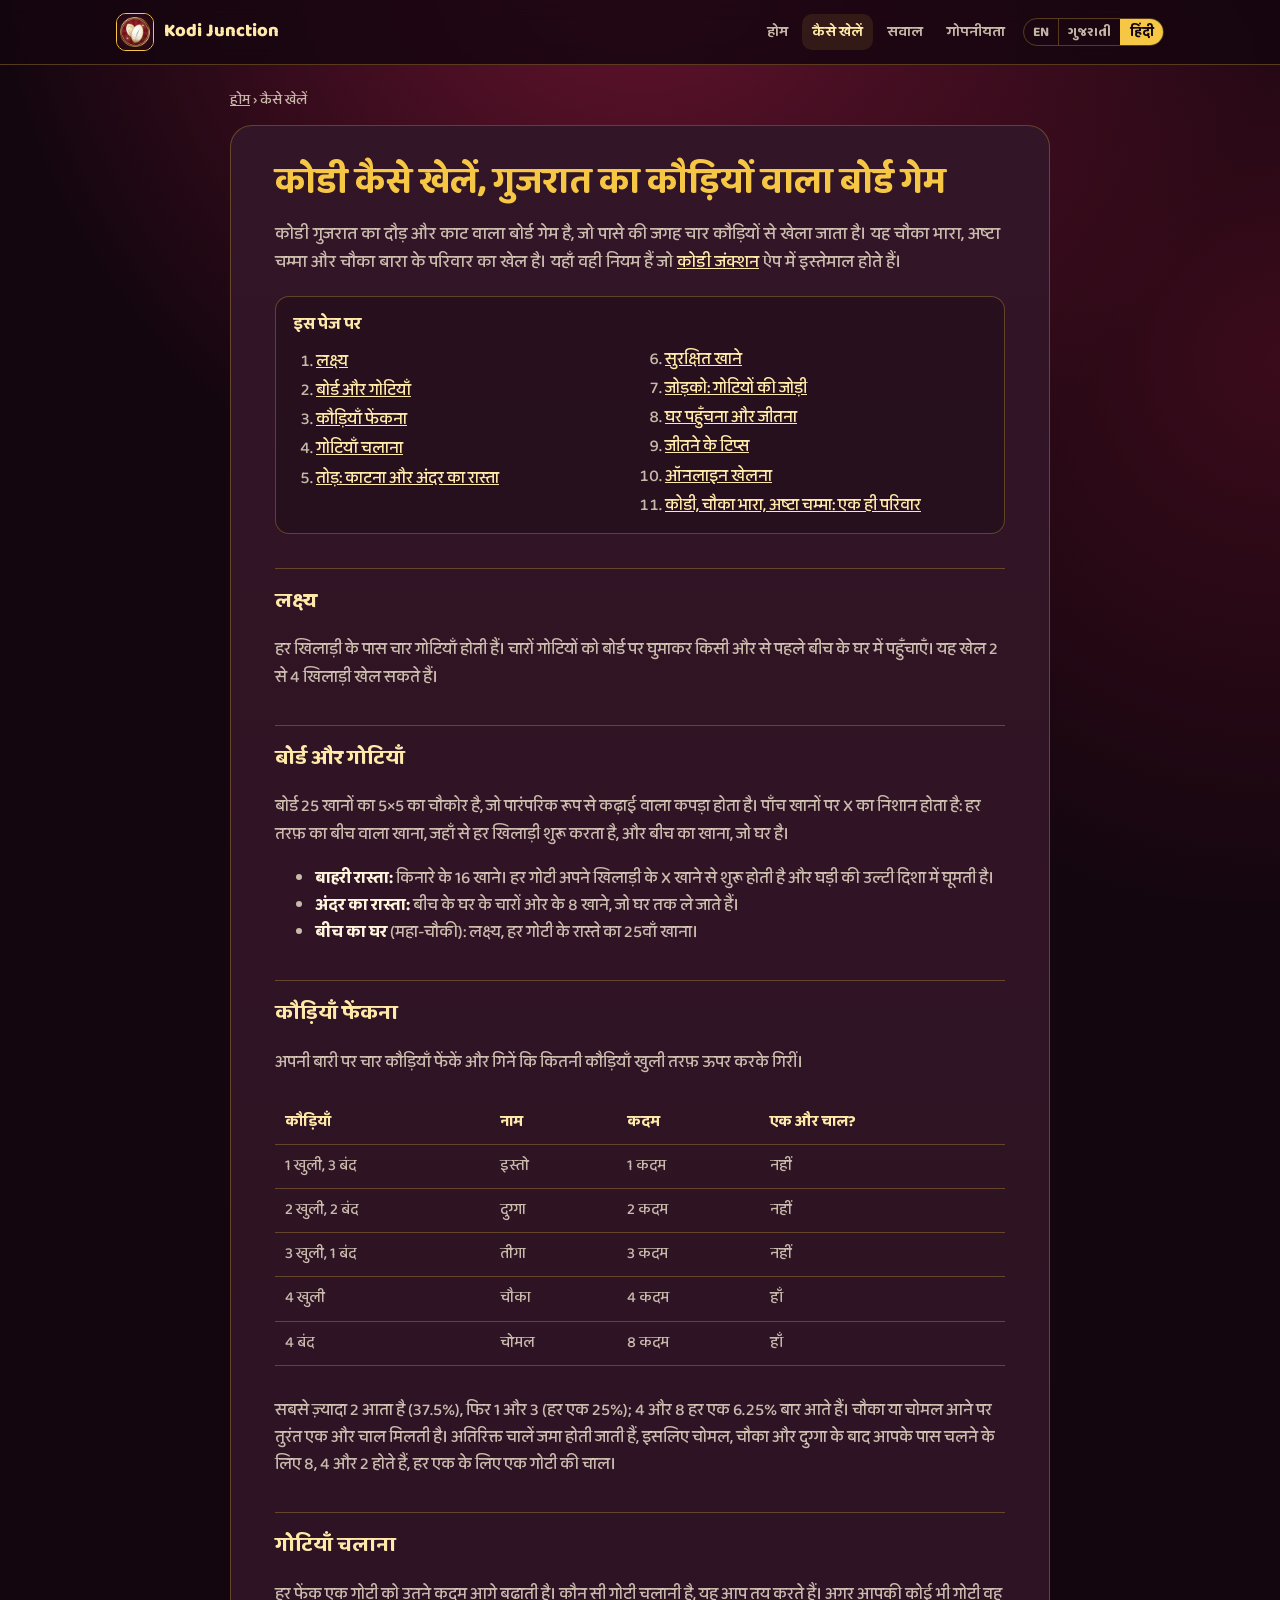
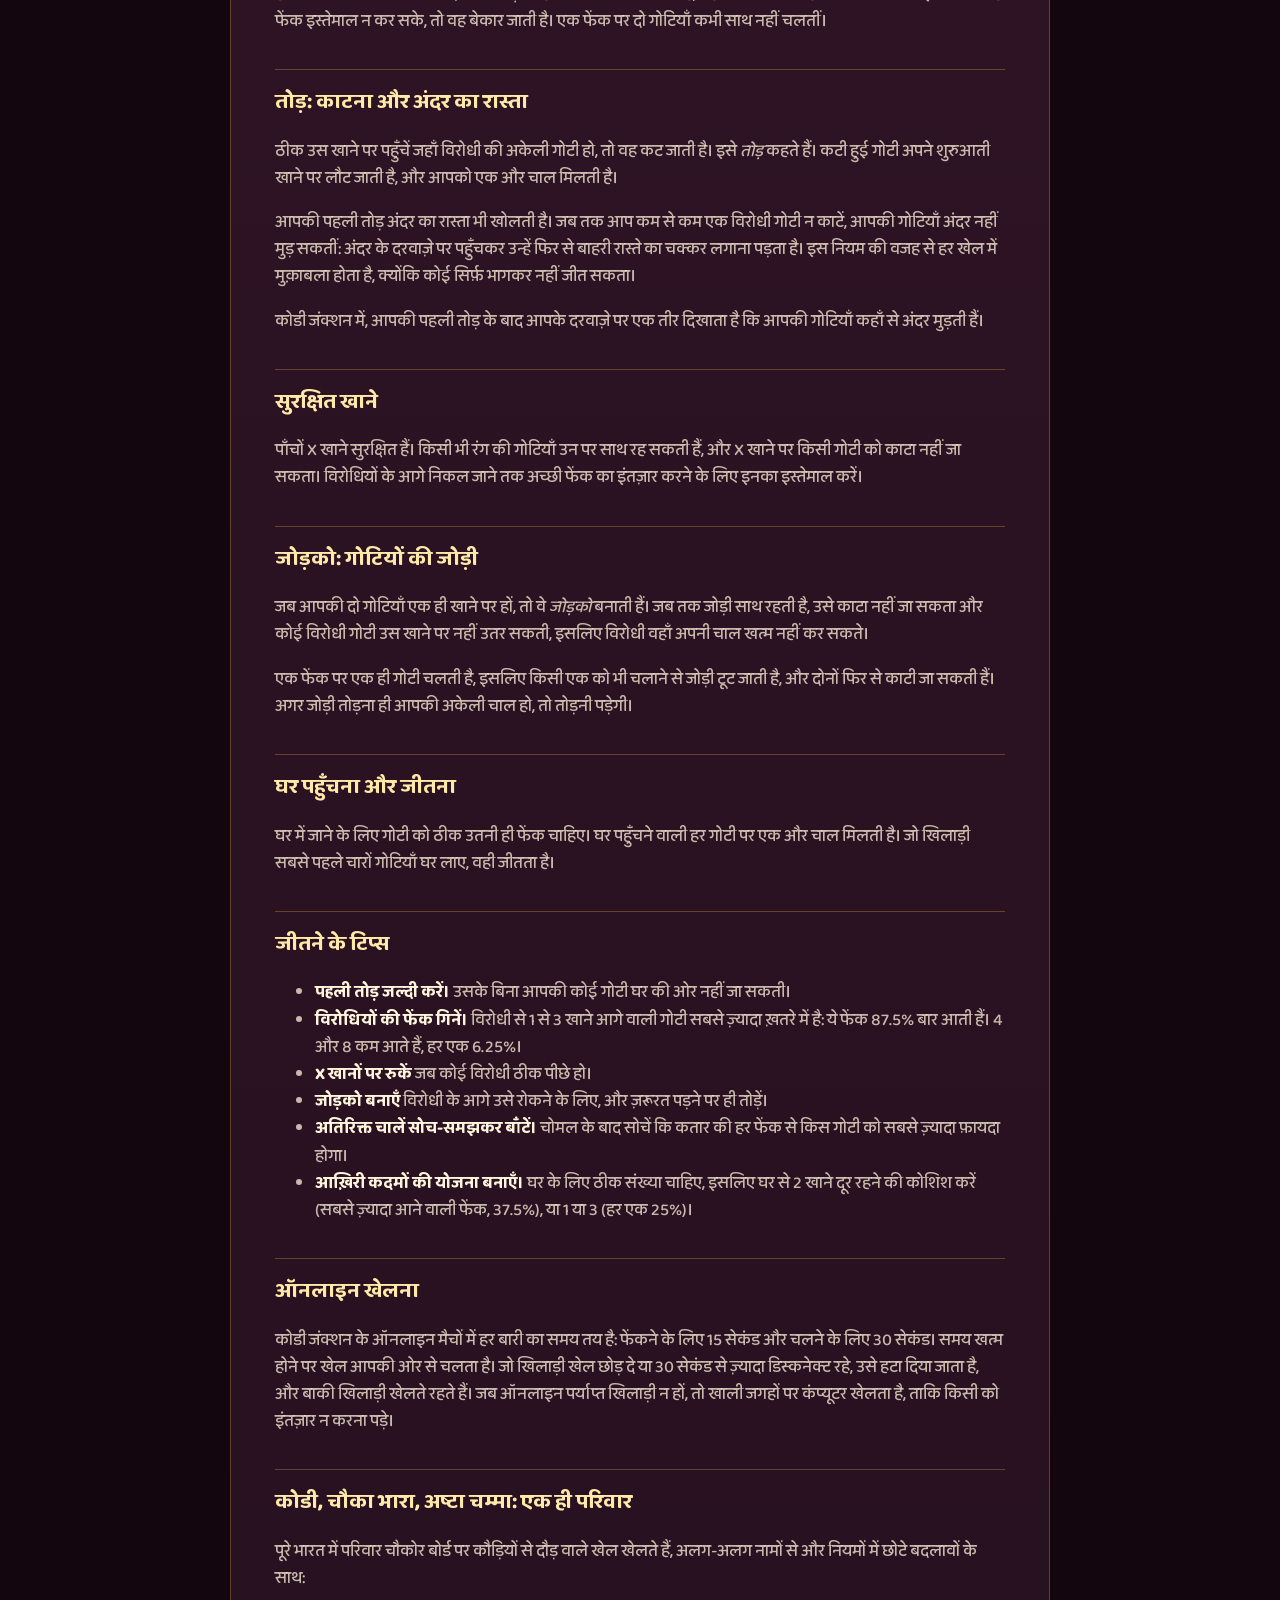
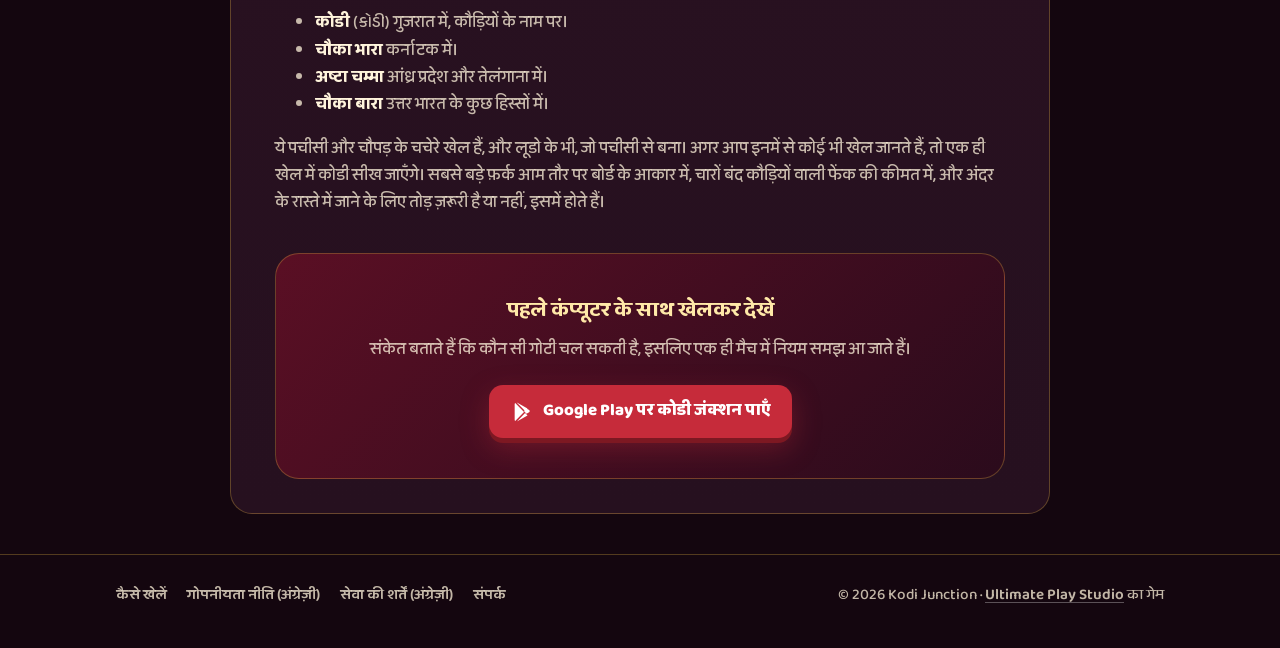
<file: hi/how-to-play.html>
<!DOCTYPE html>
<html lang="hi">
<head>
<meta charset="utf-8">
<meta name="viewport" content="width=device-width, initial-scale=1">
<title>कोडी कैसे खेलें: गुजराती कौड़ियों वाले बोर्ड गेम के नियम</title>
<meta name="description" content="कोडी के पूरे नियम, चौका बारा और अष्टा चम्मा जैसा गुजराती कौड़ियों वाला खेल: कौड़ियों की चालें, तोड़, सुरक्षित खाने, जोड़को और जीतने के टिप्स।">
<link rel="canonical" href="https://kodijunction.com/hi/how-to-play.html">
<link rel="alternate" hreflang="en" href="https://kodijunction.com/how-to-play.html">
<link rel="alternate" hreflang="gu" href="https://kodijunction.com/gu/how-to-play.html">
<link rel="alternate" hreflang="hi" href="https://kodijunction.com/hi/how-to-play.html">
<link rel="alternate" hreflang="x-default" href="https://kodijunction.com/how-to-play.html">
<meta name="robots" content="index, follow, max-image-preview:large">
<meta name="theme-color" content="#14060f">
<link rel="icon" type="image/png" href="/assets/favicon.png">
<link rel="apple-touch-icon" href="/assets/apple-touch-icon.png">
<link rel="manifest" href="/site.webmanifest">
<meta property="og:type" content="article">
<meta property="og:site_name" content="Kodi Junction">
<meta property="og:locale" content="hi_IN">
<meta property="og:url" content="https://kodijunction.com/hi/how-to-play.html">
<meta property="og:title" content="कोडी कैसे खेलें: गुजराती कौड़ियों वाले बोर्ड गेम के नियम">
<meta property="og:description" content="कौड़ियों की चालें, तोड़, सुरक्षित खाने और जोड़को, जीतने के टिप्स के साथ।">
<meta property="og:image" content="https://kodijunction.com/assets/og-image.jpg">
<meta property="og:image:width" content="1024">
<meta property="og:image:height" content="500">
<meta name="twitter:card" content="summary_large_image">
<meta name="twitter:title" content="कोडी कैसे खेलें: गुजराती कौड़ियों वाले बोर्ड गेम के नियम">
<meta name="twitter:description" content="कौड़ियों की चालें, तोड़, सुरक्षित खाने और जोड़को, जीतने के टिप्स के साथ।">
<meta name="twitter:image" content="https://kodijunction.com/assets/og-image.jpg">
<link rel="preload" href="/assets/fonts/baloo-2-devanagari-text.woff2" as="font" type="font/woff2" crossorigin>
<link rel="stylesheet" href="/assets/site.css">
<style>
/* Every Hindi letter on the Hindi pages, from Baloo 2, the Devanagari design of the same family. */
@font-face { font-family: "Baloo Bhai 2"; font-style: normal; font-weight: 500 800; font-display: swap;
  src: url(/assets/fonts/baloo-2-devanagari-text.woff2) format("woff2");
  unicode-range: U+0900-097F, U+1CD0-1CF9, U+200C-200D, U+20A8, U+20B9, U+25CC, U+A830-A839, U+A8E0-A8FF; }
</style>
<script type="application/ld+json">
{
  "@context": "https://schema.org",
  "@graph": [
    {
      "@type": "Article",
      "@id": "https://kodijunction.com/hi/how-to-play.html#article",
      "headline": "कोडी कैसे खेलें: गुजराती कौड़ियों वाले बोर्ड गेम के नियम",
      "description": "गुजरात के कौड़ियों वाले बोर्ड गेम के पूरे नियम: बोर्ड, कौड़ियों की चालें, तोड़, सुरक्षित खाने, जोड़को और जीतने के टिप्स।",
      "image": "https://kodijunction.com/assets/og-image.jpg",
      "datePublished": "2026-11-13",
      "dateModified": "2026-11-13",
      "inLanguage": "hi",
      "mainEntityOfPage": "https://kodijunction.com/hi/how-to-play.html",
      "author": { "@type": "Organization", "name": "Kodi Junction", "url": "https://kodijunction.com/" },
      "publisher": { "@type": "Organization", "name": "Kodi Junction", "logo": { "@type": "ImageObject", "url": "https://kodijunction.com/assets/icon-192.png" } },
      "about": { "@id": "https://kodijunction.com/#app" }
    },
    {
      "@type": "BreadcrumbList",
      "itemListElement": [
        { "@type": "ListItem", "position": 1, "name": "कोडी जंक्शन", "item": "https://kodijunction.com/hi/" },
        { "@type": "ListItem", "position": 2, "name": "कैसे खेलें", "item": "https://kodijunction.com/hi/how-to-play.html" }
      ]
    }
  ]
}
</script>
</head>
<body>
<header class="site-header">
  <div class="wrap">
    <a class="brand" href="/hi/"><img src="/assets/icon-96.webp" alt="" width="38" height="38"><span>Kodi Junction</span></a>
    <div class="header-end">
      <nav class="nav" aria-label="मुख्य">
        <a class="optional" href="/hi/">होम</a>
        <a href="/hi/how-to-play.html" aria-current="page">कैसे खेलें</a>
        <a class="optional" href="/hi/#faq">सवाल</a>
        <a class="optional" href="/privacy.html" hreflang="en">गोपनीयता</a>
      </nav>
      <nav class="lang-switch" aria-label="भाषा">
        <a href="/how-to-play.html" hreflang="en" lang="en">EN</a>
        <a href="/gu/how-to-play.html" hreflang="gu" lang="gu">ગુજરાતી</a>
        <a href="/hi/how-to-play.html" hreflang="hi" lang="hi" aria-current="true">हिंदी</a>
      </nav>
    </div>
  </div>
</header>

<main class="wrap">
  <nav class="crumbs" aria-label="ब्रेडक्रंब"><a href="/hi/">होम</a> <span aria-hidden="true">›</span> <span aria-current="page">कैसे खेलें</span></nav>
  <article class="guide">
    <h1>कोडी कैसे खेलें, गुजरात का कौड़ियों वाला बोर्ड गेम</h1>
    <p class="lead">कोडी गुजरात का दौड़ और काट वाला बोर्ड गेम है, जो पासे की जगह चार कौड़ियों से खेला जाता है। यह चौका भारा, अष्टा चम्मा और चौका बारा के परिवार का खेल है। यहाँ वही नियम हैं जो <a href="/hi/">कोडी जंक्शन</a> ऐप में इस्तेमाल होते हैं।</p>

    <nav class="toc" aria-label="इस पेज पर">
      <strong>इस पेज पर</strong>
      <ol>
        <li><a href="#goal">लक्ष्य</a></li>
        <li><a href="#board">बोर्ड और गोटियाँ</a></li>
        <li><a href="#throws">कौड़ियाँ फेंकना</a></li>
        <li><a href="#moving">गोटियाँ चलाना</a></li>
        <li><a href="#tohd">तोड़: काटना और अंदर का रास्ता</a></li>
        <li><a href="#safe">सुरक्षित खाने</a></li>
        <li><a href="#jodko">जोड़को: गोटियों की जोड़ी</a></li>
        <li><a href="#winning">घर पहुँचना और जीतना</a></li>
        <li><a href="#tips">जीतने के टिप्स</a></li>
        <li><a href="#online">ऑनलाइन खेलना</a></li>
        <li><a href="#names">कोडी, चौका भारा, अष्टा चम्मा: एक ही परिवार</a></li>
      </ol>
    </nav>

    <h2 id="goal">लक्ष्य</h2>
    <p>हर खिलाड़ी के पास चार गोटियाँ होती हैं। चारों गोटियों को बोर्ड पर घुमाकर किसी और से पहले बीच के घर में पहुँचाएँ। यह खेल 2 से 4 खिलाड़ी खेल सकते हैं।</p>

    <h2 id="board">बोर्ड और गोटियाँ</h2>
    <p>बोर्ड 25 खानों का 5×5 का चौकोर है, जो पारंपरिक रूप से कढ़ाई वाला कपड़ा होता है। पाँच खानों पर X का निशान होता है: हर तरफ़ का बीच वाला खाना, जहाँ से हर खिलाड़ी शुरू करता है, और बीच का खाना, जो घर है।</p>
    <ul>
      <li><strong>बाहरी रास्ता:</strong> किनारे के 16 खाने। हर गोटी अपने खिलाड़ी के X खाने से शुरू होती है और घड़ी की उल्टी दिशा में घूमती है।</li>
      <li><strong>अंदर का रास्ता:</strong> बीच के घर के चारों ओर के 8 खाने, जो घर तक ले जाते हैं।</li>
      <li><strong>बीच का घर</strong> (महा-चौकी): लक्ष्य, हर गोटी के रास्ते का 25वाँ खाना।</li>
    </ul>

    <h2 id="throws">कौड़ियाँ फेंकना</h2>
    <p>अपनी बारी पर चार कौड़ियाँ फेंकें और गिनें कि कितनी कौड़ियाँ खुली तरफ़ ऊपर करके गिरीं।</p>
    <div class="table-wrap">
      <table>
        <thead><tr><th scope="col">कौड़ियाँ</th><th scope="col">नाम</th><th scope="col">कदम</th><th scope="col">एक और चाल?</th></tr></thead>
        <tbody>
          <tr><td>1 खुली, 3 बंद</td><td>इस्तो</td><td>1 कदम</td><td>नहीं</td></tr>
          <tr><td>2 खुली, 2 बंद</td><td>दुग्गा</td><td>2 कदम</td><td>नहीं</td></tr>
          <tr><td>3 खुली, 1 बंद</td><td>तीगा</td><td>3 कदम</td><td>नहीं</td></tr>
          <tr><td>4 खुली</td><td>चौका</td><td>4 कदम</td><td>हाँ</td></tr>
          <tr><td>4 बंद</td><td>चोमल</td><td>8 कदम</td><td>हाँ</td></tr>
        </tbody>
      </table>
    </div>
    <p>सबसे ज़्यादा 2 आता है (37.5%), फिर 1 और 3 (हर एक 25%); 4 और 8 हर एक 6.25% बार आते हैं। चौका या चोमल आने पर तुरंत एक और चाल मिलती है। अतिरिक्त चालें जमा होती जाती हैं, इसलिए चोमल, चौका और दुग्गा के बाद आपके पास चलने के लिए 8, 4 और 2 होते हैं, हर एक के लिए एक गोटी की चाल।</p>

    <h2 id="moving">गोटियाँ चलाना</h2>
    <p>हर फेंक एक गोटी को उतने कदम आगे बढ़ाती है। कौन सी गोटी चलानी है, यह आप तय करते हैं। अगर आपकी कोई भी गोटी वह फेंक इस्तेमाल न कर सके, तो वह बेकार जाती है। एक फेंक पर दो गोटियाँ कभी साथ नहीं चलतीं।</p>

    <h2 id="tohd">तोड़: काटना और अंदर का रास्ता</h2>
    <p>ठीक उस खाने पर पहुँचें जहाँ विरोधी की अकेली गोटी हो, तो वह कट जाती है। इसे <em>तोड़</em> कहते हैं। कटी हुई गोटी अपने शुरुआती खाने पर लौट जाती है, और आपको एक और चाल मिलती है।</p>
    <p>आपकी पहली तोड़ अंदर का रास्ता भी खोलती है। जब तक आप कम से कम एक विरोधी गोटी न काटें, आपकी गोटियाँ अंदर नहीं मुड़ सकतीं: अंदर के दरवाज़े पर पहुँचकर उन्हें फिर से बाहरी रास्ते का चक्कर लगाना पड़ता है। इस नियम की वजह से हर खेल में मुक़ाबला होता है, क्योंकि कोई सिर्फ़ भागकर नहीं जीत सकता।</p>
    <p>कोडी जंक्शन में, आपकी पहली तोड़ के बाद आपके दरवाज़े पर एक तीर दिखाता है कि आपकी गोटियाँ कहाँ से अंदर मुड़ती हैं।</p>

    <h2 id="safe">सुरक्षित खाने</h2>
    <p>पाँचों X खाने सुरक्षित हैं। किसी भी रंग की गोटियाँ उन पर साथ रह सकती हैं, और X खाने पर किसी गोटी को काटा नहीं जा सकता। विरोधियों के आगे निकल जाने तक अच्छी फेंक का इंतज़ार करने के लिए इनका इस्तेमाल करें।</p>

    <h2 id="jodko">जोड़को: गोटियों की जोड़ी</h2>
    <p>जब आपकी दो गोटियाँ एक ही खाने पर हों, तो वे <em>जोड़को</em> बनाती हैं। जब तक जोड़ी साथ रहती है, उसे काटा नहीं जा सकता और कोई विरोधी गोटी उस खाने पर नहीं उतर सकती, इसलिए विरोधी वहाँ अपनी चाल खत्म नहीं कर सकते।</p>
    <p>एक फेंक पर एक ही गोटी चलती है, इसलिए किसी एक को भी चलाने से जोड़ी टूट जाती है, और दोनों फिर से काटी जा सकती हैं। अगर जोड़ी तोड़ना ही आपकी अकेली चाल हो, तो तोड़नी पड़ेगी।</p>

    <h2 id="winning">घर पहुँचना और जीतना</h2>
    <p>घर में जाने के लिए गोटी को ठीक उतनी ही फेंक चाहिए। घर पहुँचने वाली हर गोटी पर एक और चाल मिलती है। जो खिलाड़ी सबसे पहले चारों गोटियाँ घर लाए, वही जीतता है।</p>

    <h2 id="tips">जीतने के टिप्स</h2>
    <ul>
      <li><strong>पहली तोड़ जल्दी करें।</strong> उसके बिना आपकी कोई गोटी घर की ओर नहीं जा सकती।</li>
      <li><strong>विरोधियों की फेंक गिनें।</strong> विरोधी से 1 से 3 खाने आगे वाली गोटी सबसे ज़्यादा ख़तरे में है: ये फेंक 87.5% बार आती हैं। 4 और 8 कम आते हैं, हर एक 6.25%।</li>
      <li><strong>X खानों पर रुकें</strong> जब कोई विरोधी ठीक पीछे हो।</li>
      <li><strong>जोड़को बनाएँ</strong> विरोधी के आगे उसे रोकने के लिए, और ज़रूरत पड़ने पर ही तोड़ें।</li>
      <li><strong>अतिरिक्त चालें सोच-समझकर बाँटें।</strong> चोमल के बाद सोचें कि कतार की हर फेंक से किस गोटी को सबसे ज़्यादा फ़ायदा होगा।</li>
      <li><strong>आख़िरी कदमों की योजना बनाएँ।</strong> घर के लिए ठीक संख्या चाहिए, इसलिए घर से 2 खाने दूर रहने की कोशिश करें (सबसे ज़्यादा आने वाली फेंक, 37.5%), या 1 या 3 (हर एक 25%)।</li>
    </ul>

    <h2 id="online">ऑनलाइन खेलना</h2>
    <p>कोडी जंक्शन के ऑनलाइन मैचों में हर बारी का समय तय है: फेंकने के लिए 15 सेकंड और चलने के लिए 30 सेकंड। समय खत्म होने पर खेल आपकी ओर से चलता है। जो खिलाड़ी खेल छोड़ दे या 30 सेकंड से ज़्यादा डिस्कनेक्ट रहे, उसे हटा दिया जाता है, और बाकी खिलाड़ी खेलते रहते हैं। जब ऑनलाइन पर्याप्त खिलाड़ी न हों, तो खाली जगहों पर कंप्यूटर खेलता है, ताकि किसी को इंतज़ार न करना पड़े।</p>

    <h2 id="names">कोडी, चौका भारा, अष्टा चम्मा: एक ही परिवार</h2>
    <p>पूरे भारत में परिवार चौकोर बोर्ड पर कौड़ियों से दौड़ वाले खेल खेलते हैं, अलग-अलग नामों से और नियमों में छोटे बदलावों के साथ:</p>
    <ul>
      <li><strong>कोडी</strong> (<span lang="gu">કોડી</span>) गुजरात में, कौड़ियों के नाम पर।</li>
      <li><strong>चौका भारा</strong> कर्नाटक में।</li>
      <li><strong>अष्टा चम्मा</strong> आंध्र प्रदेश और तेलंगाना में।</li>
      <li><strong>चौका बारा</strong> उत्तर भारत के कुछ हिस्सों में।</li>
    </ul>
    <p>ये पचीसी और चौपड़ के चचेरे खेल हैं, और लूडो के भी, जो पचीसी से बना। अगर आप इनमें से कोई भी खेल जानते हैं, तो एक ही खेल में कोडी सीख जाएँगे। सबसे बड़े फ़र्क आम तौर पर बोर्ड के आकार में, चारों बंद कौड़ियों वाली फेंक की कीमत में, और अंदर के रास्ते में जाने के लिए तोड़ ज़रूरी है या नहीं, इसमें होते हैं।</p>

    <div class="cta" style="margin-top:36px">
      <h2>पहले कंप्यूटर के साथ खेलकर देखें</h2>
      <p class="section-sub">संकेत बताते हैं कि कौन सी गोटी चल सकती है, इसलिए एक ही मैच में नियम समझ आ जाते हैं।</p>
      <a class="btn btn-play" href="https://play.google.com/store/apps/details?id=com.kodijunction.app&amp;hl=hi&amp;referrer=utm_source%3Dkodijunction.com%26utm_medium%3Dwebsite%26utm_campaign%3Dhi_how_to_play">
        <svg viewBox="0 0 24 24" aria-hidden="true"><path fill="currentColor" d="M4.6 2.3a1.4 1.4 0 0 0-.6 1.2v17a1.4 1.4 0 0 0 .6 1.2l9.6-9.7zm10.8 8.5 2.6-2.6L6.4 1.6l-.2-.1zm0 2.4-9.2 9.3.2-.1 11.6-6.6zm4.4-3.5-2.9-1.6-2.8 2.9 2.8 2.9 2.9-1.7c.8-.4.8-2 0-2.5z"/></svg>
        Google Play पर कोडी जंक्शन पाएँ
      </a>
    </div>
  </article>
</main>

<footer class="site-footer">
  <div class="wrap">
    <nav class="footer-links" aria-label="साइट">
      <a href="/hi/how-to-play.html">कैसे खेलें</a>
      <a href="/privacy.html" hreflang="en">गोपनीयता नीति (अंग्रेज़ी)</a>
      <a href="/terms.html" hreflang="en">सेवा की शर्तें (अंग्रेज़ी)</a>
      <a href="mailto:androidpyus@gmail.com">संपर्क</a>
    </nav>
    <div>© 2026 Kodi Junction · <a href="https://ultimateplaystudio.com/">Ultimate Play Studio</a> का गेम</div>
  </div>
</footer>
</body>
</html>
</file>
<file: assets/site.css>
/* Kodi Junction website: the game's night-maroon and gold, on every page. */
/* Baloo Bhai 2 (SIL Open Font License), served from this site so the page needs no extra connections.
   The Gujarati file holds only the glyphs for the hero title, કોડી જંક્શન. */
@font-face { font-family: "Baloo Bhai 2"; font-style: normal; font-weight: 500 800; font-display: swap;
  src: url(/assets/fonts/baloo-bhai-2-gujarati.woff2) format("woff2");
  unicode-range: U+0951-0952, U+0964-0965, U+0A80-0AFF, U+200C-200D, U+20B9, U+25CC, U+A830-A839; }
/* The few Devanagari letters on every page (the language switch); the Hindi
   pages declare a fuller face of their own, which takes precedence. */
@font-face { font-family: "Baloo Bhai 2"; font-style: normal; font-weight: 500 800; font-display: swap;
  src: url(/assets/fonts/baloo-2-devanagari-mini.woff2) format("woff2");
  unicode-range: U+0900-097F, U+1CD0-1CF9, U+200C-200D, U+20A8, U+20B9, U+25CC, U+A830-A839, U+A8E0-A8FF; }
@font-face { font-family: "Baloo Bhai 2"; font-style: normal; font-weight: 500 800; font-display: swap;
  src: url(/assets/fonts/baloo-bhai-2-latin-ext.woff2) format("woff2");
  unicode-range: U+0100-02BA, U+02BD-02C5, U+02C7-02CC, U+02CE-02D7, U+02DD-02FF, U+0304, U+0308, U+0329, U+1D00-1DBF, U+1E00-1E9F, U+1EF2-1EFF, U+2020, U+20A0-20AB, U+20AD-20C4, U+2113, U+2C60-2C7F, U+A720-A7FF; }
@font-face { font-family: "Baloo Bhai 2"; font-style: normal; font-weight: 500 800; font-display: swap;
  src: url(/assets/fonts/baloo-bhai-2-latin.woff2) format("woff2");
  unicode-range: U+0000-00FF, U+0131, U+0152-0153, U+02BB-02BC, U+02C6, U+02DA, U+02DC, U+0304, U+0308, U+0329, U+2000-206F, U+20AC, U+2122, U+2191, U+2193, U+2212, U+2215, U+FEFF, U+FFFD; }

:root {
  --night: #14060f;
  --maroon: #4a0d1f;
  --panel: #26101f;
  --panel-2: #321526;
  --line: rgba(246, 199, 68, 0.28);
  --gold: #f6c744;
  --gold-light: #ffe9a8;
  --text: #fff4dc;
  --soft: rgba(255, 244, 220, 0.74);
  --crimson: #c62b3a;
  --teal: #0f9d8c;
  --radius: 18px;
  --max: 1080px;
}

* { box-sizing: border-box; }
html { scroll-behavior: smooth; -webkit-text-size-adjust: 100%; }
body {
  margin: 0;
  background: var(--night);
  background-image:
    radial-gradient(circle at 50% -10%, #6b1430 0, transparent 55%),
    radial-gradient(circle at 100% 40%, rgba(90, 15, 36, 0.55) 0, transparent 40%);
  background-attachment: fixed;
  color: var(--text);
  font: 17px/1.6 "Baloo Bhai 2", system-ui, -apple-system, "Segoe UI", sans-serif;
}
img { max-width: 100%; height: auto; display: block; }
a { color: var(--gold-light); }
a:hover { color: var(--gold); }
:focus-visible { outline: 3px solid var(--gold); outline-offset: 3px; border-radius: 6px; }

.wrap { width: 100%; max-width: var(--max); margin: 0 auto; padding: 0 16px; }

/* Header */
.site-header {
  position: sticky; top: 0; z-index: 10;
  background: rgba(20, 6, 15, 0.82);
  backdrop-filter: blur(10px);
  -webkit-backdrop-filter: blur(10px);
  border-bottom: 1px solid var(--line);
}
.site-header .wrap { display: flex; align-items: center; justify-content: space-between; gap: 12px; min-height: 64px; }
.brand { display: flex; align-items: center; gap: 10px; text-decoration: none; color: var(--gold-light); font-weight: 800; font-size: 1.15rem; white-space: nowrap; }
.brand img { width: 38px; height: 38px; border-radius: 10px; border: 1.5px solid var(--gold); }
.nav { display: flex; gap: 4px; flex-wrap: wrap; justify-content: flex-end; }
.nav a { color: var(--soft); text-decoration: none; font-weight: 600; font-size: 0.95rem; padding: 6px 10px; border-radius: 10px; }
.nav a:hover, .nav a[aria-current="page"] { color: var(--gold-light); background: rgba(246, 199, 68, 0.1); }
.header-end { display: flex; align-items: center; gap: 8px; }
.lang-switch { display: flex; flex-shrink: 0; border: 1px solid var(--line); border-radius: 999px; overflow: hidden; }
.lang-switch a { color: var(--soft); text-decoration: none; font-weight: 700; font-size: 0.85rem; line-height: 1.5; padding: 3px 9px; white-space: nowrap; }
.lang-switch a + a { border-left: 1px solid var(--line); }
.lang-switch a:hover { color: var(--gold-light); background: rgba(246, 199, 68, 0.1); }
.lang-switch a[aria-current="true"] { background: var(--gold); color: var(--night); }
@media (max-width: 640px) {
  .nav .optional { display: none; }
  .brand span { font-size: 1rem; }
}
@media (max-width: 480px) {
  .brand span { display: none; }
  .nav a { padding: 6px 8px; }
}
/* Letter spacing pulls apart the joined letters of Gujarati and Hindi. */
:lang(gu) .eyebrow, :lang(hi) .eyebrow { letter-spacing: 0.02em; }

/* Buttons */
.btn {
  display: inline-flex; align-items: center; justify-content: center; gap: 10px;
  padding: 13px 22px; border-radius: 14px; font-weight: 800; font-size: 1.05rem;
  text-decoration: none; color: #fff; border: 0; cursor: pointer;
  transition: transform 0.12s ease, filter 0.12s ease;
}
.btn:hover { color: #fff; filter: brightness(1.08); transform: translateY(-1px); }
.btn:active { transform: translateY(2px); }
.btn-play { background: var(--crimson); box-shadow: 0 5px 0 #7d1822, 0 10px 28px rgba(198, 43, 58, 0.35); }
.btn-ghost { background: transparent; color: var(--gold-light); border: 1.5px solid var(--line); }
.btn-ghost:hover { color: var(--gold); border-color: var(--gold); }
.btn svg { width: 22px; height: 22px; flex: none; }

/* Hero */
.hero { padding: 56px 0 40px; }
.hero .wrap { display: grid; grid-template-columns: 1.1fr 0.9fr; gap: 40px; align-items: center; }
.eyebrow { color: var(--gold); font-weight: 800; letter-spacing: 0.18em; text-transform: uppercase; font-size: 0.85rem; margin: 0 0 6px; }
.gujarati { font-size: clamp(2.6rem, 7vw, 4.2rem); line-height: 1.1; margin: 0; color: var(--gold); text-shadow: 0 4px 22px rgba(246, 199, 68, 0.35); font-weight: 800; }
.hero h1 { font-size: clamp(1.5rem, 3.6vw, 2.3rem); line-height: 1.2; margin: 8px 0 14px; }
.hero .lead { color: var(--soft); font-size: 1.12rem; margin: 0 0 26px; max-width: 34em; }
.actions { display: flex; flex-wrap: wrap; gap: 12px; }
.chips { display: flex; flex-wrap: wrap; gap: 8px; margin-top: 22px; padding: 0; list-style: none; }
.chips li { border: 1px solid var(--line); border-radius: 999px; padding: 4px 12px; font-size: 0.9rem; color: var(--soft); }
.hero-shot { justify-self: center; width: min(340px, 100%); filter: drop-shadow(0 24px 50px rgba(0, 0, 0, 0.55)); }
.hero-shot img { border-radius: 26px; border: 2px solid var(--line); }
@media (max-width: 820px) {
  .hero { padding-top: 36px; }
  .hero .wrap { grid-template-columns: 1fr; text-align: center; }
  .hero .lead { margin-left: auto; margin-right: auto; }
  .actions, .chips { justify-content: center; }
  .hero-shot { width: min(300px, 82%); }
}

/* Sections */
section { padding: 48px 0; }
.section-title { text-align: center; margin: 0 0 8px; font-size: clamp(1.6rem, 3.4vw, 2.2rem); color: var(--gold-light); }
.section-sub { text-align: center; color: var(--soft); margin: 0 auto 30px; max-width: 38em; }

.cards { display: grid; grid-template-columns: repeat(auto-fit, minmax(230px, 1fr)); gap: 16px; }
.card { background: linear-gradient(180deg, var(--panel-2), var(--panel)); border: 1px solid var(--line); border-radius: var(--radius); padding: 22px; }
.card .icon { width: 46px; height: 46px; border-radius: 14px; display: grid; place-items: center; font-size: 1.5rem; margin-bottom: 12px; }
.card h3 { margin: 0 0 6px; font-size: 1.2rem; color: var(--gold-light); }
.card p { margin: 0; color: var(--soft); font-size: 0.98rem; }

/* How to play */
.how { display: grid; grid-template-columns: 1fr 1fr; gap: 20px; align-items: start; }
@media (max-width: 760px) { .how { grid-template-columns: 1fr; } }
.throws { display: grid; grid-template-columns: repeat(5, 1fr); gap: 8px; text-align: center; }
.throw { background: var(--panel); border: 1px solid var(--line); border-radius: 14px; padding: 12px 4px; }
.throw .shells { display: flex; justify-content: center; gap: 3px; margin-bottom: 8px; }
.shell { width: 11px; height: 17px; border-radius: 50%; background: #f3e6c8; box-shadow: inset 0 -2px 0 rgba(0,0,0,0.15); position: relative; }
.shell.open::after { content: ""; position: absolute; left: 50%; top: 3px; bottom: 3px; width: 2px; margin-left: -1px; background: #3a1d12; border-radius: 2px; }
.throw strong { display: block; font-size: 1.5rem; color: var(--gold); line-height: 1; }
.throw span { font-size: 0.8rem; color: var(--soft); }
.rules { margin: 0; padding: 0; list-style: none; display: grid; gap: 10px; }
.rules li { background: var(--panel); border: 1px solid var(--line); border-radius: 14px; padding: 12px 14px 12px 44px; position: relative; color: var(--soft); }
.rules li::before { content: "✦"; position: absolute; left: 16px; top: 11px; color: var(--gold); }
.rules strong { color: var(--text); }
.note { color: var(--soft); font-size: 0.95rem; margin-top: 14px; }

/* Screenshot strip */
.shots { display: flex; gap: 14px; overflow-x: auto; scroll-snap-type: x mandatory; padding: 4px 4px 14px; scrollbar-color: var(--maroon) transparent; }
.shots img { width: 220px; flex: none; border-radius: 18px; border: 1.5px solid var(--line); scroll-snap-align: center; }

/* Closing call to action */
.cta { text-align: center; background: linear-gradient(135deg, #5a0f24, #2b0b1c); border: 1px solid var(--line); border-radius: 24px; padding: 40px 20px; }
.cta h2 { margin: 0 0 8px; font-size: clamp(1.5rem, 3.4vw, 2.1rem); color: var(--gold-light); }
.cta .section-sub { margin-bottom: 22px; }

/* Footer */
.site-footer { border-top: 1px solid var(--line); margin-top: 40px; padding: 28px 0 40px; color: var(--soft); font-size: 0.95rem; }
.site-footer .wrap { display: flex; flex-wrap: wrap; gap: 14px 28px; justify-content: space-between; align-items: center; }
.footer-links { display: flex; flex-wrap: wrap; gap: 6px 20px; }
.footer-links a { color: var(--soft); text-decoration: none; font-weight: 600; }
.footer-links a:hover { color: var(--gold-light); }
.site-footer .wrap > div a { color: inherit; font-weight: 600; text-decoration-color: rgb(255 255 255 / 30%); text-underline-offset: 3px; }
.site-footer .wrap > div a:hover { color: var(--gold-light); }

/* Privacy policy and terms */
.doc { max-width: 760px; margin: 36px auto; background: linear-gradient(180deg, var(--panel-2), var(--panel)); border: 1px solid var(--line); border-radius: 22px; padding: 34px clamp(18px, 5vw, 44px); }
.doc h1 { margin: 0 0 6px; font-size: clamp(1.6rem, 4vw, 2.2rem); line-height: 1.2; color: var(--gold); }
.doc h2 { margin: 30px 0 8px; font-size: 1.3rem; color: var(--gold-light); padding-top: 14px; border-top: 1px solid var(--line); }
.doc p, .doc li { color: var(--soft); }
.doc p:first-of-type { display: inline-block; background: rgba(246, 199, 68, 0.12); color: var(--gold-light); border-radius: 999px; padding: 2px 12px; font-size: 0.92rem; margin-top: 4px; }
.doc a { word-break: break-word; }
.doc-switch { max-width: 760px; margin: 0 auto 8px; display: flex; gap: 8px; justify-content: center; flex-wrap: wrap; }
.doc-switch a { text-decoration: none; border: 1px solid var(--line); border-radius: 999px; padding: 6px 14px; color: var(--soft); font-weight: 600; font-size: 0.95rem; }
.doc-switch a[aria-current="page"] { background: var(--gold); color: var(--night); border-color: var(--gold); }

/* Link under the home page rules */
.rules li.more { padding-left: 14px; background: transparent; border-style: dashed; }
.rules li.more::before { content: none; }

/* FAQ */
.faq { max-width: 780px; margin: 0 auto; display: grid; gap: 10px; }
.faq details { background: linear-gradient(180deg, var(--panel-2), var(--panel)); border: 1px solid var(--line); border-radius: 14px; padding: 0 18px; }
.faq summary { cursor: pointer; list-style: none; padding: 14px 28px 14px 0; font-weight: 700; color: var(--gold-light); position: relative; }
.faq summary::-webkit-details-marker { display: none; }
.faq summary::after { content: "+"; position: absolute; right: 0; top: 10px; font-size: 1.4rem; color: var(--gold); }
.faq details[open] summary::after { content: "−"; }
.faq details p { margin: 0 0 16px; color: var(--soft); }

/* Rules guide */
.crumbs { margin: 24px auto 0; max-width: 820px; font-size: 0.92rem; color: var(--soft); }
.crumbs a { color: var(--soft); }
.guide { max-width: 820px; margin: 12px auto 36px; background: linear-gradient(180deg, var(--panel-2), var(--panel)); border: 1px solid var(--line); border-radius: 22px; padding: 34px clamp(18px, 5vw, 44px); }
.guide h1 { margin: 0 0 10px; font-size: clamp(1.6rem, 4vw, 2.3rem); line-height: 1.2; color: var(--gold); }
.guide h2 { margin: 34px 0 8px; font-size: 1.35rem; color: var(--gold-light); padding-top: 16px; border-top: 1px solid var(--line); scroll-margin-top: 80px; }
.guide p, .guide li { color: var(--soft); }
.guide strong { color: var(--text); }
.guide .lead { font-size: 1.1rem; }
.guide .cta h2 { border-top: 0; padding-top: 0; margin-top: 0; }
.toc { background: rgba(0, 0, 0, 0.2); border: 1px solid var(--line); border-radius: 14px; padding: 14px 18px; margin: 18px 0 8px; }
.toc strong { color: var(--gold-light); }
.toc ol { margin: 8px 0 0; padding-left: 22px; columns: 2 240px; column-gap: 28px; }
.toc li { margin: 2px 0; break-inside: avoid; }
.table-wrap { overflow-x: auto; }
.guide table { width: 100%; border-collapse: collapse; margin: 8px 0 14px; font-size: 0.98rem; }
.guide th, .guide td { text-align: left; padding: 9px 10px; border-bottom: 1px solid var(--line); }
.guide th { color: var(--gold-light); }
.guide td { color: var(--soft); }

@media (prefers-reduced-motion: reduce) {
  html { scroll-behavior: auto; }
  .btn { transition: none; }
}
</file>
